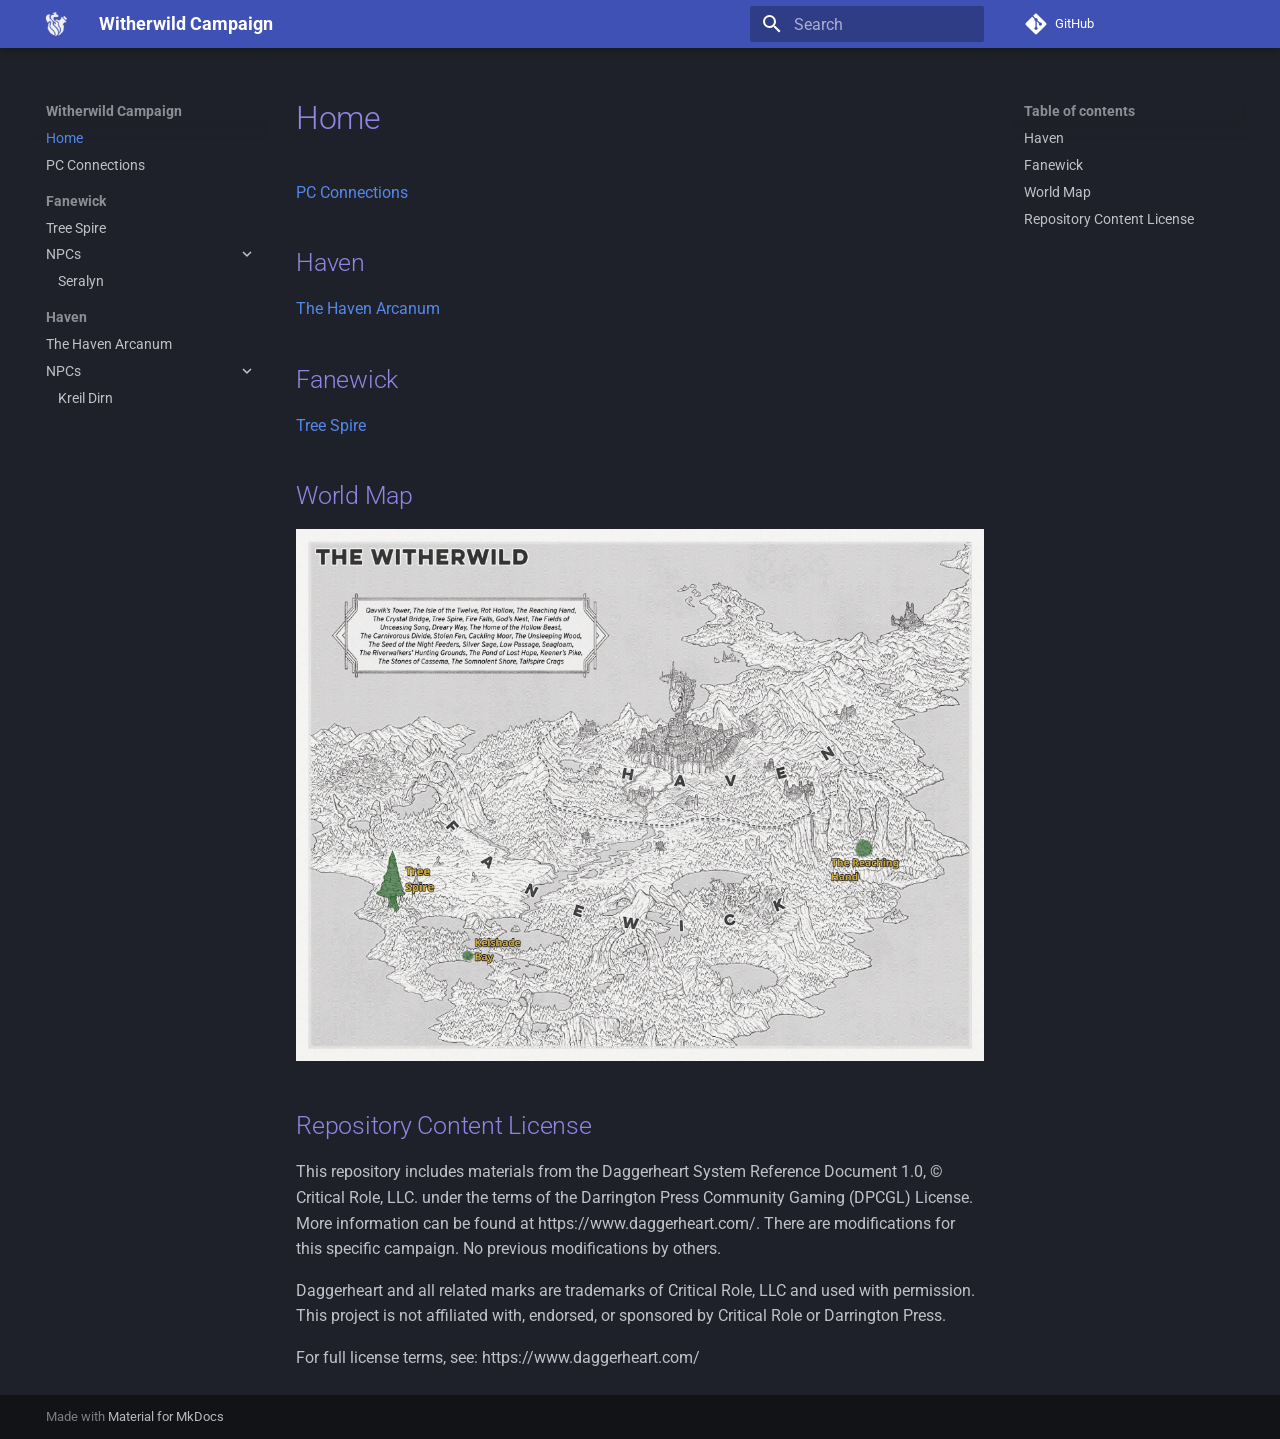
<file: index.html>
<!doctype html>
<html lang="en" class="no-js">
  <head>
    
      <meta charset="utf-8">
      <meta name="viewport" content="width=device-width,initial-scale=1">
      
      
      
        <link rel="canonical" href="https://derbal213.github.io/daggerheart-campaign/">
      
      
      
        <link rel="next" href="PC%20Connections/">
      
      
        
      
      
      <link rel="icon" href="favicon.png">
      <meta name="generator" content="mkdocs-1.6.1, mkdocs-material-9.7.0">
    
    
      
        <title>Witherwild Campaign</title>
      
    
    
      <link rel="stylesheet" href="assets/stylesheets/main.618322db.min.css">
      
        
        <link rel="stylesheet" href="assets/stylesheets/palette.ab4e12ef.min.css">
      
      


    
    
      
    
    
      
        
        
        <link rel="preconnect" href="https://fonts.gstatic.com" crossorigin>
        <link rel="stylesheet" href="https://fonts.googleapis.com/css?family=Roboto:300,300i,400,400i,700,700i%7CRoboto+Mono:400,400i,700,700i&display=fallback">
        <style>:root{--md-text-font:"Roboto";--md-code-font:"Roboto Mono"}</style>
      
    
    
      <link rel="stylesheet" href="css/print-site.css">
    
      <link rel="stylesheet" href="css/print-site-material.css">
    
      <link rel="stylesheet" href="extra.css">
    
    <script>__md_scope=new URL(".",location),__md_hash=e=>[...e].reduce(((e,_)=>(e<<5)-e+_.charCodeAt(0)),0),__md_get=(e,_=localStorage,t=__md_scope)=>JSON.parse(_.getItem(t.pathname+"."+e)),__md_set=(e,_,t=localStorage,a=__md_scope)=>{try{t.setItem(a.pathname+"."+e,JSON.stringify(_))}catch(e){}}</script>
    
      

    
    
  </head>
  
  
    
    
    
    
    
    <body dir="ltr" data-md-color-scheme="slate" data-md-color-primary="indigo" data-md-color-accent="indigo">
  
    
    <input class="md-toggle" data-md-toggle="drawer" type="checkbox" id="__drawer" autocomplete="off">
    <input class="md-toggle" data-md-toggle="search" type="checkbox" id="__search" autocomplete="off">
    <label class="md-overlay" for="__drawer"></label>
    <div data-md-component="skip">
      
        
        <a href="#home" class="md-skip">
          Skip to content
        </a>
      
    </div>
    <div data-md-component="announce">
      
    </div>
    
    
      

  

<header class="md-header md-header--shadow" data-md-component="header">
  <nav class="md-header__inner md-grid" aria-label="Header">
    <a href="." title="Witherwild Campaign" class="md-header__button md-logo" aria-label="Witherwild Campaign" data-md-component="logo">
      
  <img src="favicon.png" alt="logo">

    </a>
    <label class="md-header__button md-icon" for="__drawer">
      
      <svg xmlns="http://www.w3.org/2000/svg" viewBox="0 0 24 24"><path d="M3 6h18v2H3zm0 5h18v2H3zm0 5h18v2H3z"/></svg>
    </label>
    <div class="md-header__title" data-md-component="header-title">
      <div class="md-header__ellipsis">
        <div class="md-header__topic">
          <span class="md-ellipsis">
            Witherwild Campaign
          </span>
        </div>
        <div class="md-header__topic" data-md-component="header-topic">
          <span class="md-ellipsis">
            
              Home
            
          </span>
        </div>
      </div>
    </div>
    
      
    
    
    
    
      
      
        <label class="md-header__button md-icon" for="__search">
          
          <svg xmlns="http://www.w3.org/2000/svg" viewBox="0 0 24 24"><path d="M9.5 3A6.5 6.5 0 0 1 16 9.5c0 1.61-.59 3.09-1.56 4.23l.27.27h.79l5 5-1.5 1.5-5-5v-.79l-.27-.27A6.52 6.52 0 0 1 9.5 16 6.5 6.5 0 0 1 3 9.5 6.5 6.5 0 0 1 9.5 3m0 2C7 5 5 7 5 9.5S7 14 9.5 14 14 12 14 9.5 12 5 9.5 5"/></svg>
        </label>
        <div class="md-search" data-md-component="search" role="dialog">
  <label class="md-search__overlay" for="__search"></label>
  <div class="md-search__inner" role="search">
    <form class="md-search__form" name="search">
      <input type="text" class="md-search__input" name="query" aria-label="Search" placeholder="Search" autocapitalize="off" autocorrect="off" autocomplete="off" spellcheck="false" data-md-component="search-query" required>
      <label class="md-search__icon md-icon" for="__search">
        
        <svg xmlns="http://www.w3.org/2000/svg" viewBox="0 0 24 24"><path d="M9.5 3A6.5 6.5 0 0 1 16 9.5c0 1.61-.59 3.09-1.56 4.23l.27.27h.79l5 5-1.5 1.5-5-5v-.79l-.27-.27A6.52 6.52 0 0 1 9.5 16 6.5 6.5 0 0 1 3 9.5 6.5 6.5 0 0 1 9.5 3m0 2C7 5 5 7 5 9.5S7 14 9.5 14 14 12 14 9.5 12 5 9.5 5"/></svg>
        
        <svg xmlns="http://www.w3.org/2000/svg" viewBox="0 0 24 24"><path d="M20 11v2H8l5.5 5.5-1.42 1.42L4.16 12l7.92-7.92L13.5 5.5 8 11z"/></svg>
      </label>
      <nav class="md-search__options" aria-label="Search">
        
        <button type="reset" class="md-search__icon md-icon" title="Clear" aria-label="Clear" tabindex="-1">
          
          <svg xmlns="http://www.w3.org/2000/svg" viewBox="0 0 24 24"><path d="M19 6.41 17.59 5 12 10.59 6.41 5 5 6.41 10.59 12 5 17.59 6.41 19 12 13.41 17.59 19 19 17.59 13.41 12z"/></svg>
        </button>
      </nav>
      
    </form>
    <div class="md-search__output">
      <div class="md-search__scrollwrap" tabindex="0" data-md-scrollfix>
        <div class="md-search-result" data-md-component="search-result">
          <div class="md-search-result__meta">
            Initializing search
          </div>
          <ol class="md-search-result__list" role="presentation"></ol>
        </div>
      </div>
    </div>
  </div>
</div>
      
    
    
      <div class="md-header__source">
        <a href="https://github.com/derbal213/daggerheart-campaign" title="Go to repository" class="md-source" data-md-component="source">
  <div class="md-source__icon md-icon">
    
    <svg xmlns="http://www.w3.org/2000/svg" viewBox="0 0 448 512"><!--! Font Awesome Free 7.1.0 by @fontawesome - https://fontawesome.com License - https://fontawesome.com/license/free (Icons: CC BY 4.0, Fonts: SIL OFL 1.1, Code: MIT License) Copyright 2025 Fonticons, Inc.--><path d="M439.6 236.1 244 40.5c-5.4-5.5-12.8-8.5-20.4-8.5s-15 3-20.4 8.4L162.5 81l51.5 51.5c27.1-9.1 52.7 16.8 43.4 43.7l49.7 49.7c34.2-11.8 61.2 31 35.5 56.7-26.5 26.5-70.2-2.9-56-37.3L240.3 199v121.9c25.3 12.5 22.3 41.8 9.1 55-6.4 6.4-15.2 10.1-24.3 10.1s-17.8-3.6-24.3-10.1c-17.6-17.6-11.1-46.9 11.2-56v-123c-20.8-8.5-24.6-30.7-18.6-45L142.6 101 8.5 235.1C3 240.6 0 247.9 0 255.5s3 15 8.5 20.4l195.6 195.7c5.4 5.4 12.7 8.4 20.4 8.4s15-3 20.4-8.4l194.7-194.7c5.4-5.4 8.4-12.8 8.4-20.4s-3-15-8.4-20.4"/></svg>
  </div>
  <div class="md-source__repository">
    GitHub
  </div>
</a>
      </div>
    
  </nav>
  
</header>
    
    <div class="md-container" data-md-component="container">
      
      
        
          
        
      
      <main class="md-main" data-md-component="main">
        <div class="md-main__inner md-grid">
          
            
              
              <div class="md-sidebar md-sidebar--primary" data-md-component="sidebar" data-md-type="navigation" >
                <div class="md-sidebar__scrollwrap">
                  <div class="md-sidebar__inner">
                    



<nav class="md-nav md-nav--primary" aria-label="Navigation" data-md-level="0">
  <label class="md-nav__title" for="__drawer">
    <a href="." title="Witherwild Campaign" class="md-nav__button md-logo" aria-label="Witherwild Campaign" data-md-component="logo">
      
  <img src="favicon.png" alt="logo">

    </a>
    Witherwild Campaign
  </label>
  
    <div class="md-nav__source">
      <a href="https://github.com/derbal213/daggerheart-campaign" title="Go to repository" class="md-source" data-md-component="source">
  <div class="md-source__icon md-icon">
    
    <svg xmlns="http://www.w3.org/2000/svg" viewBox="0 0 448 512"><!--! Font Awesome Free 7.1.0 by @fontawesome - https://fontawesome.com License - https://fontawesome.com/license/free (Icons: CC BY 4.0, Fonts: SIL OFL 1.1, Code: MIT License) Copyright 2025 Fonticons, Inc.--><path d="M439.6 236.1 244 40.5c-5.4-5.5-12.8-8.5-20.4-8.5s-15 3-20.4 8.4L162.5 81l51.5 51.5c27.1-9.1 52.7 16.8 43.4 43.7l49.7 49.7c34.2-11.8 61.2 31 35.5 56.7-26.5 26.5-70.2-2.9-56-37.3L240.3 199v121.9c25.3 12.5 22.3 41.8 9.1 55-6.4 6.4-15.2 10.1-24.3 10.1s-17.8-3.6-24.3-10.1c-17.6-17.6-11.1-46.9 11.2-56v-123c-20.8-8.5-24.6-30.7-18.6-45L142.6 101 8.5 235.1C3 240.6 0 247.9 0 255.5s3 15 8.5 20.4l195.6 195.7c5.4 5.4 12.7 8.4 20.4 8.4s15-3 20.4-8.4l194.7-194.7c5.4-5.4 8.4-12.8 8.4-20.4s-3-15-8.4-20.4"/></svg>
  </div>
  <div class="md-source__repository">
    GitHub
  </div>
</a>
    </div>
  
  <ul class="md-nav__list" data-md-scrollfix>
    
      
      
  
  
    
  
  
  
    <li class="md-nav__item md-nav__item--active">
      
      <input class="md-nav__toggle md-toggle" type="checkbox" id="__toc">
      
      
        
      
      
        <label class="md-nav__link md-nav__link--active" for="__toc">
          
  
  
  <span class="md-ellipsis">
    
  
    Home
  

    
  </span>
  
  

          <span class="md-nav__icon md-icon"></span>
        </label>
      
      <a href="." class="md-nav__link md-nav__link--active">
        
  
  
  <span class="md-ellipsis">
    
  
    Home
  

    
  </span>
  
  

      </a>
      
        

<nav class="md-nav md-nav--secondary" aria-label="Table of contents">
  
  
  
    
  
  
    <label class="md-nav__title" for="__toc">
      <span class="md-nav__icon md-icon"></span>
      Table of contents
    </label>
    <ul class="md-nav__list" data-md-component="toc" data-md-scrollfix>
      
        <li class="md-nav__item">
  <a href="#haven" class="md-nav__link">
    <span class="md-ellipsis">
      
        Haven
      
    </span>
  </a>
  
</li>
      
        <li class="md-nav__item">
  <a href="#fanewick" class="md-nav__link">
    <span class="md-ellipsis">
      
        Fanewick
      
    </span>
  </a>
  
</li>
      
        <li class="md-nav__item">
  <a href="#world-map" class="md-nav__link">
    <span class="md-ellipsis">
      
        World Map
      
    </span>
  </a>
  
</li>
      
        <li class="md-nav__item">
  <a href="#repository-content-license" class="md-nav__link">
    <span class="md-ellipsis">
      
        Repository Content License
      
    </span>
  </a>
  
</li>
      
    </ul>
  
</nav>
      
    </li>
  

    
      
      
  
  
  
  
    <li class="md-nav__item">
      <a href="PC%20Connections/" class="md-nav__link">
        
  
  
  <span class="md-ellipsis">
    
  
    PC Connections
  

    
  </span>
  
  

      </a>
    </li>
  

    
      
      
  
  
  
  
    
    
    
    
      
        
        
      
    
    
    <li class="md-nav__item md-nav__item--section md-nav__item--nested">
      
        
        
          
        
        <input class="md-nav__toggle md-toggle md-toggle--indeterminate" type="checkbox" id="__nav_3" >
        
          
          <label class="md-nav__link" for="__nav_3" id="__nav_3_label" tabindex="">
            
  
  
  <span class="md-ellipsis">
    
  
    Fanewick
  

    
  </span>
  
  

            <span class="md-nav__icon md-icon"></span>
          </label>
        
        <nav class="md-nav" data-md-level="1" aria-labelledby="__nav_3_label" aria-expanded="false">
          <label class="md-nav__title" for="__nav_3">
            <span class="md-nav__icon md-icon"></span>
            
  
    Fanewick
  

          </label>
          <ul class="md-nav__list" data-md-scrollfix>
            
              
                
  
  
  
  
    <li class="md-nav__item">
      <a href="Fanewick/Tree%20Spire/" class="md-nav__link">
        
  
  
  <span class="md-ellipsis">
    
  
    Tree Spire
  

    
  </span>
  
  

      </a>
    </li>
  

              
            
              
                
  
  
  
  
    
    
    
    
      
    
    
    <li class="md-nav__item md-nav__item--nested">
      
        
        
          
        
        <input class="md-nav__toggle md-toggle md-toggle--indeterminate" type="checkbox" id="__nav_3_2" >
        
          
          <label class="md-nav__link" for="__nav_3_2" id="__nav_3_2_label" tabindex="0">
            
  
  
  <span class="md-ellipsis">
    
  
    NPCs
  

    
  </span>
  
  

            <span class="md-nav__icon md-icon"></span>
          </label>
        
        <nav class="md-nav" data-md-level="2" aria-labelledby="__nav_3_2_label" aria-expanded="false">
          <label class="md-nav__title" for="__nav_3_2">
            <span class="md-nav__icon md-icon"></span>
            
  
    NPCs
  

          </label>
          <ul class="md-nav__list" data-md-scrollfix>
            
              
                
  
  
  
  
    <li class="md-nav__item">
      <a href="Fanewick/NPCs/Seralyn/" class="md-nav__link">
        
  
  
  <span class="md-ellipsis">
    
  
    Seralyn
  

    
  </span>
  
  

      </a>
    </li>
  

              
            
          </ul>
        </nav>
      
    </li>
  

              
            
          </ul>
        </nav>
      
    </li>
  

    
      
      
  
  
  
  
    
    
    
    
      
        
        
      
    
    
    <li class="md-nav__item md-nav__item--section md-nav__item--nested">
      
        
        
          
        
        <input class="md-nav__toggle md-toggle md-toggle--indeterminate" type="checkbox" id="__nav_4" >
        
          
          <label class="md-nav__link" for="__nav_4" id="__nav_4_label" tabindex="">
            
  
  
  <span class="md-ellipsis">
    
  
    Haven
  

    
  </span>
  
  

            <span class="md-nav__icon md-icon"></span>
          </label>
        
        <nav class="md-nav" data-md-level="1" aria-labelledby="__nav_4_label" aria-expanded="false">
          <label class="md-nav__title" for="__nav_4">
            <span class="md-nav__icon md-icon"></span>
            
  
    Haven
  

          </label>
          <ul class="md-nav__list" data-md-scrollfix>
            
              
                
  
  
  
  
    <li class="md-nav__item">
      <a href="Haven/The%20Haven%20Arcanum/" class="md-nav__link">
        
  
  
  <span class="md-ellipsis">
    
  
    The Haven Arcanum
  

    
  </span>
  
  

      </a>
    </li>
  

              
            
              
                
  
  
  
  
    
    
    
    
      
    
    
    <li class="md-nav__item md-nav__item--nested">
      
        
        
          
        
        <input class="md-nav__toggle md-toggle md-toggle--indeterminate" type="checkbox" id="__nav_4_2" >
        
          
          <label class="md-nav__link" for="__nav_4_2" id="__nav_4_2_label" tabindex="0">
            
  
  
  <span class="md-ellipsis">
    
  
    NPCs
  

    
  </span>
  
  

            <span class="md-nav__icon md-icon"></span>
          </label>
        
        <nav class="md-nav" data-md-level="2" aria-labelledby="__nav_4_2_label" aria-expanded="false">
          <label class="md-nav__title" for="__nav_4_2">
            <span class="md-nav__icon md-icon"></span>
            
  
    NPCs
  

          </label>
          <ul class="md-nav__list" data-md-scrollfix>
            
              
                
  
  
  
  
    <li class="md-nav__item">
      <a href="Haven/NPCs/Kreil%20Dirn/" class="md-nav__link">
        
  
  
  <span class="md-ellipsis">
    
  
    Kreil Dirn
  

    
  </span>
  
  

      </a>
    </li>
  

              
            
          </ul>
        </nav>
      
    </li>
  

              
            
          </ul>
        </nav>
      
    </li>
  

    
  </ul>
</nav>
                  </div>
                </div>
              </div>
            
            
              
              <div class="md-sidebar md-sidebar--secondary" data-md-component="sidebar" data-md-type="toc" >
                <div class="md-sidebar__scrollwrap">
                  <div class="md-sidebar__inner">
                    

<nav class="md-nav md-nav--secondary" aria-label="Table of contents">
  
  
  
    
  
  
    <label class="md-nav__title" for="__toc">
      <span class="md-nav__icon md-icon"></span>
      Table of contents
    </label>
    <ul class="md-nav__list" data-md-component="toc" data-md-scrollfix>
      
        <li class="md-nav__item">
  <a href="#haven" class="md-nav__link">
    <span class="md-ellipsis">
      
        Haven
      
    </span>
  </a>
  
</li>
      
        <li class="md-nav__item">
  <a href="#fanewick" class="md-nav__link">
    <span class="md-ellipsis">
      
        Fanewick
      
    </span>
  </a>
  
</li>
      
        <li class="md-nav__item">
  <a href="#world-map" class="md-nav__link">
    <span class="md-ellipsis">
      
        World Map
      
    </span>
  </a>
  
</li>
      
        <li class="md-nav__item">
  <a href="#repository-content-license" class="md-nav__link">
    <span class="md-ellipsis">
      
        Repository Content License
      
    </span>
  </a>
  
</li>
      
    </ul>
  
</nav>
                  </div>
                </div>
              </div>
            
          
          
            <div class="md-content" data-md-component="content">
              
              <article class="md-content__inner md-typeset">
                
                  


  
  


<h1 id="home">Home</h1>
<p><a href="PC%20Connections/">PC Connections</a></p>
<h2 id="haven">Haven</h2>
<p><a href="Haven/The%20Haven%20Arcanum/">The Haven Arcanum</a></p>
<h2 id="fanewick">Fanewick</h2>
<p><a href="Fanewick/Tree%20Spire/">Tree Spire</a></p>
<h2 id="world-map">World Map</h2>
<p><img alt="TheWitherwild_Edit" src="images/TheWitherwild_Edit.webp" /></p>
<h2 id="repository-content-license">Repository Content License</h2>
<p>This repository includes materials from the Daggerheart System Reference Document 1.0, © Critical Role, LLC. under the terms of the Darrington Press Community Gaming (DPCGL) License. More information can be found at https://www.daggerheart.com/. There are modifications for this specific campaign. No previous modifications by others.</p>
<p>Daggerheart and all related marks are trademarks of Critical Role, LLC and used with permission. This project is not affiliated with, endorsed, or sponsored by Critical Role or Darrington Press.</p>
<p>For full license terms, see: https://www.daggerheart.com/</p>












                
              </article>
            </div>
          
          
<script>var target=document.getElementById(location.hash.slice(1));target&&target.name&&(target.checked=target.name.startsWith("__tabbed_"))</script>
        </div>
        
          <button type="button" class="md-top md-icon" data-md-component="top" hidden>
  
  <svg xmlns="http://www.w3.org/2000/svg" viewBox="0 0 24 24"><path d="M13 20h-2V8l-5.5 5.5-1.42-1.42L12 4.16l7.92 7.92-1.42 1.42L13 8z"/></svg>
  Back to top
</button>
        
      </main>
      
        <footer class="md-footer">
  
  <div class="md-footer-meta md-typeset">
    <div class="md-footer-meta__inner md-grid">
      <div class="md-copyright">
  
  
    Made with
    <a href="https://squidfunk.github.io/mkdocs-material/" target="_blank" rel="noopener">
      Material for MkDocs
    </a>
  
</div>
      
    </div>
  </div>
</footer>
      
    </div>
    <div class="md-dialog" data-md-component="dialog">
      <div class="md-dialog__inner md-typeset"></div>
    </div>
    
    
    
      
      
      <script id="__config" type="application/json">{"annotate": null, "base": ".", "features": ["navigation.sections", "navigation.expand", "navigation.top"], "search": "assets/javascripts/workers/search.7a47a382.min.js", "tags": null, "translations": {"clipboard.copied": "Copied to clipboard", "clipboard.copy": "Copy to clipboard", "search.result.more.one": "1 more on this page", "search.result.more.other": "# more on this page", "search.result.none": "No matching documents", "search.result.one": "1 matching document", "search.result.other": "# matching documents", "search.result.placeholder": "Type to start searching", "search.result.term.missing": "Missing", "select.version": "Select version"}, "version": null}</script>
    
    
      <script src="assets/javascripts/bundle.e71a0d61.min.js"></script>
      
        <script src="js/print-site.js"></script>
      
    
  </body>
</html>
</file>
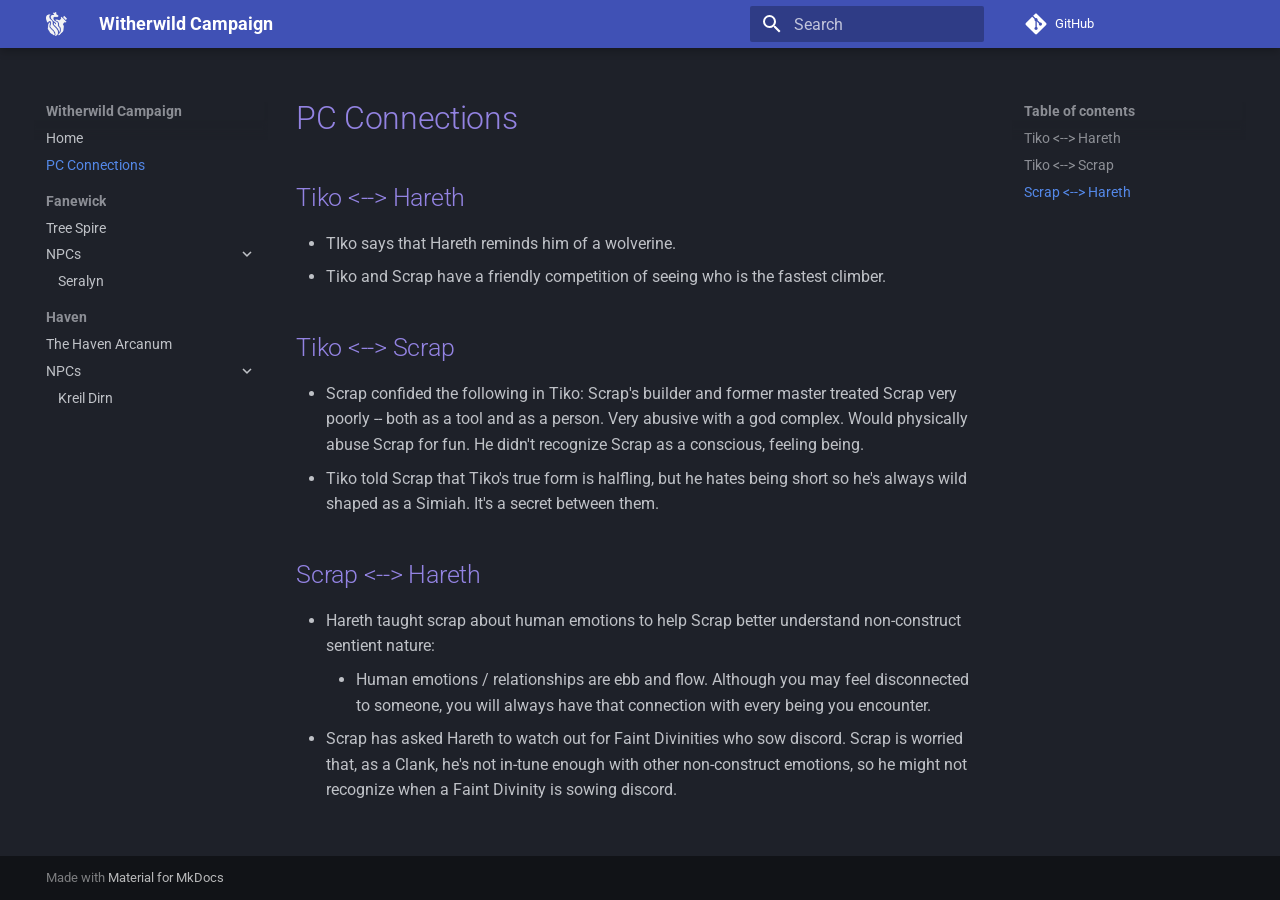
<file: PC Connections/index.html>
<!doctype html>
<html lang="en" class="no-js">
  <head>
    
      <meta charset="utf-8">
      <meta name="viewport" content="width=device-width,initial-scale=1">
      
      
      
        <link rel="canonical" href="https://derbal213.github.io/daggerheart-campaign/PC%20Connections/">
      
      
        <link rel="prev" href="..">
      
      
        <link rel="next" href="../Fanewick/Tree%20Spire/">
      
      
        
      
      
      <link rel="icon" href="../favicon.png">
      <meta name="generator" content="mkdocs-1.6.1, mkdocs-material-9.7.0">
    
    
      
        <title>PC Connections - Witherwild Campaign</title>
      
    
    
      <link rel="stylesheet" href="../assets/stylesheets/main.618322db.min.css">
      
        
        <link rel="stylesheet" href="../assets/stylesheets/palette.ab4e12ef.min.css">
      
      


    
    
      
    
    
      
        
        
        <link rel="preconnect" href="https://fonts.gstatic.com" crossorigin>
        <link rel="stylesheet" href="https://fonts.googleapis.com/css?family=Roboto:300,300i,400,400i,700,700i%7CRoboto+Mono:400,400i,700,700i&display=fallback">
        <style>:root{--md-text-font:"Roboto";--md-code-font:"Roboto Mono"}</style>
      
    
    
      <link rel="stylesheet" href="../css/print-site.css">
    
      <link rel="stylesheet" href="../css/print-site-material.css">
    
      <link rel="stylesheet" href="../extra.css">
    
    <script>__md_scope=new URL("..",location),__md_hash=e=>[...e].reduce(((e,_)=>(e<<5)-e+_.charCodeAt(0)),0),__md_get=(e,_=localStorage,t=__md_scope)=>JSON.parse(_.getItem(t.pathname+"."+e)),__md_set=(e,_,t=localStorage,a=__md_scope)=>{try{t.setItem(a.pathname+"."+e,JSON.stringify(_))}catch(e){}}</script>
    
      

    
    
  </head>
  
  
    
    
    
    
    
    <body dir="ltr" data-md-color-scheme="slate" data-md-color-primary="indigo" data-md-color-accent="indigo">
  
    
    <input class="md-toggle" data-md-toggle="drawer" type="checkbox" id="__drawer" autocomplete="off">
    <input class="md-toggle" data-md-toggle="search" type="checkbox" id="__search" autocomplete="off">
    <label class="md-overlay" for="__drawer"></label>
    <div data-md-component="skip">
      
        
        <a href="#tiko-hareth" class="md-skip">
          Skip to content
        </a>
      
    </div>
    <div data-md-component="announce">
      
    </div>
    
    
      

  

<header class="md-header md-header--shadow" data-md-component="header">
  <nav class="md-header__inner md-grid" aria-label="Header">
    <a href=".." title="Witherwild Campaign" class="md-header__button md-logo" aria-label="Witherwild Campaign" data-md-component="logo">
      
  <img src="../favicon.png" alt="logo">

    </a>
    <label class="md-header__button md-icon" for="__drawer">
      
      <svg xmlns="http://www.w3.org/2000/svg" viewBox="0 0 24 24"><path d="M3 6h18v2H3zm0 5h18v2H3zm0 5h18v2H3z"/></svg>
    </label>
    <div class="md-header__title" data-md-component="header-title">
      <div class="md-header__ellipsis">
        <div class="md-header__topic">
          <span class="md-ellipsis">
            Witherwild Campaign
          </span>
        </div>
        <div class="md-header__topic" data-md-component="header-topic">
          <span class="md-ellipsis">
            
              PC Connections
            
          </span>
        </div>
      </div>
    </div>
    
      
    
    
    
    
      
      
        <label class="md-header__button md-icon" for="__search">
          
          <svg xmlns="http://www.w3.org/2000/svg" viewBox="0 0 24 24"><path d="M9.5 3A6.5 6.5 0 0 1 16 9.5c0 1.61-.59 3.09-1.56 4.23l.27.27h.79l5 5-1.5 1.5-5-5v-.79l-.27-.27A6.52 6.52 0 0 1 9.5 16 6.5 6.5 0 0 1 3 9.5 6.5 6.5 0 0 1 9.5 3m0 2C7 5 5 7 5 9.5S7 14 9.5 14 14 12 14 9.5 12 5 9.5 5"/></svg>
        </label>
        <div class="md-search" data-md-component="search" role="dialog">
  <label class="md-search__overlay" for="__search"></label>
  <div class="md-search__inner" role="search">
    <form class="md-search__form" name="search">
      <input type="text" class="md-search__input" name="query" aria-label="Search" placeholder="Search" autocapitalize="off" autocorrect="off" autocomplete="off" spellcheck="false" data-md-component="search-query" required>
      <label class="md-search__icon md-icon" for="__search">
        
        <svg xmlns="http://www.w3.org/2000/svg" viewBox="0 0 24 24"><path d="M9.5 3A6.5 6.5 0 0 1 16 9.5c0 1.61-.59 3.09-1.56 4.23l.27.27h.79l5 5-1.5 1.5-5-5v-.79l-.27-.27A6.52 6.52 0 0 1 9.5 16 6.5 6.5 0 0 1 3 9.5 6.5 6.5 0 0 1 9.5 3m0 2C7 5 5 7 5 9.5S7 14 9.5 14 14 12 14 9.5 12 5 9.5 5"/></svg>
        
        <svg xmlns="http://www.w3.org/2000/svg" viewBox="0 0 24 24"><path d="M20 11v2H8l5.5 5.5-1.42 1.42L4.16 12l7.92-7.92L13.5 5.5 8 11z"/></svg>
      </label>
      <nav class="md-search__options" aria-label="Search">
        
        <button type="reset" class="md-search__icon md-icon" title="Clear" aria-label="Clear" tabindex="-1">
          
          <svg xmlns="http://www.w3.org/2000/svg" viewBox="0 0 24 24"><path d="M19 6.41 17.59 5 12 10.59 6.41 5 5 6.41 10.59 12 5 17.59 6.41 19 12 13.41 17.59 19 19 17.59 13.41 12z"/></svg>
        </button>
      </nav>
      
    </form>
    <div class="md-search__output">
      <div class="md-search__scrollwrap" tabindex="0" data-md-scrollfix>
        <div class="md-search-result" data-md-component="search-result">
          <div class="md-search-result__meta">
            Initializing search
          </div>
          <ol class="md-search-result__list" role="presentation"></ol>
        </div>
      </div>
    </div>
  </div>
</div>
      
    
    
      <div class="md-header__source">
        <a href="https://github.com/derbal213/daggerheart-campaign" title="Go to repository" class="md-source" data-md-component="source">
  <div class="md-source__icon md-icon">
    
    <svg xmlns="http://www.w3.org/2000/svg" viewBox="0 0 448 512"><!--! Font Awesome Free 7.1.0 by @fontawesome - https://fontawesome.com License - https://fontawesome.com/license/free (Icons: CC BY 4.0, Fonts: SIL OFL 1.1, Code: MIT License) Copyright 2025 Fonticons, Inc.--><path d="M439.6 236.1 244 40.5c-5.4-5.5-12.8-8.5-20.4-8.5s-15 3-20.4 8.4L162.5 81l51.5 51.5c27.1-9.1 52.7 16.8 43.4 43.7l49.7 49.7c34.2-11.8 61.2 31 35.5 56.7-26.5 26.5-70.2-2.9-56-37.3L240.3 199v121.9c25.3 12.5 22.3 41.8 9.1 55-6.4 6.4-15.2 10.1-24.3 10.1s-17.8-3.6-24.3-10.1c-17.6-17.6-11.1-46.9 11.2-56v-123c-20.8-8.5-24.6-30.7-18.6-45L142.6 101 8.5 235.1C3 240.6 0 247.9 0 255.5s3 15 8.5 20.4l195.6 195.7c5.4 5.4 12.7 8.4 20.4 8.4s15-3 20.4-8.4l194.7-194.7c5.4-5.4 8.4-12.8 8.4-20.4s-3-15-8.4-20.4"/></svg>
  </div>
  <div class="md-source__repository">
    GitHub
  </div>
</a>
      </div>
    
  </nav>
  
</header>
    
    <div class="md-container" data-md-component="container">
      
      
        
          
        
      
      <main class="md-main" data-md-component="main">
        <div class="md-main__inner md-grid">
          
            
              
              <div class="md-sidebar md-sidebar--primary" data-md-component="sidebar" data-md-type="navigation" >
                <div class="md-sidebar__scrollwrap">
                  <div class="md-sidebar__inner">
                    



<nav class="md-nav md-nav--primary" aria-label="Navigation" data-md-level="0">
  <label class="md-nav__title" for="__drawer">
    <a href=".." title="Witherwild Campaign" class="md-nav__button md-logo" aria-label="Witherwild Campaign" data-md-component="logo">
      
  <img src="../favicon.png" alt="logo">

    </a>
    Witherwild Campaign
  </label>
  
    <div class="md-nav__source">
      <a href="https://github.com/derbal213/daggerheart-campaign" title="Go to repository" class="md-source" data-md-component="source">
  <div class="md-source__icon md-icon">
    
    <svg xmlns="http://www.w3.org/2000/svg" viewBox="0 0 448 512"><!--! Font Awesome Free 7.1.0 by @fontawesome - https://fontawesome.com License - https://fontawesome.com/license/free (Icons: CC BY 4.0, Fonts: SIL OFL 1.1, Code: MIT License) Copyright 2025 Fonticons, Inc.--><path d="M439.6 236.1 244 40.5c-5.4-5.5-12.8-8.5-20.4-8.5s-15 3-20.4 8.4L162.5 81l51.5 51.5c27.1-9.1 52.7 16.8 43.4 43.7l49.7 49.7c34.2-11.8 61.2 31 35.5 56.7-26.5 26.5-70.2-2.9-56-37.3L240.3 199v121.9c25.3 12.5 22.3 41.8 9.1 55-6.4 6.4-15.2 10.1-24.3 10.1s-17.8-3.6-24.3-10.1c-17.6-17.6-11.1-46.9 11.2-56v-123c-20.8-8.5-24.6-30.7-18.6-45L142.6 101 8.5 235.1C3 240.6 0 247.9 0 255.5s3 15 8.5 20.4l195.6 195.7c5.4 5.4 12.7 8.4 20.4 8.4s15-3 20.4-8.4l194.7-194.7c5.4-5.4 8.4-12.8 8.4-20.4s-3-15-8.4-20.4"/></svg>
  </div>
  <div class="md-source__repository">
    GitHub
  </div>
</a>
    </div>
  
  <ul class="md-nav__list" data-md-scrollfix>
    
      
      
  
  
  
  
    <li class="md-nav__item">
      <a href=".." class="md-nav__link">
        
  
  
  <span class="md-ellipsis">
    
  
    Home
  

    
  </span>
  
  

      </a>
    </li>
  

    
      
      
  
  
    
  
  
  
    <li class="md-nav__item md-nav__item--active">
      
      <input class="md-nav__toggle md-toggle" type="checkbox" id="__toc">
      
      
      
        <label class="md-nav__link md-nav__link--active" for="__toc">
          
  
  
  <span class="md-ellipsis">
    
  
    PC Connections
  

    
  </span>
  
  

          <span class="md-nav__icon md-icon"></span>
        </label>
      
      <a href="./" class="md-nav__link md-nav__link--active">
        
  
  
  <span class="md-ellipsis">
    
  
    PC Connections
  

    
  </span>
  
  

      </a>
      
        

<nav class="md-nav md-nav--secondary" aria-label="Table of contents">
  
  
  
  
    <label class="md-nav__title" for="__toc">
      <span class="md-nav__icon md-icon"></span>
      Table of contents
    </label>
    <ul class="md-nav__list" data-md-component="toc" data-md-scrollfix>
      
        <li class="md-nav__item">
  <a href="#tiko-hareth" class="md-nav__link">
    <span class="md-ellipsis">
      
        Tiko &lt;--&gt; Hareth
      
    </span>
  </a>
  
</li>
      
        <li class="md-nav__item">
  <a href="#tiko-scrap" class="md-nav__link">
    <span class="md-ellipsis">
      
        Tiko &lt;--&gt; Scrap
      
    </span>
  </a>
  
</li>
      
        <li class="md-nav__item">
  <a href="#scrap-hareth" class="md-nav__link">
    <span class="md-ellipsis">
      
        Scrap &lt;--&gt; Hareth
      
    </span>
  </a>
  
</li>
      
    </ul>
  
</nav>
      
    </li>
  

    
      
      
  
  
  
  
    
    
    
    
      
        
        
      
    
    
    <li class="md-nav__item md-nav__item--section md-nav__item--nested">
      
        
        
          
        
        <input class="md-nav__toggle md-toggle md-toggle--indeterminate" type="checkbox" id="__nav_3" >
        
          
          <label class="md-nav__link" for="__nav_3" id="__nav_3_label" tabindex="">
            
  
  
  <span class="md-ellipsis">
    
  
    Fanewick
  

    
  </span>
  
  

            <span class="md-nav__icon md-icon"></span>
          </label>
        
        <nav class="md-nav" data-md-level="1" aria-labelledby="__nav_3_label" aria-expanded="false">
          <label class="md-nav__title" for="__nav_3">
            <span class="md-nav__icon md-icon"></span>
            
  
    Fanewick
  

          </label>
          <ul class="md-nav__list" data-md-scrollfix>
            
              
                
  
  
  
  
    <li class="md-nav__item">
      <a href="../Fanewick/Tree%20Spire/" class="md-nav__link">
        
  
  
  <span class="md-ellipsis">
    
  
    Tree Spire
  

    
  </span>
  
  

      </a>
    </li>
  

              
            
              
                
  
  
  
  
    
    
    
    
      
    
    
    <li class="md-nav__item md-nav__item--nested">
      
        
        
          
        
        <input class="md-nav__toggle md-toggle md-toggle--indeterminate" type="checkbox" id="__nav_3_2" >
        
          
          <label class="md-nav__link" for="__nav_3_2" id="__nav_3_2_label" tabindex="0">
            
  
  
  <span class="md-ellipsis">
    
  
    NPCs
  

    
  </span>
  
  

            <span class="md-nav__icon md-icon"></span>
          </label>
        
        <nav class="md-nav" data-md-level="2" aria-labelledby="__nav_3_2_label" aria-expanded="false">
          <label class="md-nav__title" for="__nav_3_2">
            <span class="md-nav__icon md-icon"></span>
            
  
    NPCs
  

          </label>
          <ul class="md-nav__list" data-md-scrollfix>
            
              
                
  
  
  
  
    <li class="md-nav__item">
      <a href="../Fanewick/NPCs/Seralyn/" class="md-nav__link">
        
  
  
  <span class="md-ellipsis">
    
  
    Seralyn
  

    
  </span>
  
  

      </a>
    </li>
  

              
            
          </ul>
        </nav>
      
    </li>
  

              
            
          </ul>
        </nav>
      
    </li>
  

    
      
      
  
  
  
  
    
    
    
    
      
        
        
      
    
    
    <li class="md-nav__item md-nav__item--section md-nav__item--nested">
      
        
        
          
        
        <input class="md-nav__toggle md-toggle md-toggle--indeterminate" type="checkbox" id="__nav_4" >
        
          
          <label class="md-nav__link" for="__nav_4" id="__nav_4_label" tabindex="">
            
  
  
  <span class="md-ellipsis">
    
  
    Haven
  

    
  </span>
  
  

            <span class="md-nav__icon md-icon"></span>
          </label>
        
        <nav class="md-nav" data-md-level="1" aria-labelledby="__nav_4_label" aria-expanded="false">
          <label class="md-nav__title" for="__nav_4">
            <span class="md-nav__icon md-icon"></span>
            
  
    Haven
  

          </label>
          <ul class="md-nav__list" data-md-scrollfix>
            
              
                
  
  
  
  
    <li class="md-nav__item">
      <a href="../Haven/The%20Haven%20Arcanum/" class="md-nav__link">
        
  
  
  <span class="md-ellipsis">
    
  
    The Haven Arcanum
  

    
  </span>
  
  

      </a>
    </li>
  

              
            
              
                
  
  
  
  
    
    
    
    
      
    
    
    <li class="md-nav__item md-nav__item--nested">
      
        
        
          
        
        <input class="md-nav__toggle md-toggle md-toggle--indeterminate" type="checkbox" id="__nav_4_2" >
        
          
          <label class="md-nav__link" for="__nav_4_2" id="__nav_4_2_label" tabindex="0">
            
  
  
  <span class="md-ellipsis">
    
  
    NPCs
  

    
  </span>
  
  

            <span class="md-nav__icon md-icon"></span>
          </label>
        
        <nav class="md-nav" data-md-level="2" aria-labelledby="__nav_4_2_label" aria-expanded="false">
          <label class="md-nav__title" for="__nav_4_2">
            <span class="md-nav__icon md-icon"></span>
            
  
    NPCs
  

          </label>
          <ul class="md-nav__list" data-md-scrollfix>
            
              
                
  
  
  
  
    <li class="md-nav__item">
      <a href="../Haven/NPCs/Kreil%20Dirn/" class="md-nav__link">
        
  
  
  <span class="md-ellipsis">
    
  
    Kreil Dirn
  

    
  </span>
  
  

      </a>
    </li>
  

              
            
          </ul>
        </nav>
      
    </li>
  

              
            
          </ul>
        </nav>
      
    </li>
  

    
  </ul>
</nav>
                  </div>
                </div>
              </div>
            
            
              
              <div class="md-sidebar md-sidebar--secondary" data-md-component="sidebar" data-md-type="toc" >
                <div class="md-sidebar__scrollwrap">
                  <div class="md-sidebar__inner">
                    

<nav class="md-nav md-nav--secondary" aria-label="Table of contents">
  
  
  
  
    <label class="md-nav__title" for="__toc">
      <span class="md-nav__icon md-icon"></span>
      Table of contents
    </label>
    <ul class="md-nav__list" data-md-component="toc" data-md-scrollfix>
      
        <li class="md-nav__item">
  <a href="#tiko-hareth" class="md-nav__link">
    <span class="md-ellipsis">
      
        Tiko &lt;--&gt; Hareth
      
    </span>
  </a>
  
</li>
      
        <li class="md-nav__item">
  <a href="#tiko-scrap" class="md-nav__link">
    <span class="md-ellipsis">
      
        Tiko &lt;--&gt; Scrap
      
    </span>
  </a>
  
</li>
      
        <li class="md-nav__item">
  <a href="#scrap-hareth" class="md-nav__link">
    <span class="md-ellipsis">
      
        Scrap &lt;--&gt; Hareth
      
    </span>
  </a>
  
</li>
      
    </ul>
  
</nav>
                  </div>
                </div>
              </div>
            
          
          
            <div class="md-content" data-md-component="content">
              
              <article class="md-content__inner md-typeset">
                
                  


  
  


  <h1>PC Connections</h1>

<h2 id="tiko-hareth">Tiko &lt;--&gt; Hareth</h2>
<ul>
<li>TIko says that Hareth reminds him of a wolverine.</li>
<li>Tiko and Scrap have a friendly competition of seeing who is the fastest climber.</li>
</ul>
<h2 id="tiko-scrap">Tiko &lt;--&gt; Scrap</h2>
<ul>
<li>Scrap confided the following in Tiko: Scrap's builder and former master treated Scrap very poorly -- both as a tool and as a person. Very abusive with a god complex. Would physically abuse Scrap for fun. He didn't recognize Scrap as a conscious, feeling being.</li>
<li>Tiko told Scrap that Tiko's true form is halfling, but he hates being short so he's always wild shaped as a Simiah. It's a secret between them.</li>
</ul>
<h2 id="scrap-hareth">Scrap &lt;--&gt; Hareth</h2>
<ul>
<li>Hareth taught scrap about human emotions to help Scrap better understand non-construct sentient nature:<ul>
<li>Human emotions / relationships are ebb and flow. Although you may feel disconnected to someone, you will always have that connection with every being you encounter.</li>
</ul>
</li>
<li>Scrap has asked Hareth to watch out for Faint Divinities who sow discord. Scrap is worried that, as a Clank, he's not in-tune enough with other non-construct emotions, so he might not recognize when a Faint Divinity is sowing discord. </li>
</ul>












                
              </article>
            </div>
          
          
<script>var target=document.getElementById(location.hash.slice(1));target&&target.name&&(target.checked=target.name.startsWith("__tabbed_"))</script>
        </div>
        
          <button type="button" class="md-top md-icon" data-md-component="top" hidden>
  
  <svg xmlns="http://www.w3.org/2000/svg" viewBox="0 0 24 24"><path d="M13 20h-2V8l-5.5 5.5-1.42-1.42L12 4.16l7.92 7.92-1.42 1.42L13 8z"/></svg>
  Back to top
</button>
        
      </main>
      
        <footer class="md-footer">
  
  <div class="md-footer-meta md-typeset">
    <div class="md-footer-meta__inner md-grid">
      <div class="md-copyright">
  
  
    Made with
    <a href="https://squidfunk.github.io/mkdocs-material/" target="_blank" rel="noopener">
      Material for MkDocs
    </a>
  
</div>
      
    </div>
  </div>
</footer>
      
    </div>
    <div class="md-dialog" data-md-component="dialog">
      <div class="md-dialog__inner md-typeset"></div>
    </div>
    
    
    
      
      
      <script id="__config" type="application/json">{"annotate": null, "base": "..", "features": ["navigation.sections", "navigation.expand", "navigation.top"], "search": "../assets/javascripts/workers/search.7a47a382.min.js", "tags": null, "translations": {"clipboard.copied": "Copied to clipboard", "clipboard.copy": "Copy to clipboard", "search.result.more.one": "1 more on this page", "search.result.more.other": "# more on this page", "search.result.none": "No matching documents", "search.result.one": "1 matching document", "search.result.other": "# matching documents", "search.result.placeholder": "Type to start searching", "search.result.term.missing": "Missing", "select.version": "Select version"}, "version": null}</script>
    
    
      <script src="../assets/javascripts/bundle.e71a0d61.min.js"></script>
      
        <script src="../js/print-site.js"></script>
      
    
  </body>
</html>
</file>
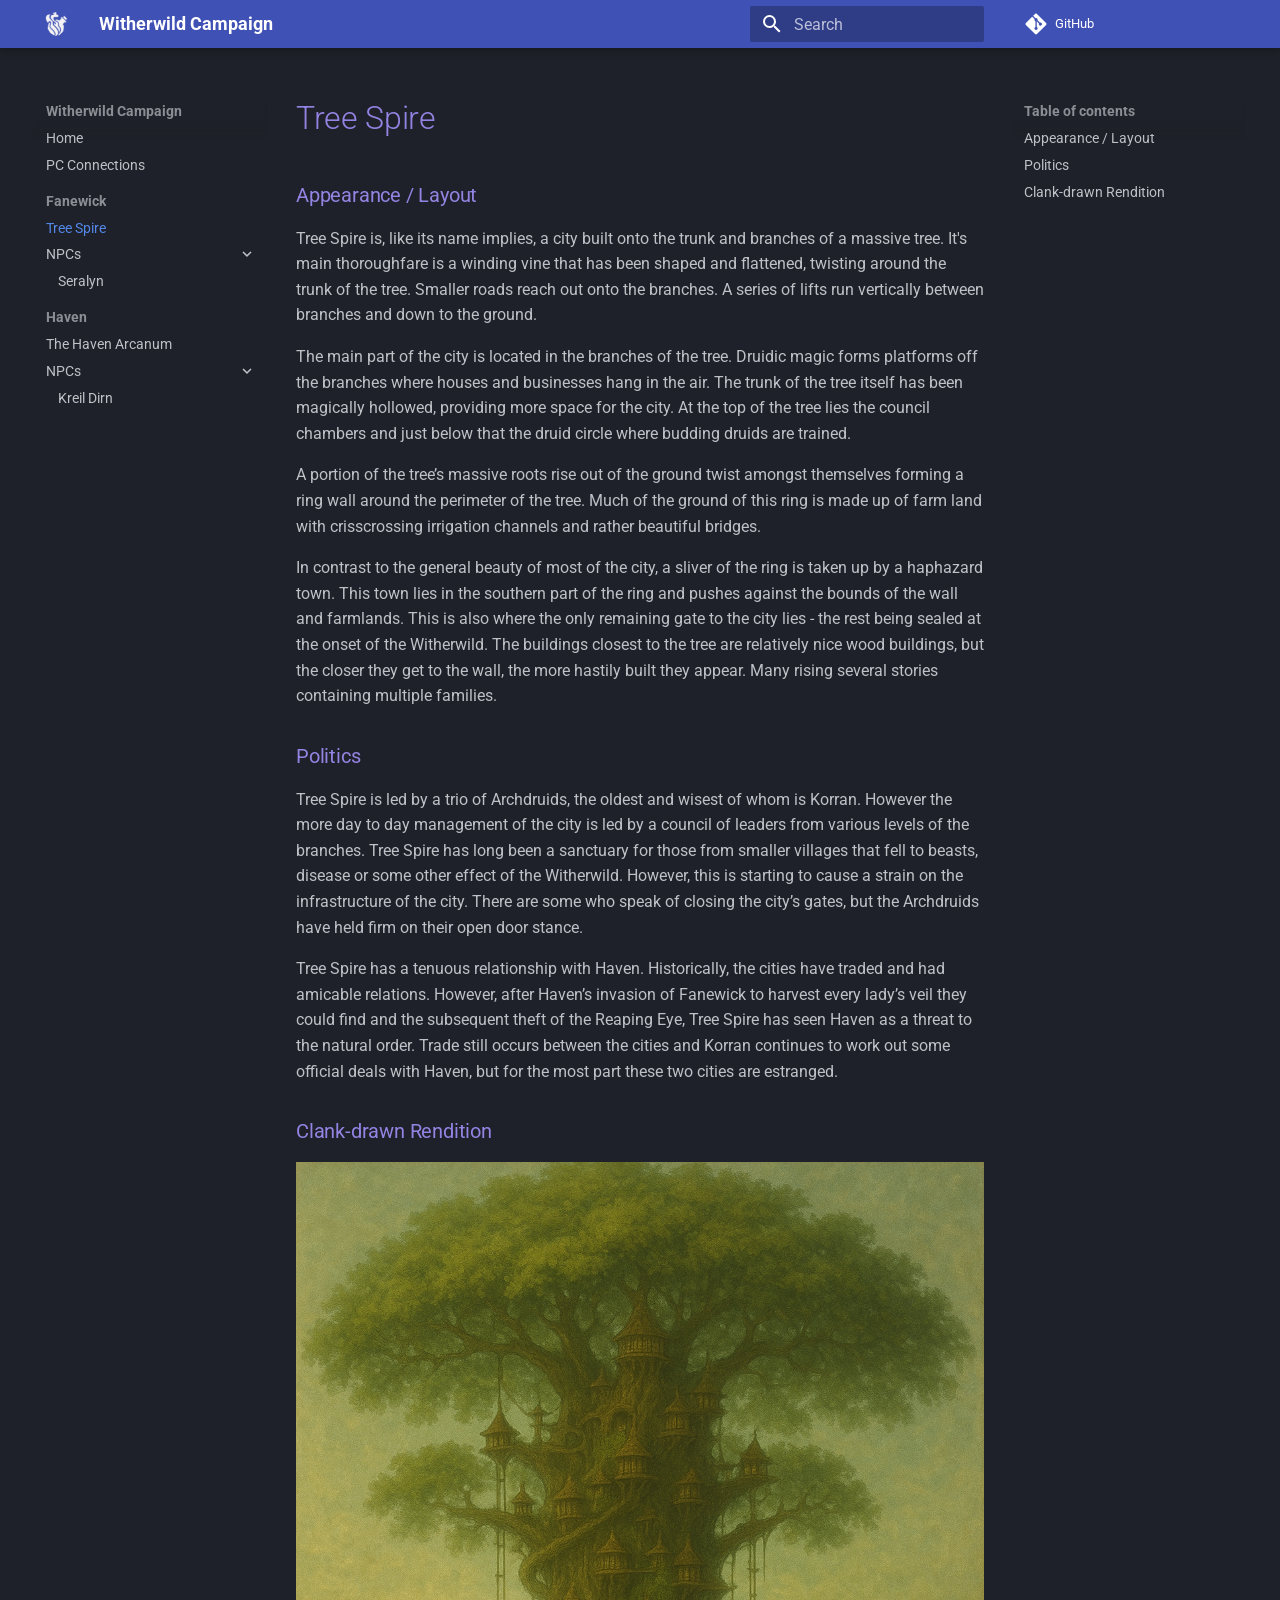
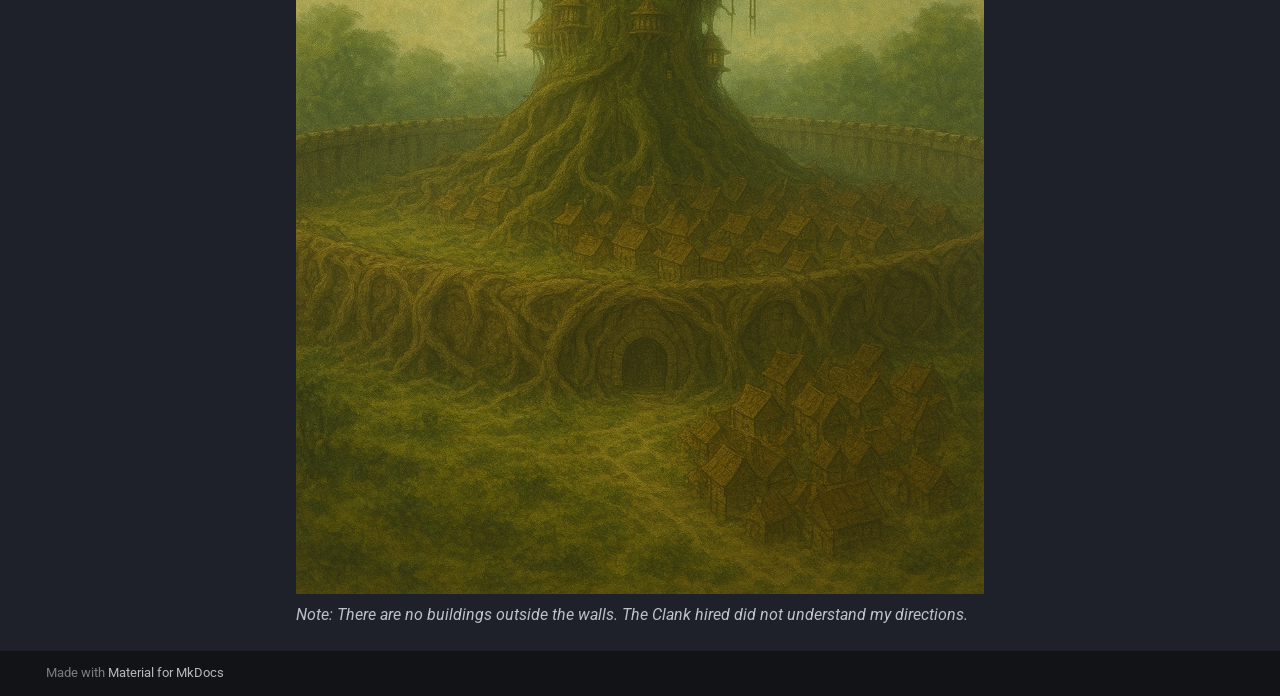
<file: Fanewick/Tree Spire/index.html>
<!doctype html>
<html lang="en" class="no-js">
  <head>
    
      <meta charset="utf-8">
      <meta name="viewport" content="width=device-width,initial-scale=1">
      
      
      
        <link rel="canonical" href="https://derbal213.github.io/daggerheart-campaign/Fanewick/Tree%20Spire/">
      
      
        <link rel="prev" href="../../PC%20Connections/">
      
      
        <link rel="next" href="../NPCs/Seralyn/">
      
      
        
      
      
      <link rel="icon" href="../../favicon.png">
      <meta name="generator" content="mkdocs-1.6.1, mkdocs-material-9.7.0">
    
    
      
        <title>Tree Spire - Witherwild Campaign</title>
      
    
    
      <link rel="stylesheet" href="../../assets/stylesheets/main.618322db.min.css">
      
        
        <link rel="stylesheet" href="../../assets/stylesheets/palette.ab4e12ef.min.css">
      
      


    
    
      
    
    
      
        
        
        <link rel="preconnect" href="https://fonts.gstatic.com" crossorigin>
        <link rel="stylesheet" href="https://fonts.googleapis.com/css?family=Roboto:300,300i,400,400i,700,700i%7CRoboto+Mono:400,400i,700,700i&display=fallback">
        <style>:root{--md-text-font:"Roboto";--md-code-font:"Roboto Mono"}</style>
      
    
    
      <link rel="stylesheet" href="../../css/print-site.css">
    
      <link rel="stylesheet" href="../../css/print-site-material.css">
    
      <link rel="stylesheet" href="../../extra.css">
    
    <script>__md_scope=new URL("../..",location),__md_hash=e=>[...e].reduce(((e,_)=>(e<<5)-e+_.charCodeAt(0)),0),__md_get=(e,_=localStorage,t=__md_scope)=>JSON.parse(_.getItem(t.pathname+"."+e)),__md_set=(e,_,t=localStorage,a=__md_scope)=>{try{t.setItem(a.pathname+"."+e,JSON.stringify(_))}catch(e){}}</script>
    
      

    
    
  </head>
  
  
    
    
    
    
    
    <body dir="ltr" data-md-color-scheme="slate" data-md-color-primary="indigo" data-md-color-accent="indigo">
  
    
    <input class="md-toggle" data-md-toggle="drawer" type="checkbox" id="__drawer" autocomplete="off">
    <input class="md-toggle" data-md-toggle="search" type="checkbox" id="__search" autocomplete="off">
    <label class="md-overlay" for="__drawer"></label>
    <div data-md-component="skip">
      
        
        <a href="#appearance-layout" class="md-skip">
          Skip to content
        </a>
      
    </div>
    <div data-md-component="announce">
      
    </div>
    
    
      

  

<header class="md-header md-header--shadow" data-md-component="header">
  <nav class="md-header__inner md-grid" aria-label="Header">
    <a href="../.." title="Witherwild Campaign" class="md-header__button md-logo" aria-label="Witherwild Campaign" data-md-component="logo">
      
  <img src="../../favicon.png" alt="logo">

    </a>
    <label class="md-header__button md-icon" for="__drawer">
      
      <svg xmlns="http://www.w3.org/2000/svg" viewBox="0 0 24 24"><path d="M3 6h18v2H3zm0 5h18v2H3zm0 5h18v2H3z"/></svg>
    </label>
    <div class="md-header__title" data-md-component="header-title">
      <div class="md-header__ellipsis">
        <div class="md-header__topic">
          <span class="md-ellipsis">
            Witherwild Campaign
          </span>
        </div>
        <div class="md-header__topic" data-md-component="header-topic">
          <span class="md-ellipsis">
            
              Tree Spire
            
          </span>
        </div>
      </div>
    </div>
    
      
    
    
    
    
      
      
        <label class="md-header__button md-icon" for="__search">
          
          <svg xmlns="http://www.w3.org/2000/svg" viewBox="0 0 24 24"><path d="M9.5 3A6.5 6.5 0 0 1 16 9.5c0 1.61-.59 3.09-1.56 4.23l.27.27h.79l5 5-1.5 1.5-5-5v-.79l-.27-.27A6.52 6.52 0 0 1 9.5 16 6.5 6.5 0 0 1 3 9.5 6.5 6.5 0 0 1 9.5 3m0 2C7 5 5 7 5 9.5S7 14 9.5 14 14 12 14 9.5 12 5 9.5 5"/></svg>
        </label>
        <div class="md-search" data-md-component="search" role="dialog">
  <label class="md-search__overlay" for="__search"></label>
  <div class="md-search__inner" role="search">
    <form class="md-search__form" name="search">
      <input type="text" class="md-search__input" name="query" aria-label="Search" placeholder="Search" autocapitalize="off" autocorrect="off" autocomplete="off" spellcheck="false" data-md-component="search-query" required>
      <label class="md-search__icon md-icon" for="__search">
        
        <svg xmlns="http://www.w3.org/2000/svg" viewBox="0 0 24 24"><path d="M9.5 3A6.5 6.5 0 0 1 16 9.5c0 1.61-.59 3.09-1.56 4.23l.27.27h.79l5 5-1.5 1.5-5-5v-.79l-.27-.27A6.52 6.52 0 0 1 9.5 16 6.5 6.5 0 0 1 3 9.5 6.5 6.5 0 0 1 9.5 3m0 2C7 5 5 7 5 9.5S7 14 9.5 14 14 12 14 9.5 12 5 9.5 5"/></svg>
        
        <svg xmlns="http://www.w3.org/2000/svg" viewBox="0 0 24 24"><path d="M20 11v2H8l5.5 5.5-1.42 1.42L4.16 12l7.92-7.92L13.5 5.5 8 11z"/></svg>
      </label>
      <nav class="md-search__options" aria-label="Search">
        
        <button type="reset" class="md-search__icon md-icon" title="Clear" aria-label="Clear" tabindex="-1">
          
          <svg xmlns="http://www.w3.org/2000/svg" viewBox="0 0 24 24"><path d="M19 6.41 17.59 5 12 10.59 6.41 5 5 6.41 10.59 12 5 17.59 6.41 19 12 13.41 17.59 19 19 17.59 13.41 12z"/></svg>
        </button>
      </nav>
      
    </form>
    <div class="md-search__output">
      <div class="md-search__scrollwrap" tabindex="0" data-md-scrollfix>
        <div class="md-search-result" data-md-component="search-result">
          <div class="md-search-result__meta">
            Initializing search
          </div>
          <ol class="md-search-result__list" role="presentation"></ol>
        </div>
      </div>
    </div>
  </div>
</div>
      
    
    
      <div class="md-header__source">
        <a href="https://github.com/derbal213/daggerheart-campaign" title="Go to repository" class="md-source" data-md-component="source">
  <div class="md-source__icon md-icon">
    
    <svg xmlns="http://www.w3.org/2000/svg" viewBox="0 0 448 512"><!--! Font Awesome Free 7.1.0 by @fontawesome - https://fontawesome.com License - https://fontawesome.com/license/free (Icons: CC BY 4.0, Fonts: SIL OFL 1.1, Code: MIT License) Copyright 2025 Fonticons, Inc.--><path d="M439.6 236.1 244 40.5c-5.4-5.5-12.8-8.5-20.4-8.5s-15 3-20.4 8.4L162.5 81l51.5 51.5c27.1-9.1 52.7 16.8 43.4 43.7l49.7 49.7c34.2-11.8 61.2 31 35.5 56.7-26.5 26.5-70.2-2.9-56-37.3L240.3 199v121.9c25.3 12.5 22.3 41.8 9.1 55-6.4 6.4-15.2 10.1-24.3 10.1s-17.8-3.6-24.3-10.1c-17.6-17.6-11.1-46.9 11.2-56v-123c-20.8-8.5-24.6-30.7-18.6-45L142.6 101 8.5 235.1C3 240.6 0 247.9 0 255.5s3 15 8.5 20.4l195.6 195.7c5.4 5.4 12.7 8.4 20.4 8.4s15-3 20.4-8.4l194.7-194.7c5.4-5.4 8.4-12.8 8.4-20.4s-3-15-8.4-20.4"/></svg>
  </div>
  <div class="md-source__repository">
    GitHub
  </div>
</a>
      </div>
    
  </nav>
  
</header>
    
    <div class="md-container" data-md-component="container">
      
      
        
          
        
      
      <main class="md-main" data-md-component="main">
        <div class="md-main__inner md-grid">
          
            
              
              <div class="md-sidebar md-sidebar--primary" data-md-component="sidebar" data-md-type="navigation" >
                <div class="md-sidebar__scrollwrap">
                  <div class="md-sidebar__inner">
                    



<nav class="md-nav md-nav--primary" aria-label="Navigation" data-md-level="0">
  <label class="md-nav__title" for="__drawer">
    <a href="../.." title="Witherwild Campaign" class="md-nav__button md-logo" aria-label="Witherwild Campaign" data-md-component="logo">
      
  <img src="../../favicon.png" alt="logo">

    </a>
    Witherwild Campaign
  </label>
  
    <div class="md-nav__source">
      <a href="https://github.com/derbal213/daggerheart-campaign" title="Go to repository" class="md-source" data-md-component="source">
  <div class="md-source__icon md-icon">
    
    <svg xmlns="http://www.w3.org/2000/svg" viewBox="0 0 448 512"><!--! Font Awesome Free 7.1.0 by @fontawesome - https://fontawesome.com License - https://fontawesome.com/license/free (Icons: CC BY 4.0, Fonts: SIL OFL 1.1, Code: MIT License) Copyright 2025 Fonticons, Inc.--><path d="M439.6 236.1 244 40.5c-5.4-5.5-12.8-8.5-20.4-8.5s-15 3-20.4 8.4L162.5 81l51.5 51.5c27.1-9.1 52.7 16.8 43.4 43.7l49.7 49.7c34.2-11.8 61.2 31 35.5 56.7-26.5 26.5-70.2-2.9-56-37.3L240.3 199v121.9c25.3 12.5 22.3 41.8 9.1 55-6.4 6.4-15.2 10.1-24.3 10.1s-17.8-3.6-24.3-10.1c-17.6-17.6-11.1-46.9 11.2-56v-123c-20.8-8.5-24.6-30.7-18.6-45L142.6 101 8.5 235.1C3 240.6 0 247.9 0 255.5s3 15 8.5 20.4l195.6 195.7c5.4 5.4 12.7 8.4 20.4 8.4s15-3 20.4-8.4l194.7-194.7c5.4-5.4 8.4-12.8 8.4-20.4s-3-15-8.4-20.4"/></svg>
  </div>
  <div class="md-source__repository">
    GitHub
  </div>
</a>
    </div>
  
  <ul class="md-nav__list" data-md-scrollfix>
    
      
      
  
  
  
  
    <li class="md-nav__item">
      <a href="../.." class="md-nav__link">
        
  
  
  <span class="md-ellipsis">
    
  
    Home
  

    
  </span>
  
  

      </a>
    </li>
  

    
      
      
  
  
  
  
    <li class="md-nav__item">
      <a href="../../PC%20Connections/" class="md-nav__link">
        
  
  
  <span class="md-ellipsis">
    
  
    PC Connections
  

    
  </span>
  
  

      </a>
    </li>
  

    
      
      
  
  
    
  
  
  
    
    
    
    
      
        
        
      
    
    
    <li class="md-nav__item md-nav__item--active md-nav__item--section md-nav__item--nested">
      
        
        
        <input class="md-nav__toggle md-toggle " type="checkbox" id="__nav_3" checked>
        
          
          <label class="md-nav__link" for="__nav_3" id="__nav_3_label" tabindex="">
            
  
  
  <span class="md-ellipsis">
    
  
    Fanewick
  

    
  </span>
  
  

            <span class="md-nav__icon md-icon"></span>
          </label>
        
        <nav class="md-nav" data-md-level="1" aria-labelledby="__nav_3_label" aria-expanded="true">
          <label class="md-nav__title" for="__nav_3">
            <span class="md-nav__icon md-icon"></span>
            
  
    Fanewick
  

          </label>
          <ul class="md-nav__list" data-md-scrollfix>
            
              
                
  
  
    
  
  
  
    <li class="md-nav__item md-nav__item--active">
      
      <input class="md-nav__toggle md-toggle" type="checkbox" id="__toc">
      
      
      
        <label class="md-nav__link md-nav__link--active" for="__toc">
          
  
  
  <span class="md-ellipsis">
    
  
    Tree Spire
  

    
  </span>
  
  

          <span class="md-nav__icon md-icon"></span>
        </label>
      
      <a href="./" class="md-nav__link md-nav__link--active">
        
  
  
  <span class="md-ellipsis">
    
  
    Tree Spire
  

    
  </span>
  
  

      </a>
      
        

<nav class="md-nav md-nav--secondary" aria-label="Table of contents">
  
  
  
  
    <label class="md-nav__title" for="__toc">
      <span class="md-nav__icon md-icon"></span>
      Table of contents
    </label>
    <ul class="md-nav__list" data-md-component="toc" data-md-scrollfix>
      
        <li class="md-nav__item">
  <a href="#appearance-layout" class="md-nav__link">
    <span class="md-ellipsis">
      
        Appearance / Layout
      
    </span>
  </a>
  
</li>
      
        <li class="md-nav__item">
  <a href="#politics" class="md-nav__link">
    <span class="md-ellipsis">
      
        Politics
      
    </span>
  </a>
  
</li>
      
        <li class="md-nav__item">
  <a href="#clank-drawn-rendition" class="md-nav__link">
    <span class="md-ellipsis">
      
        Clank-drawn Rendition
      
    </span>
  </a>
  
</li>
      
    </ul>
  
</nav>
      
    </li>
  

              
            
              
                
  
  
  
  
    
    
    
    
      
    
    
    <li class="md-nav__item md-nav__item--nested">
      
        
        
          
        
        <input class="md-nav__toggle md-toggle md-toggle--indeterminate" type="checkbox" id="__nav_3_2" >
        
          
          <label class="md-nav__link" for="__nav_3_2" id="__nav_3_2_label" tabindex="0">
            
  
  
  <span class="md-ellipsis">
    
  
    NPCs
  

    
  </span>
  
  

            <span class="md-nav__icon md-icon"></span>
          </label>
        
        <nav class="md-nav" data-md-level="2" aria-labelledby="__nav_3_2_label" aria-expanded="false">
          <label class="md-nav__title" for="__nav_3_2">
            <span class="md-nav__icon md-icon"></span>
            
  
    NPCs
  

          </label>
          <ul class="md-nav__list" data-md-scrollfix>
            
              
                
  
  
  
  
    <li class="md-nav__item">
      <a href="../NPCs/Seralyn/" class="md-nav__link">
        
  
  
  <span class="md-ellipsis">
    
  
    Seralyn
  

    
  </span>
  
  

      </a>
    </li>
  

              
            
          </ul>
        </nav>
      
    </li>
  

              
            
          </ul>
        </nav>
      
    </li>
  

    
      
      
  
  
  
  
    
    
    
    
      
        
        
      
    
    
    <li class="md-nav__item md-nav__item--section md-nav__item--nested">
      
        
        
          
        
        <input class="md-nav__toggle md-toggle md-toggle--indeterminate" type="checkbox" id="__nav_4" >
        
          
          <label class="md-nav__link" for="__nav_4" id="__nav_4_label" tabindex="">
            
  
  
  <span class="md-ellipsis">
    
  
    Haven
  

    
  </span>
  
  

            <span class="md-nav__icon md-icon"></span>
          </label>
        
        <nav class="md-nav" data-md-level="1" aria-labelledby="__nav_4_label" aria-expanded="false">
          <label class="md-nav__title" for="__nav_4">
            <span class="md-nav__icon md-icon"></span>
            
  
    Haven
  

          </label>
          <ul class="md-nav__list" data-md-scrollfix>
            
              
                
  
  
  
  
    <li class="md-nav__item">
      <a href="../../Haven/The%20Haven%20Arcanum/" class="md-nav__link">
        
  
  
  <span class="md-ellipsis">
    
  
    The Haven Arcanum
  

    
  </span>
  
  

      </a>
    </li>
  

              
            
              
                
  
  
  
  
    
    
    
    
      
    
    
    <li class="md-nav__item md-nav__item--nested">
      
        
        
          
        
        <input class="md-nav__toggle md-toggle md-toggle--indeterminate" type="checkbox" id="__nav_4_2" >
        
          
          <label class="md-nav__link" for="__nav_4_2" id="__nav_4_2_label" tabindex="0">
            
  
  
  <span class="md-ellipsis">
    
  
    NPCs
  

    
  </span>
  
  

            <span class="md-nav__icon md-icon"></span>
          </label>
        
        <nav class="md-nav" data-md-level="2" aria-labelledby="__nav_4_2_label" aria-expanded="false">
          <label class="md-nav__title" for="__nav_4_2">
            <span class="md-nav__icon md-icon"></span>
            
  
    NPCs
  

          </label>
          <ul class="md-nav__list" data-md-scrollfix>
            
              
                
  
  
  
  
    <li class="md-nav__item">
      <a href="../../Haven/NPCs/Kreil%20Dirn/" class="md-nav__link">
        
  
  
  <span class="md-ellipsis">
    
  
    Kreil Dirn
  

    
  </span>
  
  

      </a>
    </li>
  

              
            
          </ul>
        </nav>
      
    </li>
  

              
            
          </ul>
        </nav>
      
    </li>
  

    
  </ul>
</nav>
                  </div>
                </div>
              </div>
            
            
              
              <div class="md-sidebar md-sidebar--secondary" data-md-component="sidebar" data-md-type="toc" >
                <div class="md-sidebar__scrollwrap">
                  <div class="md-sidebar__inner">
                    

<nav class="md-nav md-nav--secondary" aria-label="Table of contents">
  
  
  
  
    <label class="md-nav__title" for="__toc">
      <span class="md-nav__icon md-icon"></span>
      Table of contents
    </label>
    <ul class="md-nav__list" data-md-component="toc" data-md-scrollfix>
      
        <li class="md-nav__item">
  <a href="#appearance-layout" class="md-nav__link">
    <span class="md-ellipsis">
      
        Appearance / Layout
      
    </span>
  </a>
  
</li>
      
        <li class="md-nav__item">
  <a href="#politics" class="md-nav__link">
    <span class="md-ellipsis">
      
        Politics
      
    </span>
  </a>
  
</li>
      
        <li class="md-nav__item">
  <a href="#clank-drawn-rendition" class="md-nav__link">
    <span class="md-ellipsis">
      
        Clank-drawn Rendition
      
    </span>
  </a>
  
</li>
      
    </ul>
  
</nav>
                  </div>
                </div>
              </div>
            
          
          
            <div class="md-content" data-md-component="content">
              
              <article class="md-content__inner md-typeset">
                
                  


  
  


  <h1>Tree Spire</h1>

<h3 id="appearance-layout">Appearance / Layout</h3>
<p>Tree Spire is, like its name implies, a city built onto the trunk and branches of a massive tree. It's main thoroughfare is a winding vine that has been shaped and flattened, twisting around the trunk of the tree. Smaller roads reach out onto the branches. A series of lifts run vertically between branches and down to the ground.</p>
<p>The main part of the city is located in the branches of the tree. Druidic magic forms platforms off the branches where houses and businesses hang in the air. The trunk of the tree itself has been magically hollowed, providing more space for the city. At the top of the tree lies the council chambers and just below that the druid circle where budding druids are trained.</p>
<p>A portion of the tree’s massive roots rise out of the ground twist amongst themselves forming a ring wall around the perimeter of the tree. Much of the ground of this ring is made up of farm land with crisscrossing irrigation channels and rather beautiful bridges.</p>
<p>In contrast to the general beauty of most of the city, a sliver of the ring is taken up by a haphazard town. This town lies in the southern part of the ring and pushes against the bounds of the wall and farmlands. This is also where the only remaining gate to the city lies - the rest being sealed at the onset of the Witherwild. The buildings closest to the tree are relatively nice wood buildings, but the closer they get to the wall, the more hastily built they appear. Many rising several stories containing multiple families.</p>
<h3 id="politics">Politics</h3>
<p>Tree Spire is led by a trio of Archdruids, the oldest and wisest of whom is Korran. However the more day to day management of the city is led by a council of leaders from various levels of the branches. Tree Spire has long been a sanctuary for those from smaller villages that fell to beasts, disease or some other effect of the Witherwild.
However, this is starting to cause a strain on the infrastructure of the city. There are some who speak of closing the city’s gates, but the Archdruids have held firm on their open door stance.</p>
<p>Tree Spire has a tenuous relationship with Haven. Historically, the cities have traded and had amicable relations. However, after Haven’s invasion of Fanewick to harvest every lady’s veil they could find and the subsequent theft of the Reaping Eye, Tree Spire has seen Haven as a threat to the natural order. Trade still occurs between the cities and Korran continues to work out some official deals with Haven, but for the most part these two cities are estranged.</p>
<h3 id="clank-drawn-rendition">Clank-drawn Rendition</h3>
<p><img alt="Tree Spire" src="../../images/Tree%20Spire.png" />
<em>Note: There are no buildings outside the walls. The Clank hired did not understand my directions.</em></p>












                
              </article>
            </div>
          
          
<script>var target=document.getElementById(location.hash.slice(1));target&&target.name&&(target.checked=target.name.startsWith("__tabbed_"))</script>
        </div>
        
          <button type="button" class="md-top md-icon" data-md-component="top" hidden>
  
  <svg xmlns="http://www.w3.org/2000/svg" viewBox="0 0 24 24"><path d="M13 20h-2V8l-5.5 5.5-1.42-1.42L12 4.16l7.92 7.92-1.42 1.42L13 8z"/></svg>
  Back to top
</button>
        
      </main>
      
        <footer class="md-footer">
  
  <div class="md-footer-meta md-typeset">
    <div class="md-footer-meta__inner md-grid">
      <div class="md-copyright">
  
  
    Made with
    <a href="https://squidfunk.github.io/mkdocs-material/" target="_blank" rel="noopener">
      Material for MkDocs
    </a>
  
</div>
      
    </div>
  </div>
</footer>
      
    </div>
    <div class="md-dialog" data-md-component="dialog">
      <div class="md-dialog__inner md-typeset"></div>
    </div>
    
    
    
      
      
      <script id="__config" type="application/json">{"annotate": null, "base": "../..", "features": ["navigation.sections", "navigation.expand", "navigation.top"], "search": "../../assets/javascripts/workers/search.7a47a382.min.js", "tags": null, "translations": {"clipboard.copied": "Copied to clipboard", "clipboard.copy": "Copy to clipboard", "search.result.more.one": "1 more on this page", "search.result.more.other": "# more on this page", "search.result.none": "No matching documents", "search.result.one": "1 matching document", "search.result.other": "# matching documents", "search.result.placeholder": "Type to start searching", "search.result.term.missing": "Missing", "select.version": "Select version"}, "version": null}</script>
    
    
      <script src="../../assets/javascripts/bundle.e71a0d61.min.js"></script>
      
        <script src="../../js/print-site.js"></script>
      
    
  </body>
</html>
</file>
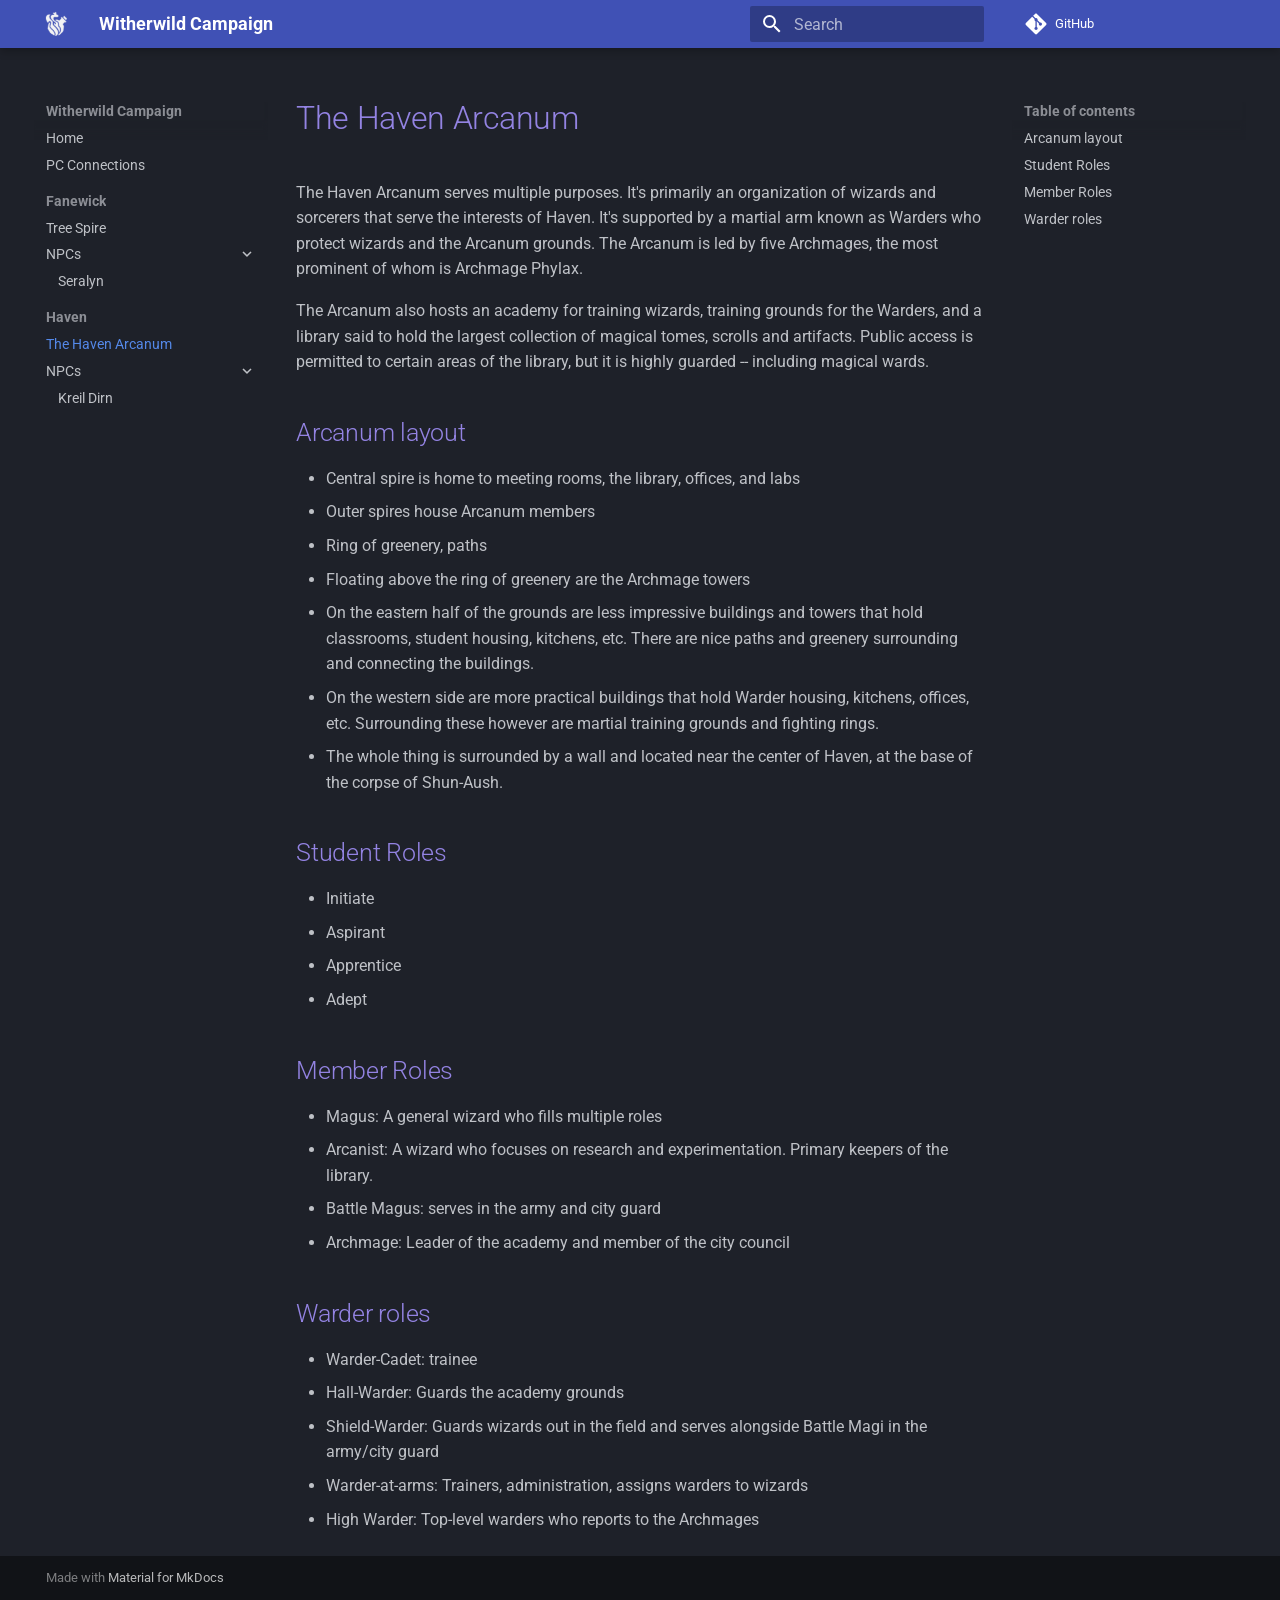
<file: Haven/The Haven Arcanum/index.html>
<!doctype html>
<html lang="en" class="no-js">
  <head>
    
      <meta charset="utf-8">
      <meta name="viewport" content="width=device-width,initial-scale=1">
      
      
      
        <link rel="canonical" href="https://derbal213.github.io/daggerheart-campaign/Haven/The%20Haven%20Arcanum/">
      
      
        <link rel="prev" href="../../Fanewick/NPCs/Seralyn/">
      
      
        <link rel="next" href="../NPCs/Kreil%20Dirn/">
      
      
        
      
      
      <link rel="icon" href="../../favicon.png">
      <meta name="generator" content="mkdocs-1.6.1, mkdocs-material-9.7.0">
    
    
      
        <title>The Haven Arcanum - Witherwild Campaign</title>
      
    
    
      <link rel="stylesheet" href="../../assets/stylesheets/main.618322db.min.css">
      
        
        <link rel="stylesheet" href="../../assets/stylesheets/palette.ab4e12ef.min.css">
      
      


    
    
      
    
    
      
        
        
        <link rel="preconnect" href="https://fonts.gstatic.com" crossorigin>
        <link rel="stylesheet" href="https://fonts.googleapis.com/css?family=Roboto:300,300i,400,400i,700,700i%7CRoboto+Mono:400,400i,700,700i&display=fallback">
        <style>:root{--md-text-font:"Roboto";--md-code-font:"Roboto Mono"}</style>
      
    
    
      <link rel="stylesheet" href="../../css/print-site.css">
    
      <link rel="stylesheet" href="../../css/print-site-material.css">
    
      <link rel="stylesheet" href="../../extra.css">
    
    <script>__md_scope=new URL("../..",location),__md_hash=e=>[...e].reduce(((e,_)=>(e<<5)-e+_.charCodeAt(0)),0),__md_get=(e,_=localStorage,t=__md_scope)=>JSON.parse(_.getItem(t.pathname+"."+e)),__md_set=(e,_,t=localStorage,a=__md_scope)=>{try{t.setItem(a.pathname+"."+e,JSON.stringify(_))}catch(e){}}</script>
    
      

    
    
  </head>
  
  
    
    
    
    
    
    <body dir="ltr" data-md-color-scheme="slate" data-md-color-primary="indigo" data-md-color-accent="indigo">
  
    
    <input class="md-toggle" data-md-toggle="drawer" type="checkbox" id="__drawer" autocomplete="off">
    <input class="md-toggle" data-md-toggle="search" type="checkbox" id="__search" autocomplete="off">
    <label class="md-overlay" for="__drawer"></label>
    <div data-md-component="skip">
      
        
        <a href="#the-haven-arcanum" class="md-skip">
          Skip to content
        </a>
      
    </div>
    <div data-md-component="announce">
      
    </div>
    
    
      

  

<header class="md-header md-header--shadow" data-md-component="header">
  <nav class="md-header__inner md-grid" aria-label="Header">
    <a href="../.." title="Witherwild Campaign" class="md-header__button md-logo" aria-label="Witherwild Campaign" data-md-component="logo">
      
  <img src="../../favicon.png" alt="logo">

    </a>
    <label class="md-header__button md-icon" for="__drawer">
      
      <svg xmlns="http://www.w3.org/2000/svg" viewBox="0 0 24 24"><path d="M3 6h18v2H3zm0 5h18v2H3zm0 5h18v2H3z"/></svg>
    </label>
    <div class="md-header__title" data-md-component="header-title">
      <div class="md-header__ellipsis">
        <div class="md-header__topic">
          <span class="md-ellipsis">
            Witherwild Campaign
          </span>
        </div>
        <div class="md-header__topic" data-md-component="header-topic">
          <span class="md-ellipsis">
            
              The Haven Arcanum
            
          </span>
        </div>
      </div>
    </div>
    
      
    
    
    
    
      
      
        <label class="md-header__button md-icon" for="__search">
          
          <svg xmlns="http://www.w3.org/2000/svg" viewBox="0 0 24 24"><path d="M9.5 3A6.5 6.5 0 0 1 16 9.5c0 1.61-.59 3.09-1.56 4.23l.27.27h.79l5 5-1.5 1.5-5-5v-.79l-.27-.27A6.52 6.52 0 0 1 9.5 16 6.5 6.5 0 0 1 3 9.5 6.5 6.5 0 0 1 9.5 3m0 2C7 5 5 7 5 9.5S7 14 9.5 14 14 12 14 9.5 12 5 9.5 5"/></svg>
        </label>
        <div class="md-search" data-md-component="search" role="dialog">
  <label class="md-search__overlay" for="__search"></label>
  <div class="md-search__inner" role="search">
    <form class="md-search__form" name="search">
      <input type="text" class="md-search__input" name="query" aria-label="Search" placeholder="Search" autocapitalize="off" autocorrect="off" autocomplete="off" spellcheck="false" data-md-component="search-query" required>
      <label class="md-search__icon md-icon" for="__search">
        
        <svg xmlns="http://www.w3.org/2000/svg" viewBox="0 0 24 24"><path d="M9.5 3A6.5 6.5 0 0 1 16 9.5c0 1.61-.59 3.09-1.56 4.23l.27.27h.79l5 5-1.5 1.5-5-5v-.79l-.27-.27A6.52 6.52 0 0 1 9.5 16 6.5 6.5 0 0 1 3 9.5 6.5 6.5 0 0 1 9.5 3m0 2C7 5 5 7 5 9.5S7 14 9.5 14 14 12 14 9.5 12 5 9.5 5"/></svg>
        
        <svg xmlns="http://www.w3.org/2000/svg" viewBox="0 0 24 24"><path d="M20 11v2H8l5.5 5.5-1.42 1.42L4.16 12l7.92-7.92L13.5 5.5 8 11z"/></svg>
      </label>
      <nav class="md-search__options" aria-label="Search">
        
        <button type="reset" class="md-search__icon md-icon" title="Clear" aria-label="Clear" tabindex="-1">
          
          <svg xmlns="http://www.w3.org/2000/svg" viewBox="0 0 24 24"><path d="M19 6.41 17.59 5 12 10.59 6.41 5 5 6.41 10.59 12 5 17.59 6.41 19 12 13.41 17.59 19 19 17.59 13.41 12z"/></svg>
        </button>
      </nav>
      
    </form>
    <div class="md-search__output">
      <div class="md-search__scrollwrap" tabindex="0" data-md-scrollfix>
        <div class="md-search-result" data-md-component="search-result">
          <div class="md-search-result__meta">
            Initializing search
          </div>
          <ol class="md-search-result__list" role="presentation"></ol>
        </div>
      </div>
    </div>
  </div>
</div>
      
    
    
      <div class="md-header__source">
        <a href="https://github.com/derbal213/daggerheart-campaign" title="Go to repository" class="md-source" data-md-component="source">
  <div class="md-source__icon md-icon">
    
    <svg xmlns="http://www.w3.org/2000/svg" viewBox="0 0 448 512"><!--! Font Awesome Free 7.1.0 by @fontawesome - https://fontawesome.com License - https://fontawesome.com/license/free (Icons: CC BY 4.0, Fonts: SIL OFL 1.1, Code: MIT License) Copyright 2025 Fonticons, Inc.--><path d="M439.6 236.1 244 40.5c-5.4-5.5-12.8-8.5-20.4-8.5s-15 3-20.4 8.4L162.5 81l51.5 51.5c27.1-9.1 52.7 16.8 43.4 43.7l49.7 49.7c34.2-11.8 61.2 31 35.5 56.7-26.5 26.5-70.2-2.9-56-37.3L240.3 199v121.9c25.3 12.5 22.3 41.8 9.1 55-6.4 6.4-15.2 10.1-24.3 10.1s-17.8-3.6-24.3-10.1c-17.6-17.6-11.1-46.9 11.2-56v-123c-20.8-8.5-24.6-30.7-18.6-45L142.6 101 8.5 235.1C3 240.6 0 247.9 0 255.5s3 15 8.5 20.4l195.6 195.7c5.4 5.4 12.7 8.4 20.4 8.4s15-3 20.4-8.4l194.7-194.7c5.4-5.4 8.4-12.8 8.4-20.4s-3-15-8.4-20.4"/></svg>
  </div>
  <div class="md-source__repository">
    GitHub
  </div>
</a>
      </div>
    
  </nav>
  
</header>
    
    <div class="md-container" data-md-component="container">
      
      
        
          
        
      
      <main class="md-main" data-md-component="main">
        <div class="md-main__inner md-grid">
          
            
              
              <div class="md-sidebar md-sidebar--primary" data-md-component="sidebar" data-md-type="navigation" >
                <div class="md-sidebar__scrollwrap">
                  <div class="md-sidebar__inner">
                    



<nav class="md-nav md-nav--primary" aria-label="Navigation" data-md-level="0">
  <label class="md-nav__title" for="__drawer">
    <a href="../.." title="Witherwild Campaign" class="md-nav__button md-logo" aria-label="Witherwild Campaign" data-md-component="logo">
      
  <img src="../../favicon.png" alt="logo">

    </a>
    Witherwild Campaign
  </label>
  
    <div class="md-nav__source">
      <a href="https://github.com/derbal213/daggerheart-campaign" title="Go to repository" class="md-source" data-md-component="source">
  <div class="md-source__icon md-icon">
    
    <svg xmlns="http://www.w3.org/2000/svg" viewBox="0 0 448 512"><!--! Font Awesome Free 7.1.0 by @fontawesome - https://fontawesome.com License - https://fontawesome.com/license/free (Icons: CC BY 4.0, Fonts: SIL OFL 1.1, Code: MIT License) Copyright 2025 Fonticons, Inc.--><path d="M439.6 236.1 244 40.5c-5.4-5.5-12.8-8.5-20.4-8.5s-15 3-20.4 8.4L162.5 81l51.5 51.5c27.1-9.1 52.7 16.8 43.4 43.7l49.7 49.7c34.2-11.8 61.2 31 35.5 56.7-26.5 26.5-70.2-2.9-56-37.3L240.3 199v121.9c25.3 12.5 22.3 41.8 9.1 55-6.4 6.4-15.2 10.1-24.3 10.1s-17.8-3.6-24.3-10.1c-17.6-17.6-11.1-46.9 11.2-56v-123c-20.8-8.5-24.6-30.7-18.6-45L142.6 101 8.5 235.1C3 240.6 0 247.9 0 255.5s3 15 8.5 20.4l195.6 195.7c5.4 5.4 12.7 8.4 20.4 8.4s15-3 20.4-8.4l194.7-194.7c5.4-5.4 8.4-12.8 8.4-20.4s-3-15-8.4-20.4"/></svg>
  </div>
  <div class="md-source__repository">
    GitHub
  </div>
</a>
    </div>
  
  <ul class="md-nav__list" data-md-scrollfix>
    
      
      
  
  
  
  
    <li class="md-nav__item">
      <a href="../.." class="md-nav__link">
        
  
  
  <span class="md-ellipsis">
    
  
    Home
  

    
  </span>
  
  

      </a>
    </li>
  

    
      
      
  
  
  
  
    <li class="md-nav__item">
      <a href="../../PC%20Connections/" class="md-nav__link">
        
  
  
  <span class="md-ellipsis">
    
  
    PC Connections
  

    
  </span>
  
  

      </a>
    </li>
  

    
      
      
  
  
  
  
    
    
    
    
      
        
        
      
    
    
    <li class="md-nav__item md-nav__item--section md-nav__item--nested">
      
        
        
          
        
        <input class="md-nav__toggle md-toggle md-toggle--indeterminate" type="checkbox" id="__nav_3" >
        
          
          <label class="md-nav__link" for="__nav_3" id="__nav_3_label" tabindex="">
            
  
  
  <span class="md-ellipsis">
    
  
    Fanewick
  

    
  </span>
  
  

            <span class="md-nav__icon md-icon"></span>
          </label>
        
        <nav class="md-nav" data-md-level="1" aria-labelledby="__nav_3_label" aria-expanded="false">
          <label class="md-nav__title" for="__nav_3">
            <span class="md-nav__icon md-icon"></span>
            
  
    Fanewick
  

          </label>
          <ul class="md-nav__list" data-md-scrollfix>
            
              
                
  
  
  
  
    <li class="md-nav__item">
      <a href="../../Fanewick/Tree%20Spire/" class="md-nav__link">
        
  
  
  <span class="md-ellipsis">
    
  
    Tree Spire
  

    
  </span>
  
  

      </a>
    </li>
  

              
            
              
                
  
  
  
  
    
    
    
    
      
    
    
    <li class="md-nav__item md-nav__item--nested">
      
        
        
          
        
        <input class="md-nav__toggle md-toggle md-toggle--indeterminate" type="checkbox" id="__nav_3_2" >
        
          
          <label class="md-nav__link" for="__nav_3_2" id="__nav_3_2_label" tabindex="0">
            
  
  
  <span class="md-ellipsis">
    
  
    NPCs
  

    
  </span>
  
  

            <span class="md-nav__icon md-icon"></span>
          </label>
        
        <nav class="md-nav" data-md-level="2" aria-labelledby="__nav_3_2_label" aria-expanded="false">
          <label class="md-nav__title" for="__nav_3_2">
            <span class="md-nav__icon md-icon"></span>
            
  
    NPCs
  

          </label>
          <ul class="md-nav__list" data-md-scrollfix>
            
              
                
  
  
  
  
    <li class="md-nav__item">
      <a href="../../Fanewick/NPCs/Seralyn/" class="md-nav__link">
        
  
  
  <span class="md-ellipsis">
    
  
    Seralyn
  

    
  </span>
  
  

      </a>
    </li>
  

              
            
          </ul>
        </nav>
      
    </li>
  

              
            
          </ul>
        </nav>
      
    </li>
  

    
      
      
  
  
    
  
  
  
    
    
    
    
      
        
        
      
    
    
    <li class="md-nav__item md-nav__item--active md-nav__item--section md-nav__item--nested">
      
        
        
        <input class="md-nav__toggle md-toggle " type="checkbox" id="__nav_4" checked>
        
          
          <label class="md-nav__link" for="__nav_4" id="__nav_4_label" tabindex="">
            
  
  
  <span class="md-ellipsis">
    
  
    Haven
  

    
  </span>
  
  

            <span class="md-nav__icon md-icon"></span>
          </label>
        
        <nav class="md-nav" data-md-level="1" aria-labelledby="__nav_4_label" aria-expanded="true">
          <label class="md-nav__title" for="__nav_4">
            <span class="md-nav__icon md-icon"></span>
            
  
    Haven
  

          </label>
          <ul class="md-nav__list" data-md-scrollfix>
            
              
                
  
  
    
  
  
  
    <li class="md-nav__item md-nav__item--active">
      
      <input class="md-nav__toggle md-toggle" type="checkbox" id="__toc">
      
      
        
      
      
        <label class="md-nav__link md-nav__link--active" for="__toc">
          
  
  
  <span class="md-ellipsis">
    
  
    The Haven Arcanum
  

    
  </span>
  
  

          <span class="md-nav__icon md-icon"></span>
        </label>
      
      <a href="./" class="md-nav__link md-nav__link--active">
        
  
  
  <span class="md-ellipsis">
    
  
    The Haven Arcanum
  

    
  </span>
  
  

      </a>
      
        

<nav class="md-nav md-nav--secondary" aria-label="Table of contents">
  
  
  
    
  
  
    <label class="md-nav__title" for="__toc">
      <span class="md-nav__icon md-icon"></span>
      Table of contents
    </label>
    <ul class="md-nav__list" data-md-component="toc" data-md-scrollfix>
      
        <li class="md-nav__item">
  <a href="#arcanum-layout" class="md-nav__link">
    <span class="md-ellipsis">
      
        Arcanum layout
      
    </span>
  </a>
  
</li>
      
        <li class="md-nav__item">
  <a href="#student-roles" class="md-nav__link">
    <span class="md-ellipsis">
      
        Student Roles
      
    </span>
  </a>
  
</li>
      
        <li class="md-nav__item">
  <a href="#member-roles" class="md-nav__link">
    <span class="md-ellipsis">
      
        Member Roles
      
    </span>
  </a>
  
</li>
      
        <li class="md-nav__item">
  <a href="#warder-roles" class="md-nav__link">
    <span class="md-ellipsis">
      
        Warder roles
      
    </span>
  </a>
  
</li>
      
    </ul>
  
</nav>
      
    </li>
  

              
            
              
                
  
  
  
  
    
    
    
    
      
    
    
    <li class="md-nav__item md-nav__item--nested">
      
        
        
          
        
        <input class="md-nav__toggle md-toggle md-toggle--indeterminate" type="checkbox" id="__nav_4_2" >
        
          
          <label class="md-nav__link" for="__nav_4_2" id="__nav_4_2_label" tabindex="0">
            
  
  
  <span class="md-ellipsis">
    
  
    NPCs
  

    
  </span>
  
  

            <span class="md-nav__icon md-icon"></span>
          </label>
        
        <nav class="md-nav" data-md-level="2" aria-labelledby="__nav_4_2_label" aria-expanded="false">
          <label class="md-nav__title" for="__nav_4_2">
            <span class="md-nav__icon md-icon"></span>
            
  
    NPCs
  

          </label>
          <ul class="md-nav__list" data-md-scrollfix>
            
              
                
  
  
  
  
    <li class="md-nav__item">
      <a href="../NPCs/Kreil%20Dirn/" class="md-nav__link">
        
  
  
  <span class="md-ellipsis">
    
  
    Kreil Dirn
  

    
  </span>
  
  

      </a>
    </li>
  

              
            
          </ul>
        </nav>
      
    </li>
  

              
            
          </ul>
        </nav>
      
    </li>
  

    
  </ul>
</nav>
                  </div>
                </div>
              </div>
            
            
              
              <div class="md-sidebar md-sidebar--secondary" data-md-component="sidebar" data-md-type="toc" >
                <div class="md-sidebar__scrollwrap">
                  <div class="md-sidebar__inner">
                    

<nav class="md-nav md-nav--secondary" aria-label="Table of contents">
  
  
  
    
  
  
    <label class="md-nav__title" for="__toc">
      <span class="md-nav__icon md-icon"></span>
      Table of contents
    </label>
    <ul class="md-nav__list" data-md-component="toc" data-md-scrollfix>
      
        <li class="md-nav__item">
  <a href="#arcanum-layout" class="md-nav__link">
    <span class="md-ellipsis">
      
        Arcanum layout
      
    </span>
  </a>
  
</li>
      
        <li class="md-nav__item">
  <a href="#student-roles" class="md-nav__link">
    <span class="md-ellipsis">
      
        Student Roles
      
    </span>
  </a>
  
</li>
      
        <li class="md-nav__item">
  <a href="#member-roles" class="md-nav__link">
    <span class="md-ellipsis">
      
        Member Roles
      
    </span>
  </a>
  
</li>
      
        <li class="md-nav__item">
  <a href="#warder-roles" class="md-nav__link">
    <span class="md-ellipsis">
      
        Warder roles
      
    </span>
  </a>
  
</li>
      
    </ul>
  
</nav>
                  </div>
                </div>
              </div>
            
          
          
            <div class="md-content" data-md-component="content">
              
              <article class="md-content__inner md-typeset">
                
                  


  
  


<h1 id="the-haven-arcanum">The Haven Arcanum</h1>
<p>The Haven Arcanum serves multiple purposes. It's primarily an organization of wizards and sorcerers that serve the interests of Haven. It's supported by a martial arm known as Warders who protect wizards and the Arcanum grounds. The Arcanum is led by five Archmages, the most prominent of whom is Archmage Phylax.</p>
<p>The Arcanum also hosts an academy for training wizards, training grounds for the Warders, and a library said to hold the largest collection of magical tomes, scrolls and artifacts. Public access is permitted to certain areas of the library, but it is highly guarded -- including magical wards.</p>
<h2 id="arcanum-layout">Arcanum layout</h2>
<ul>
<li>Central spire is home to meeting rooms, the library, offices, and labs</li>
<li>Outer spires house Arcanum members</li>
<li>Ring of greenery, paths</li>
<li>Floating above the ring of greenery are the Archmage towers</li>
<li>On the eastern half of the grounds are less impressive buildings and towers that hold classrooms, student housing, kitchens, etc. There are nice paths and greenery surrounding and connecting the buildings.</li>
<li>On the western side are more practical buildings that hold Warder housing, kitchens, offices, etc. Surrounding these however are martial training grounds and fighting rings.</li>
<li>The whole thing is surrounded by a wall and located near the center of Haven, at the base of the corpse of Shun-Aush.</li>
</ul>
<h2 id="student-roles">Student Roles</h2>
<ul>
<li>Initiate</li>
<li>Aspirant</li>
<li>Apprentice</li>
<li>Adept</li>
</ul>
<h2 id="member-roles">Member Roles</h2>
<ul>
<li>Magus: A general wizard who fills multiple roles</li>
<li>Arcanist: A wizard who focuses on research and experimentation. Primary keepers of the library.</li>
<li>Battle Magus: serves in the army and city guard</li>
<li>Archmage: Leader of the academy and member of the city council</li>
</ul>
<h2 id="warder-roles">Warder roles</h2>
<ul>
<li>Warder-Cadet: trainee</li>
<li>Hall-Warder: Guards the academy grounds</li>
<li>Shield-Warder: Guards wizards out in the field and serves alongside Battle Magi in the army/city guard</li>
<li>Warder-at-arms: Trainers, administration, assigns warders to wizards</li>
<li>High Warder: Top-level warders who reports to the Archmages</li>
</ul>












                
              </article>
            </div>
          
          
<script>var target=document.getElementById(location.hash.slice(1));target&&target.name&&(target.checked=target.name.startsWith("__tabbed_"))</script>
        </div>
        
          <button type="button" class="md-top md-icon" data-md-component="top" hidden>
  
  <svg xmlns="http://www.w3.org/2000/svg" viewBox="0 0 24 24"><path d="M13 20h-2V8l-5.5 5.5-1.42-1.42L12 4.16l7.92 7.92-1.42 1.42L13 8z"/></svg>
  Back to top
</button>
        
      </main>
      
        <footer class="md-footer">
  
  <div class="md-footer-meta md-typeset">
    <div class="md-footer-meta__inner md-grid">
      <div class="md-copyright">
  
  
    Made with
    <a href="https://squidfunk.github.io/mkdocs-material/" target="_blank" rel="noopener">
      Material for MkDocs
    </a>
  
</div>
      
    </div>
  </div>
</footer>
      
    </div>
    <div class="md-dialog" data-md-component="dialog">
      <div class="md-dialog__inner md-typeset"></div>
    </div>
    
    
    
      
      
      <script id="__config" type="application/json">{"annotate": null, "base": "../..", "features": ["navigation.sections", "navigation.expand", "navigation.top"], "search": "../../assets/javascripts/workers/search.7a47a382.min.js", "tags": null, "translations": {"clipboard.copied": "Copied to clipboard", "clipboard.copy": "Copy to clipboard", "search.result.more.one": "1 more on this page", "search.result.more.other": "# more on this page", "search.result.none": "No matching documents", "search.result.one": "1 matching document", "search.result.other": "# matching documents", "search.result.placeholder": "Type to start searching", "search.result.term.missing": "Missing", "select.version": "Select version"}, "version": null}</script>
    
    
      <script src="../../assets/javascripts/bundle.e71a0d61.min.js"></script>
      
        <script src="../../js/print-site.js"></script>
      
    
  </body>
</html>
</file>
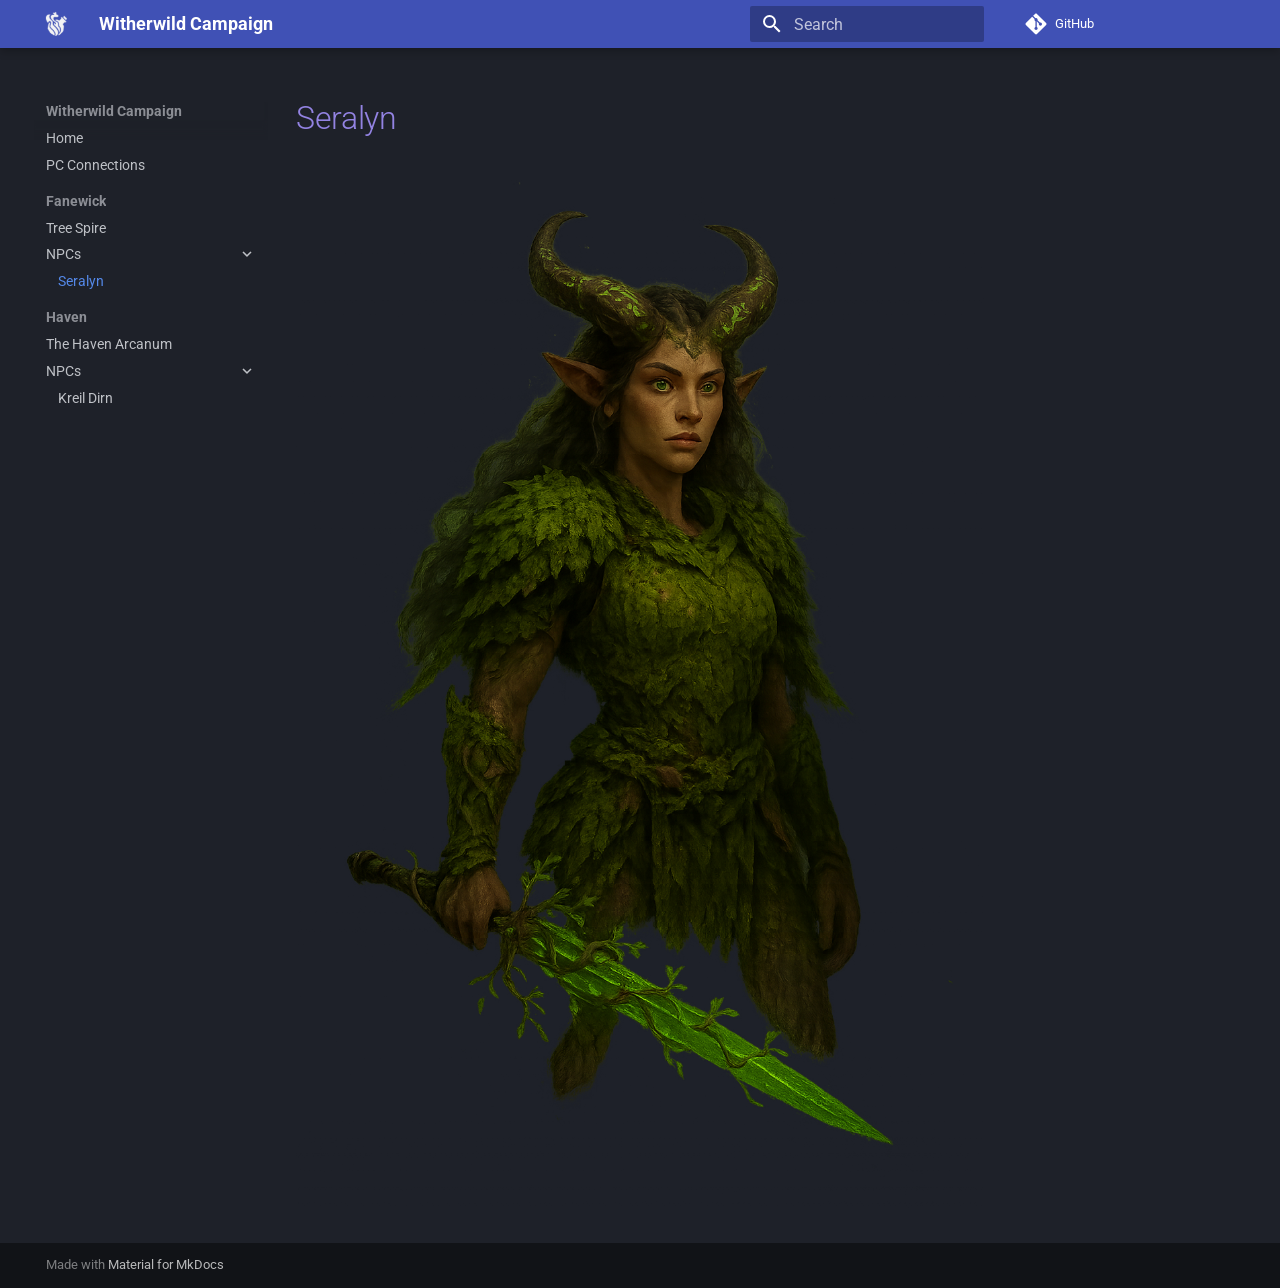
<file: Fanewick/NPCs/Seralyn/index.html>
<!doctype html>
<html lang="en" class="no-js">
  <head>
    
      <meta charset="utf-8">
      <meta name="viewport" content="width=device-width,initial-scale=1">
      
      
      
        <link rel="canonical" href="https://derbal213.github.io/daggerheart-campaign/Fanewick/NPCs/Seralyn/">
      
      
        <link rel="prev" href="../../Tree%20Spire/">
      
      
        <link rel="next" href="../../../Haven/The%20Haven%20Arcanum/">
      
      
        
      
      
      <link rel="icon" href="../../../favicon.png">
      <meta name="generator" content="mkdocs-1.6.1, mkdocs-material-9.7.0">
    
    
      
        <title>Seralyn - Witherwild Campaign</title>
      
    
    
      <link rel="stylesheet" href="../../../assets/stylesheets/main.618322db.min.css">
      
        
        <link rel="stylesheet" href="../../../assets/stylesheets/palette.ab4e12ef.min.css">
      
      


    
    
      
    
    
      
        
        
        <link rel="preconnect" href="https://fonts.gstatic.com" crossorigin>
        <link rel="stylesheet" href="https://fonts.googleapis.com/css?family=Roboto:300,300i,400,400i,700,700i%7CRoboto+Mono:400,400i,700,700i&display=fallback">
        <style>:root{--md-text-font:"Roboto";--md-code-font:"Roboto Mono"}</style>
      
    
    
      <link rel="stylesheet" href="../../../css/print-site.css">
    
      <link rel="stylesheet" href="../../../css/print-site-material.css">
    
      <link rel="stylesheet" href="../../../extra.css">
    
    <script>__md_scope=new URL("../../..",location),__md_hash=e=>[...e].reduce(((e,_)=>(e<<5)-e+_.charCodeAt(0)),0),__md_get=(e,_=localStorage,t=__md_scope)=>JSON.parse(_.getItem(t.pathname+"."+e)),__md_set=(e,_,t=localStorage,a=__md_scope)=>{try{t.setItem(a.pathname+"."+e,JSON.stringify(_))}catch(e){}}</script>
    
      

    
    
  </head>
  
  
    
    
    
    
    
    <body dir="ltr" data-md-color-scheme="slate" data-md-color-primary="indigo" data-md-color-accent="indigo">
  
    
    <input class="md-toggle" data-md-toggle="drawer" type="checkbox" id="__drawer" autocomplete="off">
    <input class="md-toggle" data-md-toggle="search" type="checkbox" id="__search" autocomplete="off">
    <label class="md-overlay" for="__drawer"></label>
    <div data-md-component="skip">
      
    </div>
    <div data-md-component="announce">
      
    </div>
    
    
      

  

<header class="md-header md-header--shadow" data-md-component="header">
  <nav class="md-header__inner md-grid" aria-label="Header">
    <a href="../../.." title="Witherwild Campaign" class="md-header__button md-logo" aria-label="Witherwild Campaign" data-md-component="logo">
      
  <img src="../../../favicon.png" alt="logo">

    </a>
    <label class="md-header__button md-icon" for="__drawer">
      
      <svg xmlns="http://www.w3.org/2000/svg" viewBox="0 0 24 24"><path d="M3 6h18v2H3zm0 5h18v2H3zm0 5h18v2H3z"/></svg>
    </label>
    <div class="md-header__title" data-md-component="header-title">
      <div class="md-header__ellipsis">
        <div class="md-header__topic">
          <span class="md-ellipsis">
            Witherwild Campaign
          </span>
        </div>
        <div class="md-header__topic" data-md-component="header-topic">
          <span class="md-ellipsis">
            
              Seralyn
            
          </span>
        </div>
      </div>
    </div>
    
      
    
    
    
    
      
      
        <label class="md-header__button md-icon" for="__search">
          
          <svg xmlns="http://www.w3.org/2000/svg" viewBox="0 0 24 24"><path d="M9.5 3A6.5 6.5 0 0 1 16 9.5c0 1.61-.59 3.09-1.56 4.23l.27.27h.79l5 5-1.5 1.5-5-5v-.79l-.27-.27A6.52 6.52 0 0 1 9.5 16 6.5 6.5 0 0 1 3 9.5 6.5 6.5 0 0 1 9.5 3m0 2C7 5 5 7 5 9.5S7 14 9.5 14 14 12 14 9.5 12 5 9.5 5"/></svg>
        </label>
        <div class="md-search" data-md-component="search" role="dialog">
  <label class="md-search__overlay" for="__search"></label>
  <div class="md-search__inner" role="search">
    <form class="md-search__form" name="search">
      <input type="text" class="md-search__input" name="query" aria-label="Search" placeholder="Search" autocapitalize="off" autocorrect="off" autocomplete="off" spellcheck="false" data-md-component="search-query" required>
      <label class="md-search__icon md-icon" for="__search">
        
        <svg xmlns="http://www.w3.org/2000/svg" viewBox="0 0 24 24"><path d="M9.5 3A6.5 6.5 0 0 1 16 9.5c0 1.61-.59 3.09-1.56 4.23l.27.27h.79l5 5-1.5 1.5-5-5v-.79l-.27-.27A6.52 6.52 0 0 1 9.5 16 6.5 6.5 0 0 1 3 9.5 6.5 6.5 0 0 1 9.5 3m0 2C7 5 5 7 5 9.5S7 14 9.5 14 14 12 14 9.5 12 5 9.5 5"/></svg>
        
        <svg xmlns="http://www.w3.org/2000/svg" viewBox="0 0 24 24"><path d="M20 11v2H8l5.5 5.5-1.42 1.42L4.16 12l7.92-7.92L13.5 5.5 8 11z"/></svg>
      </label>
      <nav class="md-search__options" aria-label="Search">
        
        <button type="reset" class="md-search__icon md-icon" title="Clear" aria-label="Clear" tabindex="-1">
          
          <svg xmlns="http://www.w3.org/2000/svg" viewBox="0 0 24 24"><path d="M19 6.41 17.59 5 12 10.59 6.41 5 5 6.41 10.59 12 5 17.59 6.41 19 12 13.41 17.59 19 19 17.59 13.41 12z"/></svg>
        </button>
      </nav>
      
    </form>
    <div class="md-search__output">
      <div class="md-search__scrollwrap" tabindex="0" data-md-scrollfix>
        <div class="md-search-result" data-md-component="search-result">
          <div class="md-search-result__meta">
            Initializing search
          </div>
          <ol class="md-search-result__list" role="presentation"></ol>
        </div>
      </div>
    </div>
  </div>
</div>
      
    
    
      <div class="md-header__source">
        <a href="https://github.com/derbal213/daggerheart-campaign" title="Go to repository" class="md-source" data-md-component="source">
  <div class="md-source__icon md-icon">
    
    <svg xmlns="http://www.w3.org/2000/svg" viewBox="0 0 448 512"><!--! Font Awesome Free 7.1.0 by @fontawesome - https://fontawesome.com License - https://fontawesome.com/license/free (Icons: CC BY 4.0, Fonts: SIL OFL 1.1, Code: MIT License) Copyright 2025 Fonticons, Inc.--><path d="M439.6 236.1 244 40.5c-5.4-5.5-12.8-8.5-20.4-8.5s-15 3-20.4 8.4L162.5 81l51.5 51.5c27.1-9.1 52.7 16.8 43.4 43.7l49.7 49.7c34.2-11.8 61.2 31 35.5 56.7-26.5 26.5-70.2-2.9-56-37.3L240.3 199v121.9c25.3 12.5 22.3 41.8 9.1 55-6.4 6.4-15.2 10.1-24.3 10.1s-17.8-3.6-24.3-10.1c-17.6-17.6-11.1-46.9 11.2-56v-123c-20.8-8.5-24.6-30.7-18.6-45L142.6 101 8.5 235.1C3 240.6 0 247.9 0 255.5s3 15 8.5 20.4l195.6 195.7c5.4 5.4 12.7 8.4 20.4 8.4s15-3 20.4-8.4l194.7-194.7c5.4-5.4 8.4-12.8 8.4-20.4s-3-15-8.4-20.4"/></svg>
  </div>
  <div class="md-source__repository">
    GitHub
  </div>
</a>
      </div>
    
  </nav>
  
</header>
    
    <div class="md-container" data-md-component="container">
      
      
        
          
        
      
      <main class="md-main" data-md-component="main">
        <div class="md-main__inner md-grid">
          
            
              
              <div class="md-sidebar md-sidebar--primary" data-md-component="sidebar" data-md-type="navigation" >
                <div class="md-sidebar__scrollwrap">
                  <div class="md-sidebar__inner">
                    



<nav class="md-nav md-nav--primary" aria-label="Navigation" data-md-level="0">
  <label class="md-nav__title" for="__drawer">
    <a href="../../.." title="Witherwild Campaign" class="md-nav__button md-logo" aria-label="Witherwild Campaign" data-md-component="logo">
      
  <img src="../../../favicon.png" alt="logo">

    </a>
    Witherwild Campaign
  </label>
  
    <div class="md-nav__source">
      <a href="https://github.com/derbal213/daggerheart-campaign" title="Go to repository" class="md-source" data-md-component="source">
  <div class="md-source__icon md-icon">
    
    <svg xmlns="http://www.w3.org/2000/svg" viewBox="0 0 448 512"><!--! Font Awesome Free 7.1.0 by @fontawesome - https://fontawesome.com License - https://fontawesome.com/license/free (Icons: CC BY 4.0, Fonts: SIL OFL 1.1, Code: MIT License) Copyright 2025 Fonticons, Inc.--><path d="M439.6 236.1 244 40.5c-5.4-5.5-12.8-8.5-20.4-8.5s-15 3-20.4 8.4L162.5 81l51.5 51.5c27.1-9.1 52.7 16.8 43.4 43.7l49.7 49.7c34.2-11.8 61.2 31 35.5 56.7-26.5 26.5-70.2-2.9-56-37.3L240.3 199v121.9c25.3 12.5 22.3 41.8 9.1 55-6.4 6.4-15.2 10.1-24.3 10.1s-17.8-3.6-24.3-10.1c-17.6-17.6-11.1-46.9 11.2-56v-123c-20.8-8.5-24.6-30.7-18.6-45L142.6 101 8.5 235.1C3 240.6 0 247.9 0 255.5s3 15 8.5 20.4l195.6 195.7c5.4 5.4 12.7 8.4 20.4 8.4s15-3 20.4-8.4l194.7-194.7c5.4-5.4 8.4-12.8 8.4-20.4s-3-15-8.4-20.4"/></svg>
  </div>
  <div class="md-source__repository">
    GitHub
  </div>
</a>
    </div>
  
  <ul class="md-nav__list" data-md-scrollfix>
    
      
      
  
  
  
  
    <li class="md-nav__item">
      <a href="../../.." class="md-nav__link">
        
  
  
  <span class="md-ellipsis">
    
  
    Home
  

    
  </span>
  
  

      </a>
    </li>
  

    
      
      
  
  
  
  
    <li class="md-nav__item">
      <a href="../../../PC%20Connections/" class="md-nav__link">
        
  
  
  <span class="md-ellipsis">
    
  
    PC Connections
  

    
  </span>
  
  

      </a>
    </li>
  

    
      
      
  
  
    
  
  
  
    
    
    
    
      
        
        
      
    
    
    <li class="md-nav__item md-nav__item--active md-nav__item--section md-nav__item--nested">
      
        
        
        <input class="md-nav__toggle md-toggle " type="checkbox" id="__nav_3" checked>
        
          
          <label class="md-nav__link" for="__nav_3" id="__nav_3_label" tabindex="">
            
  
  
  <span class="md-ellipsis">
    
  
    Fanewick
  

    
  </span>
  
  

            <span class="md-nav__icon md-icon"></span>
          </label>
        
        <nav class="md-nav" data-md-level="1" aria-labelledby="__nav_3_label" aria-expanded="true">
          <label class="md-nav__title" for="__nav_3">
            <span class="md-nav__icon md-icon"></span>
            
  
    Fanewick
  

          </label>
          <ul class="md-nav__list" data-md-scrollfix>
            
              
                
  
  
  
  
    <li class="md-nav__item">
      <a href="../../Tree%20Spire/" class="md-nav__link">
        
  
  
  <span class="md-ellipsis">
    
  
    Tree Spire
  

    
  </span>
  
  

      </a>
    </li>
  

              
            
              
                
  
  
    
  
  
  
    
    
    
    
      
    
    
    <li class="md-nav__item md-nav__item--active md-nav__item--nested">
      
        
        
        <input class="md-nav__toggle md-toggle " type="checkbox" id="__nav_3_2" checked>
        
          
          <label class="md-nav__link" for="__nav_3_2" id="__nav_3_2_label" tabindex="0">
            
  
  
  <span class="md-ellipsis">
    
  
    NPCs
  

    
  </span>
  
  

            <span class="md-nav__icon md-icon"></span>
          </label>
        
        <nav class="md-nav" data-md-level="2" aria-labelledby="__nav_3_2_label" aria-expanded="true">
          <label class="md-nav__title" for="__nav_3_2">
            <span class="md-nav__icon md-icon"></span>
            
  
    NPCs
  

          </label>
          <ul class="md-nav__list" data-md-scrollfix>
            
              
                
  
  
    
  
  
  
    <li class="md-nav__item md-nav__item--active">
      
      <input class="md-nav__toggle md-toggle" type="checkbox" id="__toc">
      
      
      
      <a href="./" class="md-nav__link md-nav__link--active">
        
  
  
  <span class="md-ellipsis">
    
  
    Seralyn
  

    
  </span>
  
  

      </a>
      
    </li>
  

              
            
          </ul>
        </nav>
      
    </li>
  

              
            
          </ul>
        </nav>
      
    </li>
  

    
      
      
  
  
  
  
    
    
    
    
      
        
        
      
    
    
    <li class="md-nav__item md-nav__item--section md-nav__item--nested">
      
        
        
          
        
        <input class="md-nav__toggle md-toggle md-toggle--indeterminate" type="checkbox" id="__nav_4" >
        
          
          <label class="md-nav__link" for="__nav_4" id="__nav_4_label" tabindex="">
            
  
  
  <span class="md-ellipsis">
    
  
    Haven
  

    
  </span>
  
  

            <span class="md-nav__icon md-icon"></span>
          </label>
        
        <nav class="md-nav" data-md-level="1" aria-labelledby="__nav_4_label" aria-expanded="false">
          <label class="md-nav__title" for="__nav_4">
            <span class="md-nav__icon md-icon"></span>
            
  
    Haven
  

          </label>
          <ul class="md-nav__list" data-md-scrollfix>
            
              
                
  
  
  
  
    <li class="md-nav__item">
      <a href="../../../Haven/The%20Haven%20Arcanum/" class="md-nav__link">
        
  
  
  <span class="md-ellipsis">
    
  
    The Haven Arcanum
  

    
  </span>
  
  

      </a>
    </li>
  

              
            
              
                
  
  
  
  
    
    
    
    
      
    
    
    <li class="md-nav__item md-nav__item--nested">
      
        
        
          
        
        <input class="md-nav__toggle md-toggle md-toggle--indeterminate" type="checkbox" id="__nav_4_2" >
        
          
          <label class="md-nav__link" for="__nav_4_2" id="__nav_4_2_label" tabindex="0">
            
  
  
  <span class="md-ellipsis">
    
  
    NPCs
  

    
  </span>
  
  

            <span class="md-nav__icon md-icon"></span>
          </label>
        
        <nav class="md-nav" data-md-level="2" aria-labelledby="__nav_4_2_label" aria-expanded="false">
          <label class="md-nav__title" for="__nav_4_2">
            <span class="md-nav__icon md-icon"></span>
            
  
    NPCs
  

          </label>
          <ul class="md-nav__list" data-md-scrollfix>
            
              
                
  
  
  
  
    <li class="md-nav__item">
      <a href="../../../Haven/NPCs/Kreil%20Dirn/" class="md-nav__link">
        
  
  
  <span class="md-ellipsis">
    
  
    Kreil Dirn
  

    
  </span>
  
  

      </a>
    </li>
  

              
            
          </ul>
        </nav>
      
    </li>
  

              
            
          </ul>
        </nav>
      
    </li>
  

    
  </ul>
</nav>
                  </div>
                </div>
              </div>
            
            
              
              <div class="md-sidebar md-sidebar--secondary" data-md-component="sidebar" data-md-type="toc" >
                <div class="md-sidebar__scrollwrap">
                  <div class="md-sidebar__inner">
                    

<nav class="md-nav md-nav--secondary" aria-label="Table of contents">
  
  
  
  
</nav>
                  </div>
                </div>
              </div>
            
          
          
            <div class="md-content" data-md-component="content">
              
              <article class="md-content__inner md-typeset">
                
                  


  
  


  <h1>Seralyn</h1>

<p><img alt="Seralyn" src="../../../images/NPCs/Seralyn.png" /></p>












                
              </article>
            </div>
          
          
<script>var target=document.getElementById(location.hash.slice(1));target&&target.name&&(target.checked=target.name.startsWith("__tabbed_"))</script>
        </div>
        
          <button type="button" class="md-top md-icon" data-md-component="top" hidden>
  
  <svg xmlns="http://www.w3.org/2000/svg" viewBox="0 0 24 24"><path d="M13 20h-2V8l-5.5 5.5-1.42-1.42L12 4.16l7.92 7.92-1.42 1.42L13 8z"/></svg>
  Back to top
</button>
        
      </main>
      
        <footer class="md-footer">
  
  <div class="md-footer-meta md-typeset">
    <div class="md-footer-meta__inner md-grid">
      <div class="md-copyright">
  
  
    Made with
    <a href="https://squidfunk.github.io/mkdocs-material/" target="_blank" rel="noopener">
      Material for MkDocs
    </a>
  
</div>
      
    </div>
  </div>
</footer>
      
    </div>
    <div class="md-dialog" data-md-component="dialog">
      <div class="md-dialog__inner md-typeset"></div>
    </div>
    
    
    
      
      
      <script id="__config" type="application/json">{"annotate": null, "base": "../../..", "features": ["navigation.sections", "navigation.expand", "navigation.top"], "search": "../../../assets/javascripts/workers/search.7a47a382.min.js", "tags": null, "translations": {"clipboard.copied": "Copied to clipboard", "clipboard.copy": "Copy to clipboard", "search.result.more.one": "1 more on this page", "search.result.more.other": "# more on this page", "search.result.none": "No matching documents", "search.result.one": "1 matching document", "search.result.other": "# matching documents", "search.result.placeholder": "Type to start searching", "search.result.term.missing": "Missing", "select.version": "Select version"}, "version": null}</script>
    
    
      <script src="../../../assets/javascripts/bundle.e71a0d61.min.js"></script>
      
        <script src="../../../js/print-site.js"></script>
      
    
  </body>
</html>
</file>
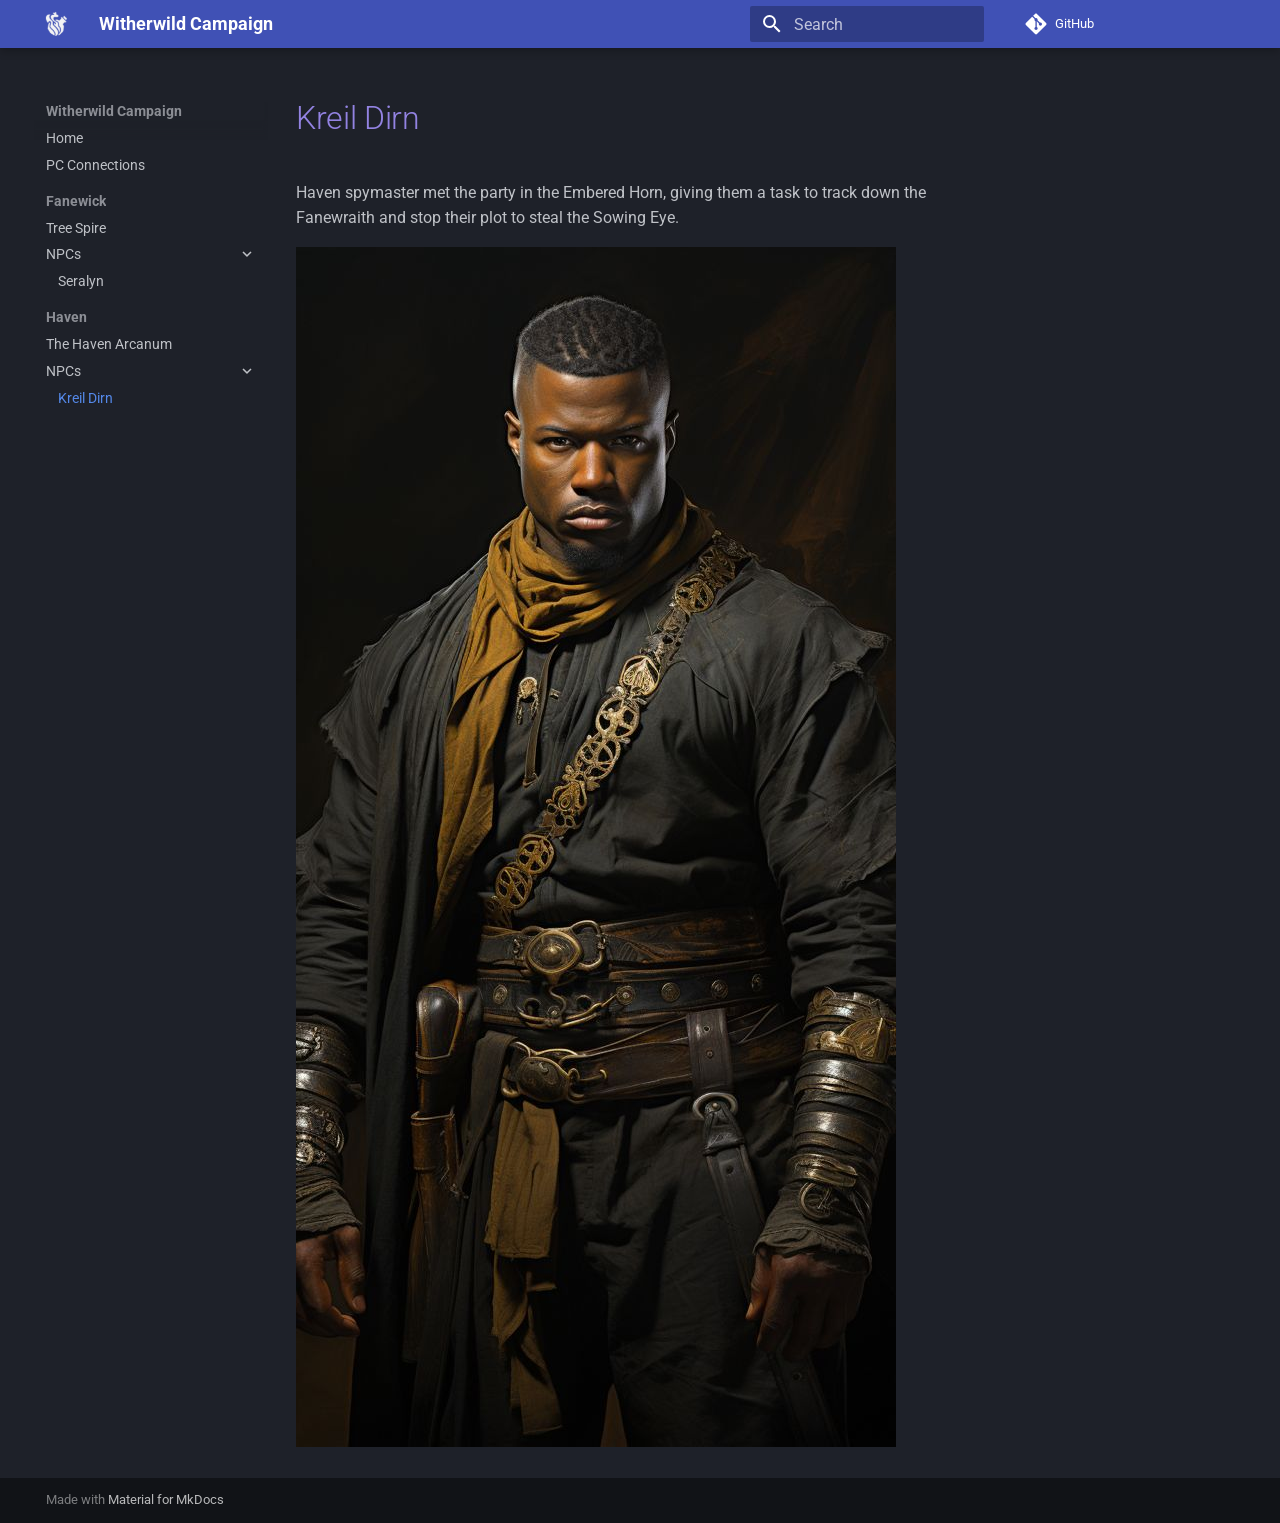
<file: Haven/NPCs/Kreil Dirn/index.html>
<!doctype html>
<html lang="en" class="no-js">
  <head>
    
      <meta charset="utf-8">
      <meta name="viewport" content="width=device-width,initial-scale=1">
      
      
      
        <link rel="canonical" href="https://derbal213.github.io/daggerheart-campaign/Haven/NPCs/Kreil%20Dirn/">
      
      
        <link rel="prev" href="../../The%20Haven%20Arcanum/">
      
      
      
        
      
      
      <link rel="icon" href="../../../favicon.png">
      <meta name="generator" content="mkdocs-1.6.1, mkdocs-material-9.7.0">
    
    
      
        <title>Kreil Dirn - Witherwild Campaign</title>
      
    
    
      <link rel="stylesheet" href="../../../assets/stylesheets/main.618322db.min.css">
      
        
        <link rel="stylesheet" href="../../../assets/stylesheets/palette.ab4e12ef.min.css">
      
      


    
    
      
    
    
      
        
        
        <link rel="preconnect" href="https://fonts.gstatic.com" crossorigin>
        <link rel="stylesheet" href="https://fonts.googleapis.com/css?family=Roboto:300,300i,400,400i,700,700i%7CRoboto+Mono:400,400i,700,700i&display=fallback">
        <style>:root{--md-text-font:"Roboto";--md-code-font:"Roboto Mono"}</style>
      
    
    
      <link rel="stylesheet" href="../../../css/print-site.css">
    
      <link rel="stylesheet" href="../../../css/print-site-material.css">
    
      <link rel="stylesheet" href="../../../extra.css">
    
    <script>__md_scope=new URL("../../..",location),__md_hash=e=>[...e].reduce(((e,_)=>(e<<5)-e+_.charCodeAt(0)),0),__md_get=(e,_=localStorage,t=__md_scope)=>JSON.parse(_.getItem(t.pathname+"."+e)),__md_set=(e,_,t=localStorage,a=__md_scope)=>{try{t.setItem(a.pathname+"."+e,JSON.stringify(_))}catch(e){}}</script>
    
      

    
    
  </head>
  
  
    
    
    
    
    
    <body dir="ltr" data-md-color-scheme="slate" data-md-color-primary="indigo" data-md-color-accent="indigo">
  
    
    <input class="md-toggle" data-md-toggle="drawer" type="checkbox" id="__drawer" autocomplete="off">
    <input class="md-toggle" data-md-toggle="search" type="checkbox" id="__search" autocomplete="off">
    <label class="md-overlay" for="__drawer"></label>
    <div data-md-component="skip">
      
    </div>
    <div data-md-component="announce">
      
    </div>
    
    
      

  

<header class="md-header md-header--shadow" data-md-component="header">
  <nav class="md-header__inner md-grid" aria-label="Header">
    <a href="../../.." title="Witherwild Campaign" class="md-header__button md-logo" aria-label="Witherwild Campaign" data-md-component="logo">
      
  <img src="../../../favicon.png" alt="logo">

    </a>
    <label class="md-header__button md-icon" for="__drawer">
      
      <svg xmlns="http://www.w3.org/2000/svg" viewBox="0 0 24 24"><path d="M3 6h18v2H3zm0 5h18v2H3zm0 5h18v2H3z"/></svg>
    </label>
    <div class="md-header__title" data-md-component="header-title">
      <div class="md-header__ellipsis">
        <div class="md-header__topic">
          <span class="md-ellipsis">
            Witherwild Campaign
          </span>
        </div>
        <div class="md-header__topic" data-md-component="header-topic">
          <span class="md-ellipsis">
            
              Kreil Dirn
            
          </span>
        </div>
      </div>
    </div>
    
      
    
    
    
    
      
      
        <label class="md-header__button md-icon" for="__search">
          
          <svg xmlns="http://www.w3.org/2000/svg" viewBox="0 0 24 24"><path d="M9.5 3A6.5 6.5 0 0 1 16 9.5c0 1.61-.59 3.09-1.56 4.23l.27.27h.79l5 5-1.5 1.5-5-5v-.79l-.27-.27A6.52 6.52 0 0 1 9.5 16 6.5 6.5 0 0 1 3 9.5 6.5 6.5 0 0 1 9.5 3m0 2C7 5 5 7 5 9.5S7 14 9.5 14 14 12 14 9.5 12 5 9.5 5"/></svg>
        </label>
        <div class="md-search" data-md-component="search" role="dialog">
  <label class="md-search__overlay" for="__search"></label>
  <div class="md-search__inner" role="search">
    <form class="md-search__form" name="search">
      <input type="text" class="md-search__input" name="query" aria-label="Search" placeholder="Search" autocapitalize="off" autocorrect="off" autocomplete="off" spellcheck="false" data-md-component="search-query" required>
      <label class="md-search__icon md-icon" for="__search">
        
        <svg xmlns="http://www.w3.org/2000/svg" viewBox="0 0 24 24"><path d="M9.5 3A6.5 6.5 0 0 1 16 9.5c0 1.61-.59 3.09-1.56 4.23l.27.27h.79l5 5-1.5 1.5-5-5v-.79l-.27-.27A6.52 6.52 0 0 1 9.5 16 6.5 6.5 0 0 1 3 9.5 6.5 6.5 0 0 1 9.5 3m0 2C7 5 5 7 5 9.5S7 14 9.5 14 14 12 14 9.5 12 5 9.5 5"/></svg>
        
        <svg xmlns="http://www.w3.org/2000/svg" viewBox="0 0 24 24"><path d="M20 11v2H8l5.5 5.5-1.42 1.42L4.16 12l7.92-7.92L13.5 5.5 8 11z"/></svg>
      </label>
      <nav class="md-search__options" aria-label="Search">
        
        <button type="reset" class="md-search__icon md-icon" title="Clear" aria-label="Clear" tabindex="-1">
          
          <svg xmlns="http://www.w3.org/2000/svg" viewBox="0 0 24 24"><path d="M19 6.41 17.59 5 12 10.59 6.41 5 5 6.41 10.59 12 5 17.59 6.41 19 12 13.41 17.59 19 19 17.59 13.41 12z"/></svg>
        </button>
      </nav>
      
    </form>
    <div class="md-search__output">
      <div class="md-search__scrollwrap" tabindex="0" data-md-scrollfix>
        <div class="md-search-result" data-md-component="search-result">
          <div class="md-search-result__meta">
            Initializing search
          </div>
          <ol class="md-search-result__list" role="presentation"></ol>
        </div>
      </div>
    </div>
  </div>
</div>
      
    
    
      <div class="md-header__source">
        <a href="https://github.com/derbal213/daggerheart-campaign" title="Go to repository" class="md-source" data-md-component="source">
  <div class="md-source__icon md-icon">
    
    <svg xmlns="http://www.w3.org/2000/svg" viewBox="0 0 448 512"><!--! Font Awesome Free 7.1.0 by @fontawesome - https://fontawesome.com License - https://fontawesome.com/license/free (Icons: CC BY 4.0, Fonts: SIL OFL 1.1, Code: MIT License) Copyright 2025 Fonticons, Inc.--><path d="M439.6 236.1 244 40.5c-5.4-5.5-12.8-8.5-20.4-8.5s-15 3-20.4 8.4L162.5 81l51.5 51.5c27.1-9.1 52.7 16.8 43.4 43.7l49.7 49.7c34.2-11.8 61.2 31 35.5 56.7-26.5 26.5-70.2-2.9-56-37.3L240.3 199v121.9c25.3 12.5 22.3 41.8 9.1 55-6.4 6.4-15.2 10.1-24.3 10.1s-17.8-3.6-24.3-10.1c-17.6-17.6-11.1-46.9 11.2-56v-123c-20.8-8.5-24.6-30.7-18.6-45L142.6 101 8.5 235.1C3 240.6 0 247.9 0 255.5s3 15 8.5 20.4l195.6 195.7c5.4 5.4 12.7 8.4 20.4 8.4s15-3 20.4-8.4l194.7-194.7c5.4-5.4 8.4-12.8 8.4-20.4s-3-15-8.4-20.4"/></svg>
  </div>
  <div class="md-source__repository">
    GitHub
  </div>
</a>
      </div>
    
  </nav>
  
</header>
    
    <div class="md-container" data-md-component="container">
      
      
        
          
        
      
      <main class="md-main" data-md-component="main">
        <div class="md-main__inner md-grid">
          
            
              
              <div class="md-sidebar md-sidebar--primary" data-md-component="sidebar" data-md-type="navigation" >
                <div class="md-sidebar__scrollwrap">
                  <div class="md-sidebar__inner">
                    



<nav class="md-nav md-nav--primary" aria-label="Navigation" data-md-level="0">
  <label class="md-nav__title" for="__drawer">
    <a href="../../.." title="Witherwild Campaign" class="md-nav__button md-logo" aria-label="Witherwild Campaign" data-md-component="logo">
      
  <img src="../../../favicon.png" alt="logo">

    </a>
    Witherwild Campaign
  </label>
  
    <div class="md-nav__source">
      <a href="https://github.com/derbal213/daggerheart-campaign" title="Go to repository" class="md-source" data-md-component="source">
  <div class="md-source__icon md-icon">
    
    <svg xmlns="http://www.w3.org/2000/svg" viewBox="0 0 448 512"><!--! Font Awesome Free 7.1.0 by @fontawesome - https://fontawesome.com License - https://fontawesome.com/license/free (Icons: CC BY 4.0, Fonts: SIL OFL 1.1, Code: MIT License) Copyright 2025 Fonticons, Inc.--><path d="M439.6 236.1 244 40.5c-5.4-5.5-12.8-8.5-20.4-8.5s-15 3-20.4 8.4L162.5 81l51.5 51.5c27.1-9.1 52.7 16.8 43.4 43.7l49.7 49.7c34.2-11.8 61.2 31 35.5 56.7-26.5 26.5-70.2-2.9-56-37.3L240.3 199v121.9c25.3 12.5 22.3 41.8 9.1 55-6.4 6.4-15.2 10.1-24.3 10.1s-17.8-3.6-24.3-10.1c-17.6-17.6-11.1-46.9 11.2-56v-123c-20.8-8.5-24.6-30.7-18.6-45L142.6 101 8.5 235.1C3 240.6 0 247.9 0 255.5s3 15 8.5 20.4l195.6 195.7c5.4 5.4 12.7 8.4 20.4 8.4s15-3 20.4-8.4l194.7-194.7c5.4-5.4 8.4-12.8 8.4-20.4s-3-15-8.4-20.4"/></svg>
  </div>
  <div class="md-source__repository">
    GitHub
  </div>
</a>
    </div>
  
  <ul class="md-nav__list" data-md-scrollfix>
    
      
      
  
  
  
  
    <li class="md-nav__item">
      <a href="../../.." class="md-nav__link">
        
  
  
  <span class="md-ellipsis">
    
  
    Home
  

    
  </span>
  
  

      </a>
    </li>
  

    
      
      
  
  
  
  
    <li class="md-nav__item">
      <a href="../../../PC%20Connections/" class="md-nav__link">
        
  
  
  <span class="md-ellipsis">
    
  
    PC Connections
  

    
  </span>
  
  

      </a>
    </li>
  

    
      
      
  
  
  
  
    
    
    
    
      
        
        
      
    
    
    <li class="md-nav__item md-nav__item--section md-nav__item--nested">
      
        
        
          
        
        <input class="md-nav__toggle md-toggle md-toggle--indeterminate" type="checkbox" id="__nav_3" >
        
          
          <label class="md-nav__link" for="__nav_3" id="__nav_3_label" tabindex="">
            
  
  
  <span class="md-ellipsis">
    
  
    Fanewick
  

    
  </span>
  
  

            <span class="md-nav__icon md-icon"></span>
          </label>
        
        <nav class="md-nav" data-md-level="1" aria-labelledby="__nav_3_label" aria-expanded="false">
          <label class="md-nav__title" for="__nav_3">
            <span class="md-nav__icon md-icon"></span>
            
  
    Fanewick
  

          </label>
          <ul class="md-nav__list" data-md-scrollfix>
            
              
                
  
  
  
  
    <li class="md-nav__item">
      <a href="../../../Fanewick/Tree%20Spire/" class="md-nav__link">
        
  
  
  <span class="md-ellipsis">
    
  
    Tree Spire
  

    
  </span>
  
  

      </a>
    </li>
  

              
            
              
                
  
  
  
  
    
    
    
    
      
    
    
    <li class="md-nav__item md-nav__item--nested">
      
        
        
          
        
        <input class="md-nav__toggle md-toggle md-toggle--indeterminate" type="checkbox" id="__nav_3_2" >
        
          
          <label class="md-nav__link" for="__nav_3_2" id="__nav_3_2_label" tabindex="0">
            
  
  
  <span class="md-ellipsis">
    
  
    NPCs
  

    
  </span>
  
  

            <span class="md-nav__icon md-icon"></span>
          </label>
        
        <nav class="md-nav" data-md-level="2" aria-labelledby="__nav_3_2_label" aria-expanded="false">
          <label class="md-nav__title" for="__nav_3_2">
            <span class="md-nav__icon md-icon"></span>
            
  
    NPCs
  

          </label>
          <ul class="md-nav__list" data-md-scrollfix>
            
              
                
  
  
  
  
    <li class="md-nav__item">
      <a href="../../../Fanewick/NPCs/Seralyn/" class="md-nav__link">
        
  
  
  <span class="md-ellipsis">
    
  
    Seralyn
  

    
  </span>
  
  

      </a>
    </li>
  

              
            
          </ul>
        </nav>
      
    </li>
  

              
            
          </ul>
        </nav>
      
    </li>
  

    
      
      
  
  
    
  
  
  
    
    
    
    
      
        
        
      
    
    
    <li class="md-nav__item md-nav__item--active md-nav__item--section md-nav__item--nested">
      
        
        
        <input class="md-nav__toggle md-toggle " type="checkbox" id="__nav_4" checked>
        
          
          <label class="md-nav__link" for="__nav_4" id="__nav_4_label" tabindex="">
            
  
  
  <span class="md-ellipsis">
    
  
    Haven
  

    
  </span>
  
  

            <span class="md-nav__icon md-icon"></span>
          </label>
        
        <nav class="md-nav" data-md-level="1" aria-labelledby="__nav_4_label" aria-expanded="true">
          <label class="md-nav__title" for="__nav_4">
            <span class="md-nav__icon md-icon"></span>
            
  
    Haven
  

          </label>
          <ul class="md-nav__list" data-md-scrollfix>
            
              
                
  
  
  
  
    <li class="md-nav__item">
      <a href="../../The%20Haven%20Arcanum/" class="md-nav__link">
        
  
  
  <span class="md-ellipsis">
    
  
    The Haven Arcanum
  

    
  </span>
  
  

      </a>
    </li>
  

              
            
              
                
  
  
    
  
  
  
    
    
    
    
      
    
    
    <li class="md-nav__item md-nav__item--active md-nav__item--nested">
      
        
        
        <input class="md-nav__toggle md-toggle " type="checkbox" id="__nav_4_2" checked>
        
          
          <label class="md-nav__link" for="__nav_4_2" id="__nav_4_2_label" tabindex="0">
            
  
  
  <span class="md-ellipsis">
    
  
    NPCs
  

    
  </span>
  
  

            <span class="md-nav__icon md-icon"></span>
          </label>
        
        <nav class="md-nav" data-md-level="2" aria-labelledby="__nav_4_2_label" aria-expanded="true">
          <label class="md-nav__title" for="__nav_4_2">
            <span class="md-nav__icon md-icon"></span>
            
  
    NPCs
  

          </label>
          <ul class="md-nav__list" data-md-scrollfix>
            
              
                
  
  
    
  
  
  
    <li class="md-nav__item md-nav__item--active">
      
      <input class="md-nav__toggle md-toggle" type="checkbox" id="__toc">
      
      
      
      <a href="./" class="md-nav__link md-nav__link--active">
        
  
  
  <span class="md-ellipsis">
    
  
    Kreil Dirn
  

    
  </span>
  
  

      </a>
      
    </li>
  

              
            
          </ul>
        </nav>
      
    </li>
  

              
            
          </ul>
        </nav>
      
    </li>
  

    
  </ul>
</nav>
                  </div>
                </div>
              </div>
            
            
              
              <div class="md-sidebar md-sidebar--secondary" data-md-component="sidebar" data-md-type="toc" >
                <div class="md-sidebar__scrollwrap">
                  <div class="md-sidebar__inner">
                    

<nav class="md-nav md-nav--secondary" aria-label="Table of contents">
  
  
  
  
</nav>
                  </div>
                </div>
              </div>
            
          
          
            <div class="md-content" data-md-component="content">
              
              <article class="md-content__inner md-typeset">
                
                  


  
  


  <h1>Kreil Dirn</h1>

<p>Haven spymaster met the party in the Embered Horn, giving them a task to track down the Fanewraith and stop their plot to steal the Sowing Eye.</p>
<p><img alt="kreil-dirn" src="../../../images/NPCs/kreil-dirn.jpg" /></p>












                
              </article>
            </div>
          
          
<script>var target=document.getElementById(location.hash.slice(1));target&&target.name&&(target.checked=target.name.startsWith("__tabbed_"))</script>
        </div>
        
          <button type="button" class="md-top md-icon" data-md-component="top" hidden>
  
  <svg xmlns="http://www.w3.org/2000/svg" viewBox="0 0 24 24"><path d="M13 20h-2V8l-5.5 5.5-1.42-1.42L12 4.16l7.92 7.92-1.42 1.42L13 8z"/></svg>
  Back to top
</button>
        
      </main>
      
        <footer class="md-footer">
  
  <div class="md-footer-meta md-typeset">
    <div class="md-footer-meta__inner md-grid">
      <div class="md-copyright">
  
  
    Made with
    <a href="https://squidfunk.github.io/mkdocs-material/" target="_blank" rel="noopener">
      Material for MkDocs
    </a>
  
</div>
      
    </div>
  </div>
</footer>
      
    </div>
    <div class="md-dialog" data-md-component="dialog">
      <div class="md-dialog__inner md-typeset"></div>
    </div>
    
    
    
      
      
      <script id="__config" type="application/json">{"annotate": null, "base": "../../..", "features": ["navigation.sections", "navigation.expand", "navigation.top"], "search": "../../../assets/javascripts/workers/search.7a47a382.min.js", "tags": null, "translations": {"clipboard.copied": "Copied to clipboard", "clipboard.copy": "Copy to clipboard", "search.result.more.one": "1 more on this page", "search.result.more.other": "# more on this page", "search.result.none": "No matching documents", "search.result.one": "1 matching document", "search.result.other": "# matching documents", "search.result.placeholder": "Type to start searching", "search.result.term.missing": "Missing", "select.version": "Select version"}, "version": null}</script>
    
    
      <script src="../../../assets/javascripts/bundle.e71a0d61.min.js"></script>
      
        <script src="../../../js/print-site.js"></script>
      
    
  </body>
</html>
</file>
<file: css/print-site.css>
/* 
The print-site banner
*/
#print-site-banner {
    border:2px; 
    border-style:solid; 
    border-color:#000000; 
    padding: 0em 1em 0em 1em; 
    margin-bottom: 2em;
}
#print-site-banner h3 {
    margin-top: 1rem;
}

/* Enumerate figures */
.print-site-enumerate-figures figcaption:before {
    counter-increment: figurecounter;
    content: "Figure " counter(figurecounter) ": ";
}


/* Print URLS: 
Change a 'link' to 'link (target)' */
div.print-site-add-full-url section.print-page a[href^="http"]::after{
    content: " (" attr(href) ") ";
}


/* Do some nice animations when clicking on a ToC link */
#print-site-page h1:target, 
#print-site-page h2:target, 
#print-site-page h3:target, 
#print-site-page h4:target, 
#print-site-page h5:target, 
#print-site-page h6:target {
    animation: highlight 1.5s ease;
}
#print-site-page .print-page:target h1 {
    animation: highlight 1.5s ease;
}
@keyframes highlight {
    from { color: orange; }
    to { color: none; }
}


/* 
Print site table of contents styling
 */
/* Don't display the table of contents in HTML version */
#print-page-toc { display: none }


.print-page-toc-nav {
    padding-bottom: 2em;
}

#print-page-toc ul {
    list-style-position: inside;
    list-style-type: none;
}

#print-site-page ul {
    margin-left: 0em;
}

/* Be able to not print certain elements */
#print-site-page .print-site-plugin-ignore { display: none;}

@media print {    

    /* included bookmarks on h1 and h2
    Doesn't work, but included In case Chrome gets support 
    for these experimental CSS features that define PDF bookmarks */
    /* #print-site-page h1 {
        bookmark-level: 1;
        bookmark-label: content(); 
        -ah-bookmark-level: 1;
        -ro-pdf-bookmark-level: 1;
    }
    #print-site-page h2 {
        bookmark-level: 2;
        bookmark-label: content(); 
        -ah-bookmark-level: 2;
        -ro-pdf-bookmark-level: 2;
    } */

    /* Be able to not print certain elements */
    .print-site-plugin-ignore { display: none; }

    /* Remove print site banner */
    #print-site-banner { display: none; }

    /* display the table of contents in print version */
    #print-page-toc { display: block }

    /* PDF page breaks on each MkDocs page, except the first one */
    #print-site-page section.print-page {
        page-break-before: always;
    }
    #print-site-page > section.print-page:first-of-type {
        page-break-before: avoid;
    }

    /* PDF page breaks - separate title page for each section */
    #print-site-page section.print-page.md-section > h1 {
        align-content: center;
        text-align: center;
        vertical-align: middle;
        padding: 5rem 0rem;
        font-size: 2.5em;
    }

    #print-site-page p, 
    #print-site-page pre, 
    #print-site-page blockquote, 
    #print-site-page .tabbed-set {
        page-break-inside: avoid;
    }

    /* Avoid a page break immediately after a heading */
    /* Credits https://stackoverflow.com/a/9238898/5525118 */
    #print-site-page h1 {
        page-break-inside: avoid;
    }
    #print-site-page h1::after {
        content: "";
        /* display: block; */
        height: 100px;
        margin-bottom: -100px;
    }

    #print-site-page footer { display : none; }
    
    #print-site-cover-page {
        display: block;
        width:100%; 
        text-align: center;
    }
    #print-site-cover-page h1 {
        font-size: 300%;
    }
}
</file>
<file: css/print-site-material.css>
/* print styles for mkdocs material theme 
https://github.com/squidfunk/mkdocs-material */


/* Table of Contents styling */
#print-site-page ul.toc-section-line-border { 
    border-left: 5px solid var(--md-default-fg-color--lightest);
}


/* Box shadows don't do well in PDFs */
#print-site-page table {
    border: 1px solid hsla(200, 18%, 26%, 1); /* #EFEFEF */
    box-shadow: none !important;
}

@media print {
    #print-site-page td {
        word-wrap: break-word;
    }

}

@page {

    size: A4 portrait;
    margin: 4em 1.5em 4em 1.5em;
    padding: 0em 0em 0em 0em;
    counter-increment: page;

    @bottom-center {
        content: string(chapter);
    }
    @bottom-right {
        content: 'Page ' counter(page);
    }

}
</file>
<file: extra.css>
strong em,
em strong {
  color: #e38c3e !important;
}

h1, h2, h3, h4 { color: var(--md-code-hl-constant-color) !important; }
</file>
<file: assets/stylesheets/main.618322db.min.css>
@charset "UTF-8";html{-webkit-text-size-adjust:none;-moz-text-size-adjust:none;text-size-adjust:none;box-sizing:border-box}*,:after,:before{box-sizing:inherit}@media (prefers-reduced-motion){*,:after,:before{transition:none!important}}body{margin:0}a,button,input,label{-webkit-tap-highlight-color:transparent}a{color:inherit;text-decoration:none}hr{border:0;box-sizing:initial;display:block;height:.05rem;overflow:visible;padding:0}small{font-size:80%}sub,sup{line-height:1em}img{border-style:none}table{border-collapse:initial;border-spacing:0}td,th{font-weight:400;vertical-align:top}button{background:#0000;border:0;font-family:inherit;font-size:inherit;margin:0;padding:0}input{border:0;outline:none}:root{--md-primary-fg-color:#4051b5;--md-primary-fg-color--light:#5d6cc0;--md-primary-fg-color--dark:#303fa1;--md-primary-bg-color:#fff;--md-primary-bg-color--light:#ffffffb3;--md-accent-fg-color:#526cfe;--md-accent-fg-color--transparent:#526cfe1a;--md-accent-bg-color:#fff;--md-accent-bg-color--light:#ffffffb3}[data-md-color-scheme=default]{color-scheme:light}[data-md-color-scheme=default] img[src$="#gh-dark-mode-only"],[data-md-color-scheme=default] img[src$="#only-dark"]{display:none}:root,[data-md-color-scheme=default]{--md-hue:225deg;--md-default-fg-color:#000000de;--md-default-fg-color--light:#0000008a;--md-default-fg-color--lighter:#00000052;--md-default-fg-color--lightest:#00000012;--md-default-bg-color:#fff;--md-default-bg-color--light:#ffffffb3;--md-default-bg-color--lighter:#ffffff4d;--md-default-bg-color--lightest:#ffffff1f;--md-code-fg-color:#36464e;--md-code-bg-color:#f5f5f5;--md-code-bg-color--light:#f5f5f5b3;--md-code-bg-color--lighter:#f5f5f54d;--md-code-hl-color:#4287ff;--md-code-hl-color--light:#4287ff1a;--md-code-hl-number-color:#d52a2a;--md-code-hl-special-color:#db1457;--md-code-hl-function-color:#a846b9;--md-code-hl-constant-color:#6e59d9;--md-code-hl-keyword-color:#3f6ec6;--md-code-hl-string-color:#1c7d4d;--md-code-hl-name-color:var(--md-code-fg-color);--md-code-hl-operator-color:var(--md-default-fg-color--light);--md-code-hl-punctuation-color:var(--md-default-fg-color--light);--md-code-hl-comment-color:var(--md-default-fg-color--light);--md-code-hl-generic-color:var(--md-default-fg-color--light);--md-code-hl-variable-color:var(--md-default-fg-color--light);--md-typeset-color:var(--md-default-fg-color);--md-typeset-a-color:var(--md-primary-fg-color);--md-typeset-del-color:#f5503d26;--md-typeset-ins-color:#0bd57026;--md-typeset-kbd-color:#fafafa;--md-typeset-kbd-accent-color:#fff;--md-typeset-kbd-border-color:#b8b8b8;--md-typeset-mark-color:#ffff0080;--md-typeset-table-color:#0000001f;--md-typeset-table-color--light:rgba(0,0,0,.035);--md-admonition-fg-color:var(--md-default-fg-color);--md-admonition-bg-color:var(--md-default-bg-color);--md-warning-fg-color:#000000de;--md-warning-bg-color:#ff9;--md-footer-fg-color:#fff;--md-footer-fg-color--light:#ffffffb3;--md-footer-fg-color--lighter:#ffffff73;--md-footer-bg-color:#000000de;--md-footer-bg-color--dark:#00000052;--md-shadow-z1:0 0.2rem 0.5rem #0000000d,0 0 0.05rem #0000001a;--md-shadow-z2:0 0.2rem 0.5rem #0000001a,0 0 0.05rem #00000040;--md-shadow-z3:0 0.2rem 0.5rem #0003,0 0 0.05rem #00000059}.md-icon svg{fill:currentcolor;display:block;height:1.2rem;width:1.2rem}body{-webkit-font-smoothing:antialiased;-moz-osx-font-smoothing:grayscale;--md-text-font-family:var(--md-text-font,_),-apple-system,BlinkMacSystemFont,Helvetica,Arial,sans-serif;--md-code-font-family:var(--md-code-font,_),SFMono-Regular,Consolas,Menlo,monospace}aside,body,input{font-feature-settings:"kern","liga";color:var(--md-typeset-color);font-family:var(--md-text-font-family)}code,kbd,pre{font-feature-settings:"kern";font-family:var(--md-code-font-family)}:root{--md-typeset-table-sort-icon:url('data:image/svg+xml;charset=utf-8,<svg xmlns="http://www.w3.org/2000/svg" viewBox="0 0 24 24"><path d="m18 21-4-4h3V7h-3l4-4 4 4h-3v10h3M2 19v-2h10v2M2 13v-2h7v2M2 7V5h4v2z"/></svg>');--md-typeset-table-sort-icon--asc:url('data:image/svg+xml;charset=utf-8,<svg xmlns="http://www.w3.org/2000/svg" viewBox="0 0 24 24"><path d="M19 17h3l-4 4-4-4h3V3h2M2 17h10v2H2M6 5v2H2V5m0 6h7v2H2z"/></svg>');--md-typeset-table-sort-icon--desc:url('data:image/svg+xml;charset=utf-8,<svg xmlns="http://www.w3.org/2000/svg" viewBox="0 0 24 24"><path d="M19 7h3l-4-4-4 4h3v14h2M2 17h10v2H2M6 5v2H2V5m0 6h7v2H2z"/></svg>')}.md-typeset{-webkit-print-color-adjust:exact;color-adjust:exact;font-size:.8rem;line-height:1.6;overflow-wrap:break-word}@media print{.md-typeset{font-size:.68rem}}.md-typeset blockquote,.md-typeset dl,.md-typeset figure,.md-typeset ol,.md-typeset pre,.md-typeset ul{margin-bottom:1em;margin-top:1em}.md-typeset h1{color:var(--md-default-fg-color--light);font-size:2em;line-height:1.3;margin:0 0 1.25em}.md-typeset h1,.md-typeset h2{font-weight:300;letter-spacing:-.01em}.md-typeset h2{font-size:1.5625em;line-height:1.4;margin:1.6em 0 .64em}.md-typeset h3{font-size:1.25em;font-weight:400;letter-spacing:-.01em;line-height:1.5;margin:1.6em 0 .8em}.md-typeset h2+h3{margin-top:.8em}.md-typeset h4{font-weight:700;letter-spacing:-.01em;margin:1em 0}.md-typeset h5,.md-typeset h6{color:var(--md-default-fg-color--light);font-size:.8em;font-weight:700;letter-spacing:-.01em;margin:1.25em 0}.md-typeset h5{text-transform:uppercase}.md-typeset h5 code{text-transform:none}.md-typeset hr{border-bottom:.05rem solid var(--md-default-fg-color--lightest);display:flow-root;margin:1.5em 0}.md-typeset a{color:var(--md-typeset-a-color);word-break:break-word}.md-typeset a,.md-typeset a:before{transition:color 125ms}.md-typeset a:focus,.md-typeset a:hover{color:var(--md-accent-fg-color)}.md-typeset a:focus code,.md-typeset a:hover code{background-color:var(--md-accent-fg-color--transparent);color:var(--md-accent-fg-color)}.md-typeset a code{color:var(--md-typeset-a-color)}.md-typeset a.focus-visible{outline-color:var(--md-accent-fg-color);outline-offset:.2rem}.md-typeset code,.md-typeset kbd,.md-typeset pre{color:var(--md-code-fg-color);direction:ltr;font-variant-ligatures:none;transition:background-color 125ms}@media print{.md-typeset code,.md-typeset kbd,.md-typeset pre{white-space:pre-wrap}}.md-typeset code{background-color:var(--md-code-bg-color);border-radius:.1rem;-webkit-box-decoration-break:clone;box-decoration-break:clone;font-size:.85em;padding:0 .2941176471em;transition:color 125ms,background-color 125ms;word-break:break-word}.md-typeset code:not(.focus-visible){-webkit-tap-highlight-color:transparent;outline:none}.md-typeset pre{display:flow-root;line-height:1.4;position:relative}.md-typeset pre>code{-webkit-box-decoration-break:slice;box-decoration-break:slice;box-shadow:none;display:block;margin:0;outline-color:var(--md-accent-fg-color);overflow:auto;padding:.7720588235em 1.1764705882em;scrollbar-color:var(--md-default-fg-color--lighter) #0000;scrollbar-width:thin;touch-action:auto;word-break:normal}.md-typeset pre>code:hover{scrollbar-color:var(--md-accent-fg-color) #0000}.md-typeset pre>code::-webkit-scrollbar{height:.2rem;width:.2rem}.md-typeset pre>code::-webkit-scrollbar-thumb{background-color:var(--md-default-fg-color--lighter)}.md-typeset pre>code::-webkit-scrollbar-thumb:hover{background-color:var(--md-accent-fg-color)}.md-typeset kbd{background-color:var(--md-typeset-kbd-color);border-radius:.1rem;box-shadow:0 .1rem 0 .05rem var(--md-typeset-kbd-border-color),0 .1rem 0 var(--md-typeset-kbd-border-color),0 -.1rem .2rem var(--md-typeset-kbd-accent-color) inset;color:var(--md-default-fg-color);display:inline-block;font-size:.75em;padding:0 .6666666667em;vertical-align:text-top;word-break:break-word}.md-typeset mark{background-color:var(--md-typeset-mark-color);-webkit-box-decoration-break:clone;box-decoration-break:clone;color:inherit;word-break:break-word}.md-typeset abbr{cursor:help;text-decoration:none}.md-typeset [data-preview],.md-typeset abbr{border-bottom:.05rem dotted var(--md-default-fg-color--light)}.md-typeset small{opacity:.75}[dir=ltr] .md-typeset sub,[dir=ltr] .md-typeset sup{margin-left:.078125em}[dir=rtl] .md-typeset sub,[dir=rtl] .md-typeset sup{margin-right:.078125em}[dir=ltr] .md-typeset blockquote{padding-left:.6rem}[dir=rtl] .md-typeset blockquote{padding-right:.6rem}[dir=ltr] .md-typeset blockquote{border-left:.2rem solid var(--md-default-fg-color--lighter)}[dir=rtl] .md-typeset blockquote{border-right:.2rem solid var(--md-default-fg-color--lighter)}.md-typeset blockquote{color:var(--md-default-fg-color--light);margin-left:0;margin-right:0}.md-typeset ul{list-style-type:disc}.md-typeset ul[type]{list-style-type:revert-layer}[dir=ltr] .md-typeset ol,[dir=ltr] .md-typeset ul{margin-left:.625em}[dir=rtl] .md-typeset ol,[dir=rtl] .md-typeset ul{margin-right:.625em}.md-typeset ol,.md-typeset ul{padding:0}.md-typeset ol:not([hidden]),.md-typeset ul:not([hidden]){display:flow-root}.md-typeset ol ol,.md-typeset ul ol{list-style-type:lower-alpha}.md-typeset ol ol ol,.md-typeset ul ol ol{list-style-type:lower-roman}.md-typeset ol ol ol ol,.md-typeset ul ol ol ol{list-style-type:upper-alpha}.md-typeset ol ol ol ol ol,.md-typeset ul ol ol ol ol{list-style-type:upper-roman}.md-typeset ol[type],.md-typeset ul[type]{list-style-type:revert-layer}[dir=ltr] .md-typeset ol li,[dir=ltr] .md-typeset ul li{margin-left:1.25em}[dir=rtl] .md-typeset ol li,[dir=rtl] .md-typeset ul li{margin-right:1.25em}.md-typeset ol li,.md-typeset ul li{margin-bottom:.5em}.md-typeset ol li blockquote,.md-typeset ol li p,.md-typeset ul li blockquote,.md-typeset ul li p{margin:.5em 0}.md-typeset ol li:last-child,.md-typeset ul li:last-child{margin-bottom:0}[dir=ltr] .md-typeset ol li ol,[dir=ltr] .md-typeset ol li ul,[dir=ltr] .md-typeset ul li ol,[dir=ltr] .md-typeset ul li ul{margin-left:.625em}[dir=rtl] .md-typeset ol li ol,[dir=rtl] .md-typeset ol li ul,[dir=rtl] .md-typeset ul li ol,[dir=rtl] .md-typeset ul li ul{margin-right:.625em}.md-typeset ol li ol,.md-typeset ol li ul,.md-typeset ul li ol,.md-typeset ul li ul{margin-bottom:.5em;margin-top:.5em}[dir=ltr] .md-typeset dd{margin-left:1.875em}[dir=rtl] .md-typeset dd{margin-right:1.875em}.md-typeset dd{margin-bottom:1.5em;margin-top:1em}.md-typeset img,.md-typeset svg,.md-typeset video{height:auto;max-width:100%}.md-typeset img[align=left]{margin:1em 1em 1em 0}.md-typeset img[align=right]{margin:1em 0 1em 1em}.md-typeset img[align]:only-child{margin-top:0}.md-typeset figure{display:flow-root;margin:1em auto;max-width:100%;text-align:center;width:fit-content}.md-typeset figure img{display:block;margin:0 auto}.md-typeset figcaption{font-style:italic;margin:1em auto;max-width:24rem}.md-typeset iframe{max-width:100%}.md-typeset table:not([class]){background-color:var(--md-default-bg-color);border:.05rem solid var(--md-typeset-table-color);border-radius:.1rem;display:inline-block;font-size:.64rem;max-width:100%;overflow:auto;touch-action:auto}@media print{.md-typeset table:not([class]){display:table}}.md-typeset table:not([class])+*{margin-top:1.5em}.md-typeset table:not([class]) td>:first-child,.md-typeset table:not([class]) th>:first-child{margin-top:0}.md-typeset table:not([class]) td>:last-child,.md-typeset table:not([class]) th>:last-child{margin-bottom:0}.md-typeset table:not([class]) td:not([align]),.md-typeset table:not([class]) th:not([align]){text-align:left}[dir=rtl] .md-typeset table:not([class]) td:not([align]),[dir=rtl] .md-typeset table:not([class]) th:not([align]){text-align:right}.md-typeset table:not([class]) th{font-weight:700;min-width:5rem;padding:.9375em 1.25em;vertical-align:top}.md-typeset table:not([class]) td{border-top:.05rem solid var(--md-typeset-table-color);padding:.9375em 1.25em;vertical-align:top}.md-typeset table:not([class]) tbody tr{transition:background-color 125ms}.md-typeset table:not([class]) tbody tr:hover{background-color:var(--md-typeset-table-color--light);box-shadow:0 .05rem 0 var(--md-default-bg-color) inset}.md-typeset table:not([class]) a{word-break:normal}.md-typeset table th[role=columnheader]{cursor:pointer}[dir=ltr] .md-typeset table th[role=columnheader]:after{margin-left:.5em}[dir=rtl] .md-typeset table th[role=columnheader]:after{margin-right:.5em}.md-typeset table th[role=columnheader]:after{content:"";display:inline-block;height:1.2em;-webkit-mask-image:var(--md-typeset-table-sort-icon);mask-image:var(--md-typeset-table-sort-icon);-webkit-mask-repeat:no-repeat;mask-repeat:no-repeat;-webkit-mask-size:contain;mask-size:contain;transition:background-color 125ms;vertical-align:text-bottom;width:1.2em}.md-typeset table th[role=columnheader]:hover:after{background-color:var(--md-default-fg-color--lighter)}.md-typeset table th[role=columnheader][aria-sort=ascending]:after{background-color:var(--md-default-fg-color--light);-webkit-mask-image:var(--md-typeset-table-sort-icon--asc);mask-image:var(--md-typeset-table-sort-icon--asc)}.md-typeset table th[role=columnheader][aria-sort=descending]:after{background-color:var(--md-default-fg-color--light);-webkit-mask-image:var(--md-typeset-table-sort-icon--desc);mask-image:var(--md-typeset-table-sort-icon--desc)}.md-typeset__scrollwrap{margin:1em -.8rem;overflow-x:auto;touch-action:auto}.md-typeset__table{display:inline-block;margin-bottom:.5em;padding:0 .8rem}@media print{.md-typeset__table{display:block}}html .md-typeset__table table{display:table;margin:0;overflow:hidden;width:100%}@media screen and (max-width:44.984375em){.md-content__inner>pre{margin:1em -.8rem}.md-content__inner>pre code{border-radius:0}}.md-typeset .md-author{border-radius:100%;display:block;flex-shrink:0;height:1.6rem;overflow:hidden;position:relative;transition:color 125ms,transform 125ms;width:1.6rem}.md-typeset .md-author img{display:block}.md-typeset .md-author--more{background:var(--md-default-fg-color--lightest);color:var(--md-default-fg-color--lighter);font-size:.6rem;font-weight:700;line-height:1.6rem;text-align:center}.md-typeset .md-author--long{height:2.4rem;width:2.4rem}.md-typeset a.md-author{transform:scale(1)}.md-typeset a.md-author img{border-radius:100%;filter:grayscale(100%) opacity(75%);transition:filter 125ms}.md-typeset a.md-author:focus,.md-typeset a.md-author:hover{transform:scale(1.1);z-index:1}.md-typeset a.md-author:focus img,.md-typeset a.md-author:hover img{filter:grayscale(0)}.md-banner{background-color:var(--md-footer-bg-color);color:var(--md-footer-fg-color);overflow:auto}@media print{.md-banner{display:none}}.md-banner--warning{background-color:var(--md-warning-bg-color);color:var(--md-warning-fg-color)}.md-banner__inner{font-size:.7rem;margin:.6rem auto;padding:0 .8rem}[dir=ltr] .md-banner__button{float:right}[dir=rtl] .md-banner__button{float:left}.md-banner__button{color:inherit;cursor:pointer;transition:opacity .25s}.no-js .md-banner__button{display:none}.md-banner__button:hover{opacity:.7}html{font-size:125%;height:100%;overflow-x:hidden}@media screen and (min-width:100em){html{font-size:137.5%}}@media screen and (min-width:125em){html{font-size:150%}}body{background-color:var(--md-default-bg-color);display:flex;flex-direction:column;font-size:.5rem;min-height:100%;position:relative;width:100%}@media print{body{display:block}}@media screen and (max-width:59.984375em){body[data-md-scrolllock]{position:fixed}}.md-grid{margin-left:auto;margin-right:auto;max-width:61rem}.md-container{display:flex;flex-direction:column;flex-grow:1}@media print{.md-container{display:block}}.md-main{flex-grow:1}.md-main__inner{display:flex;height:100%;margin-top:1.5rem}.md-ellipsis{overflow:hidden;text-overflow:ellipsis}.md-toggle{display:none}.md-option{height:0;opacity:0;position:absolute;width:0}.md-option:checked+label:not([hidden]){display:block}.md-option.focus-visible+label{outline-color:var(--md-accent-fg-color);outline-style:auto}.md-skip{background-color:var(--md-default-fg-color);border-radius:.1rem;color:var(--md-default-bg-color);font-size:.64rem;margin:.5rem;opacity:0;outline-color:var(--md-accent-fg-color);padding:.3rem .5rem;position:fixed;transform:translateY(.4rem);z-index:-1}.md-skip:focus{opacity:1;transform:translateY(0);transition:transform .25s cubic-bezier(.4,0,.2,1),opacity 175ms 75ms;z-index:10}@page{margin:25mm}:root{--md-clipboard-icon:url('data:image/svg+xml;charset=utf-8,<svg xmlns="http://www.w3.org/2000/svg" viewBox="0 0 24 24"><path d="M19 21H8V7h11m0-2H8a2 2 0 0 0-2 2v14a2 2 0 0 0 2 2h11a2 2 0 0 0 2-2V7a2 2 0 0 0-2-2m-3-4H4a2 2 0 0 0-2 2v14h2V3h12z"/></svg>')}.md-clipboard{border-radius:.1rem;color:var(--md-default-fg-color--lightest);cursor:pointer;height:1.5em;outline-color:var(--md-accent-fg-color);outline-offset:.1rem;transition:color .25s;width:1.5em;z-index:1}@media print{.md-clipboard{display:none}}.md-clipboard:not(.focus-visible){-webkit-tap-highlight-color:transparent;outline:none}:hover>.md-clipboard{color:var(--md-default-fg-color--light)}.md-clipboard:focus,.md-clipboard:hover{color:var(--md-accent-fg-color)}.md-clipboard:after{background-color:currentcolor;content:"";display:block;height:1.125em;margin:0 auto;-webkit-mask-image:var(--md-clipboard-icon);mask-image:var(--md-clipboard-icon);-webkit-mask-position:center;mask-position:center;-webkit-mask-repeat:no-repeat;mask-repeat:no-repeat;-webkit-mask-size:contain;mask-size:contain;width:1.125em}.md-clipboard--inline{cursor:pointer}.md-clipboard--inline code{transition:color .25s,background-color .25s}.md-clipboard--inline:focus code,.md-clipboard--inline:hover code{background-color:var(--md-accent-fg-color--transparent);color:var(--md-accent-fg-color)}:root{--md-code-select-icon:url('data:image/svg+xml;charset=utf-8,<svg xmlns="http://www.w3.org/2000/svg" viewBox="0 0 24 24"><path d="M19 19h-4v2h4c1.1 0 2-.9 2-2v-4h-2m0-12h-4v2h4v4h2V5c0-1.1-.9-2-2-2M5 5h4V3H5c-1.1 0-2 .9-2 2v4h2m0 6H3v4c0 1.1.9 2 2 2h4v-2H5zm2-4h2v2H7zm4 0h2v2h-2zm4 0h2v2h-2zM7 7h2v2H7zm4 0h2v2h-2zm4 0h2v2h-2zm-8 8h2v2H7zm4 0h2v2h-2zm4 0h2v2h-2z"/></svg>');--md-code-copy-icon:url('data:image/svg+xml;charset=utf-8,<svg xmlns="http://www.w3.org/2000/svg" viewBox="0 0 24 24"><path d="M19 21H8V7h11m0-2H8a2 2 0 0 0-2 2v14a2 2 0 0 0 2 2h11a2 2 0 0 0 2-2V7a2 2 0 0 0-2-2m-3-4H4a2 2 0 0 0-2 2v14h2V3h12z"/></svg>')}.md-typeset .md-code__content{display:grid}.md-code__nav{background-color:var(--md-code-bg-color--lighter);border-radius:.1rem;display:flex;gap:.2rem;padding:.2rem;position:absolute;right:.25em;top:.25em;transition:background-color .25s;z-index:1}:hover>.md-code__nav{background-color:var(--md-code-bg-color--light)}.md-code__button{color:var(--md-default-fg-color--lightest);cursor:pointer;display:block;height:1.5em;outline-color:var(--md-accent-fg-color);outline-offset:.1rem;transition:color .25s;width:1.5em}:hover>*>.md-code__button{color:var(--md-default-fg-color--light)}.md-code__button.focus-visible,.md-code__button:hover{color:var(--md-accent-fg-color)}.md-code__button--active{color:var(--md-default-fg-color)!important}.md-code__button:after{background-color:currentcolor;content:"";display:block;height:1.125em;margin:0 auto;-webkit-mask-position:center;mask-position:center;-webkit-mask-repeat:no-repeat;mask-repeat:no-repeat;-webkit-mask-size:contain;mask-size:contain;width:1.125em}.md-code__button[data-md-type=select]:after{-webkit-mask-image:var(--md-code-select-icon);mask-image:var(--md-code-select-icon)}.md-code__button[data-md-type=copy]:after{-webkit-mask-image:var(--md-code-copy-icon);mask-image:var(--md-code-copy-icon)}@keyframes consent{0%{opacity:0;transform:translateY(100%)}to{opacity:1;transform:translateY(0)}}@keyframes overlay{0%{opacity:0}to{opacity:1}}.md-consent__overlay{animation:overlay .25s both;-webkit-backdrop-filter:blur(.1rem);backdrop-filter:blur(.1rem);background-color:#0000008a;height:100%;opacity:1;position:fixed;top:0;width:100%;z-index:5}.md-consent__inner{animation:consent .5s cubic-bezier(.1,.7,.1,1) both;background-color:var(--md-default-bg-color);border:0;border-radius:.1rem;bottom:0;box-shadow:0 0 .2rem #0000001a,0 .2rem .4rem #0003;max-height:100%;overflow:auto;padding:0;position:fixed;width:100%;z-index:5}.md-consent__form{padding:.8rem}.md-consent__settings{display:none;margin:1em 0}input:checked+.md-consent__settings{display:block}.md-consent__controls{margin-bottom:.8rem}.md-typeset .md-consent__controls .md-button{display:inline}@media screen and (max-width:44.984375em){.md-typeset .md-consent__controls .md-button{display:block;margin-top:.4rem;text-align:center;width:100%}}.md-consent label{cursor:pointer}.md-content{flex-grow:1;min-width:0}.md-content__inner{margin:0 .8rem 1.2rem;padding-top:.6rem}@media screen and (min-width:76.25em){[dir=ltr] .md-sidebar--primary:not([hidden])~.md-content>.md-content__inner{margin-left:1.2rem}[dir=ltr] .md-sidebar--secondary:not([hidden])~.md-content>.md-content__inner,[dir=rtl] .md-sidebar--primary:not([hidden])~.md-content>.md-content__inner{margin-right:1.2rem}[dir=rtl] .md-sidebar--secondary:not([hidden])~.md-content>.md-content__inner{margin-left:1.2rem}}.md-content__inner:before{content:"";display:block;height:.4rem}.md-content__inner>:last-child{margin-bottom:0}[dir=ltr] .md-content__button{float:right}[dir=rtl] .md-content__button{float:left}[dir=ltr] .md-content__button{margin-left:.4rem}[dir=rtl] .md-content__button{margin-right:.4rem}.md-content__button{margin:.4rem 0;padding:0}@media print{.md-content__button{display:none}}.md-typeset .md-content__button{color:var(--md-default-fg-color--lighter)}.md-content__button svg{display:inline;vertical-align:top}[dir=rtl] .md-content__button svg{transform:scaleX(-1)}[dir=ltr] .md-dialog{right:.8rem}[dir=rtl] .md-dialog{left:.8rem}.md-dialog{background-color:var(--md-default-fg-color);border-radius:.1rem;bottom:.8rem;box-shadow:var(--md-shadow-z3);min-width:11.1rem;opacity:0;padding:.4rem .6rem;pointer-events:none;position:fixed;transform:translateY(100%);transition:transform 0ms .4s,opacity .4s;z-index:4}@media print{.md-dialog{display:none}}.md-dialog--active{opacity:1;pointer-events:auto;transform:translateY(0);transition:transform .4s cubic-bezier(.075,.85,.175,1),opacity .4s}.md-dialog__inner{color:var(--md-default-bg-color);font-size:.7rem}.md-feedback{margin:2em 0 1em;text-align:center}.md-feedback fieldset{border:none;margin:0;padding:0}.md-feedback__title{font-weight:700;margin:1em auto}.md-feedback__inner{position:relative}.md-feedback__list{display:flex;flex-wrap:wrap;place-content:baseline center;position:relative}.md-feedback__list:hover .md-icon:not(:disabled){color:var(--md-default-fg-color--lighter)}:disabled .md-feedback__list{min-height:1.8rem}.md-feedback__icon{color:var(--md-default-fg-color--light);cursor:pointer;flex-shrink:0;margin:0 .1rem;transition:color 125ms}.md-feedback__icon:not(:disabled).md-icon:hover{color:var(--md-accent-fg-color)}.md-feedback__icon:disabled{color:var(--md-default-fg-color--lightest);pointer-events:none}.md-feedback__note{opacity:0;position:relative;transform:translateY(.4rem);transition:transform .4s cubic-bezier(.1,.7,.1,1),opacity .15s}.md-feedback__note>*{margin:0 auto;max-width:16rem}:disabled .md-feedback__note{opacity:1;transform:translateY(0)}@media print{.md-feedback{display:none}}.md-footer{background-color:var(--md-footer-bg-color);color:var(--md-footer-fg-color)}@media print{.md-footer{display:none}}.md-footer__inner{justify-content:space-between;overflow:auto;padding:.2rem}.md-footer__inner:not([hidden]){display:flex}.md-footer__link{align-items:end;display:flex;flex-grow:0.01;margin-bottom:.4rem;margin-top:1rem;max-width:100%;outline-color:var(--md-accent-fg-color);overflow:hidden;transition:opacity .25s}.md-footer__link:focus,.md-footer__link:hover{opacity:.7}[dir=rtl] .md-footer__link svg{transform:scaleX(-1)}@media screen and (max-width:44.984375em){.md-footer__link--prev{flex-shrink:0}.md-footer__link--prev .md-footer__title{display:none}}[dir=ltr] .md-footer__link--next{margin-left:auto}[dir=rtl] .md-footer__link--next{margin-right:auto}.md-footer__link--next{text-align:right}[dir=rtl] .md-footer__link--next{text-align:left}.md-footer__title{flex-grow:1;font-size:.9rem;margin-bottom:.7rem;max-width:calc(100% - 2.4rem);padding:0 1rem;white-space:nowrap}.md-footer__button{margin:.2rem;padding:.4rem}.md-footer__direction{font-size:.64rem;opacity:.7}.md-footer-meta{background-color:var(--md-footer-bg-color--dark)}.md-footer-meta__inner{display:flex;flex-wrap:wrap;justify-content:space-between;padding:.2rem}html .md-footer-meta.md-typeset a{color:var(--md-footer-fg-color--light)}html .md-footer-meta.md-typeset a:focus,html .md-footer-meta.md-typeset a:hover{color:var(--md-footer-fg-color)}.md-copyright{color:var(--md-footer-fg-color--lighter);font-size:.64rem;margin:auto .6rem;padding:.4rem 0;width:100%}@media screen and (min-width:45em){.md-copyright{width:auto}}.md-copyright__highlight{color:var(--md-footer-fg-color--light)}.md-social{display:inline-flex;gap:.2rem;margin:0 .4rem;padding:.2rem 0 .6rem}@media screen and (min-width:45em){.md-social{padding:.6rem 0}}.md-social__link{display:inline-block;height:1.6rem;text-align:center;width:1.6rem}.md-social__link:before{line-height:1.9}.md-social__link svg{fill:currentcolor;max-height:.8rem;vertical-align:-25%}.md-typeset .md-button{border:.1rem solid;border-radius:.1rem;color:var(--md-primary-fg-color);cursor:pointer;display:inline-block;font-weight:700;padding:.625em 2em;transition:color 125ms,background-color 125ms,border-color 125ms}.md-typeset .md-button--primary{background-color:var(--md-primary-fg-color);border-color:var(--md-primary-fg-color);color:var(--md-primary-bg-color)}.md-typeset .md-button:focus,.md-typeset .md-button:hover{background-color:var(--md-accent-fg-color);border-color:var(--md-accent-fg-color);color:var(--md-accent-bg-color)}[dir=ltr] .md-typeset .md-input{border-top-left-radius:.1rem}[dir=ltr] .md-typeset .md-input,[dir=rtl] .md-typeset .md-input{border-top-right-radius:.1rem}[dir=rtl] .md-typeset .md-input{border-top-left-radius:.1rem}.md-typeset .md-input{border-bottom:.1rem solid var(--md-default-fg-color--lighter);box-shadow:var(--md-shadow-z1);font-size:.8rem;height:1.8rem;padding:0 .6rem;transition:border .25s,box-shadow .25s}.md-typeset .md-input:focus,.md-typeset .md-input:hover{border-bottom-color:var(--md-accent-fg-color);box-shadow:var(--md-shadow-z2)}.md-typeset .md-input--stretch{width:100%}.md-header{background-color:var(--md-primary-fg-color);box-shadow:0 0 .2rem #0000,0 .2rem .4rem #0000;color:var(--md-primary-bg-color);display:block;left:0;position:sticky;right:0;top:0;z-index:4}@media print{.md-header{display:none}}.md-header[hidden]{transform:translateY(-100%);transition:transform .25s cubic-bezier(.8,0,.6,1),box-shadow .25s}.md-header--shadow{box-shadow:0 0 .2rem #0000001a,0 .2rem .4rem #0003;transition:transform .25s cubic-bezier(.1,.7,.1,1),box-shadow .25s}.md-header__inner{align-items:center;display:flex;padding:0 .2rem}.md-header__button{color:currentcolor;cursor:pointer;margin:.2rem;outline-color:var(--md-accent-fg-color);padding:.4rem;position:relative;transition:opacity .25s;vertical-align:middle;z-index:1}.md-header__button:hover{opacity:.7}.md-header__button:not([hidden]){display:inline-block}.md-header__button:not(.focus-visible){-webkit-tap-highlight-color:transparent;outline:none}.md-header__button.md-logo{margin:.2rem;padding:.4rem}@media screen and (max-width:76.234375em){.md-header__button.md-logo{display:none}}.md-header__button.md-logo img,.md-header__button.md-logo svg{fill:currentcolor;display:block;height:1.2rem;width:auto}@media screen and (min-width:60em){.md-header__button[for=__search]{display:none}}.no-js .md-header__button[for=__search]{display:none}[dir=rtl] .md-header__button[for=__search] svg{transform:scaleX(-1)}@media screen and (min-width:76.25em){.md-header__button[for=__drawer]{display:none}}.md-header__topic{display:flex;max-width:100%;position:absolute;transition:transform .4s cubic-bezier(.1,.7,.1,1),opacity .15s;white-space:nowrap}.md-header__topic+.md-header__topic{opacity:0;pointer-events:none;transform:translateX(1.25rem);transition:transform .4s cubic-bezier(1,.7,.1,.1),opacity .15s;z-index:-1}[dir=rtl] .md-header__topic+.md-header__topic{transform:translateX(-1.25rem)}.md-header__topic:first-child{font-weight:700}[dir=ltr] .md-header__title{margin-left:1rem;margin-right:.4rem}[dir=rtl] .md-header__title{margin-left:.4rem;margin-right:1rem}.md-header__title{flex-grow:1;font-size:.9rem;height:2.4rem;line-height:2.4rem}.md-header__title--active .md-header__topic{opacity:0;pointer-events:none;transform:translateX(-1.25rem);transition:transform .4s cubic-bezier(1,.7,.1,.1),opacity .15s;z-index:-1}[dir=rtl] .md-header__title--active .md-header__topic{transform:translateX(1.25rem)}.md-header__title--active .md-header__topic+.md-header__topic{opacity:1;pointer-events:auto;transform:translateX(0);transition:transform .4s cubic-bezier(.1,.7,.1,1),opacity .15s;z-index:0}.md-header__title>.md-header__ellipsis{height:100%;position:relative;width:100%}.md-header__option{display:flex;flex-shrink:0;max-width:100%;transition:max-width 0ms .25s,opacity .25s .25s;white-space:nowrap}[data-md-toggle=search]:checked~.md-header .md-header__option{max-width:0;opacity:0;transition:max-width 0ms,opacity 0ms}.md-header__option>input{bottom:0}.md-header__source{display:none}@media screen and (min-width:60em){[dir=ltr] .md-header__source{margin-left:1rem}[dir=rtl] .md-header__source{margin-right:1rem}.md-header__source{display:block;max-width:11.7rem;width:11.7rem}}@media screen and (min-width:76.25em){[dir=ltr] .md-header__source{margin-left:1.4rem}[dir=rtl] .md-header__source{margin-right:1.4rem}}.md-meta{color:var(--md-default-fg-color--light);font-size:.7rem;line-height:1.3}.md-meta__list{display:inline-flex;flex-wrap:wrap;list-style:none;margin:0;padding:0}.md-meta__item:not(:last-child):after{content:"·";margin-left:.2rem;margin-right:.2rem}.md-meta__link{color:var(--md-typeset-a-color)}.md-meta__link:focus,.md-meta__link:hover{color:var(--md-accent-fg-color)}.md-draft{background-color:#ff1744;border-radius:.125em;color:#fff;display:inline-block;font-weight:700;padding-left:.5714285714em;padding-right:.5714285714em}:root{--md-nav-icon--prev:url('data:image/svg+xml;charset=utf-8,<svg xmlns="http://www.w3.org/2000/svg" viewBox="0 0 24 24"><path d="M20 11v2H8l5.5 5.5-1.42 1.42L4.16 12l7.92-7.92L13.5 5.5 8 11z"/></svg>');--md-nav-icon--next:url('data:image/svg+xml;charset=utf-8,<svg xmlns="http://www.w3.org/2000/svg" viewBox="0 0 24 24"><path d="M8.59 16.58 13.17 12 8.59 7.41 10 6l6 6-6 6z"/></svg>');--md-toc-icon:url('data:image/svg+xml;charset=utf-8,<svg xmlns="http://www.w3.org/2000/svg" viewBox="0 0 24 24"><path d="M3 9h14V7H3zm0 4h14v-2H3zm0 4h14v-2H3zm16 0h2v-2h-2zm0-10v2h2V7zm0 6h2v-2h-2z"/></svg>')}.md-nav{font-size:.7rem;line-height:1.3}.md-nav__title{color:var(--md-default-fg-color--light);display:block;font-weight:700;overflow:hidden;padding:0 .6rem;text-overflow:ellipsis}.md-nav__title .md-nav__button{display:none}.md-nav__title .md-nav__button img{height:100%;width:auto}.md-nav__title .md-nav__button.md-logo img,.md-nav__title .md-nav__button.md-logo svg{fill:currentcolor;display:block;height:2.4rem;max-width:100%;object-fit:contain;width:auto}.md-nav__list{list-style:none;margin:0;padding:0}.md-nav__link{align-items:flex-start;display:flex;gap:.4rem;margin-top:.625em;scroll-snap-align:start;transition:color 125ms}.md-nav__link--passed,.md-nav__link--passed code{color:var(--md-default-fg-color--light)}.md-nav__item .md-nav__link--active,.md-nav__item .md-nav__link--active code{color:var(--md-typeset-a-color)}.md-nav__link .md-ellipsis{position:relative}.md-nav__link .md-ellipsis code{word-break:normal}[dir=ltr] .md-nav__link .md-icon:last-child{margin-left:auto}[dir=rtl] .md-nav__link .md-icon:last-child{margin-right:auto}.md-nav__link .md-typeset{font-size:.7rem;line-height:1.3}.md-nav__link svg{fill:currentcolor;flex-shrink:0;height:1.3em;position:relative}.md-nav__link[for]:focus,.md-nav__link[for]:hover,.md-nav__link[href]:focus,.md-nav__link[href]:hover{color:var(--md-accent-fg-color);cursor:pointer}.md-nav__link[for]:focus code,.md-nav__link[for]:hover code,.md-nav__link[href]:focus code,.md-nav__link[href]:hover code{background-color:var(--md-accent-fg-color--transparent);color:var(--md-accent-fg-color)}.md-nav__link.focus-visible{outline-color:var(--md-accent-fg-color);outline-offset:.2rem}.md-nav--primary .md-nav__link[for=__toc]{display:none}.md-nav--primary .md-nav__link[for=__toc] .md-icon:after{background-color:currentcolor;display:block;height:100%;-webkit-mask-image:var(--md-toc-icon);mask-image:var(--md-toc-icon);width:100%}.md-nav--primary .md-nav__link[for=__toc]~.md-nav{display:none}.md-nav__container>.md-nav__link{margin-top:0}.md-nav__container>.md-nav__link:first-child{flex-grow:1;min-width:0}.md-nav__icon{flex-shrink:0}.md-nav__source{display:none}@media screen and (max-width:76.234375em){.md-nav--primary,.md-nav--primary .md-nav{background-color:var(--md-default-bg-color);display:flex;flex-direction:column;height:100%;left:0;position:absolute;right:0;top:0;z-index:1}.md-nav--primary .md-nav__item,.md-nav--primary .md-nav__title{font-size:.8rem;line-height:1.5}.md-nav--primary .md-nav__title{background-color:var(--md-default-fg-color--lightest);color:var(--md-default-fg-color--light);cursor:pointer;height:5.6rem;line-height:2.4rem;padding:3rem .8rem .2rem;position:relative;white-space:nowrap}[dir=ltr] .md-nav--primary .md-nav__title .md-nav__icon{left:.4rem}[dir=rtl] .md-nav--primary .md-nav__title .md-nav__icon{right:.4rem}.md-nav--primary .md-nav__title .md-nav__icon{display:block;height:1.2rem;margin:.2rem;position:absolute;top:.4rem;width:1.2rem}.md-nav--primary .md-nav__title .md-nav__icon:after{background-color:currentcolor;content:"";display:block;height:100%;-webkit-mask-image:var(--md-nav-icon--prev);mask-image:var(--md-nav-icon--prev);-webkit-mask-position:center;mask-position:center;-webkit-mask-repeat:no-repeat;mask-repeat:no-repeat;-webkit-mask-size:contain;mask-size:contain;width:100%}.md-nav--primary .md-nav__title~.md-nav__list{background-color:var(--md-default-bg-color);box-shadow:0 .05rem 0 var(--md-default-fg-color--lightest) inset;overflow-y:auto;scroll-snap-type:y mandatory;touch-action:pan-y}.md-nav--primary .md-nav__title~.md-nav__list>:first-child{border-top:0}.md-nav--primary .md-nav__title[for=__drawer]{background-color:var(--md-primary-fg-color);color:var(--md-primary-bg-color);font-weight:700}.md-nav--primary .md-nav__title .md-logo{display:block;left:.2rem;margin:.2rem;padding:.4rem;position:absolute;right:.2rem;top:.2rem}.md-nav--primary .md-nav__list{flex:1}.md-nav--primary .md-nav__item{border-top:.05rem solid var(--md-default-fg-color--lightest)}.md-nav--primary .md-nav__item--active>.md-nav__link{color:var(--md-typeset-a-color)}.md-nav--primary .md-nav__item--active>.md-nav__link:focus,.md-nav--primary .md-nav__item--active>.md-nav__link:hover{color:var(--md-accent-fg-color)}.md-nav--primary .md-nav__link{margin-top:0;padding:.6rem .8rem}.md-nav--primary .md-nav__link svg{margin-top:.1em}.md-nav--primary .md-nav__link>.md-nav__link{padding:0}[dir=ltr] .md-nav--primary .md-nav__link .md-nav__icon{margin-right:-.2rem}[dir=rtl] .md-nav--primary .md-nav__link .md-nav__icon{margin-left:-.2rem}.md-nav--primary .md-nav__link .md-nav__icon{font-size:1.2rem;height:1.2rem;width:1.2rem}.md-nav--primary .md-nav__link .md-nav__icon:after{background-color:currentcolor;content:"";display:block;height:100%;-webkit-mask-image:var(--md-nav-icon--next);mask-image:var(--md-nav-icon--next);-webkit-mask-position:center;mask-position:center;-webkit-mask-repeat:no-repeat;mask-repeat:no-repeat;-webkit-mask-size:contain;mask-size:contain;width:100%}[dir=rtl] .md-nav--primary .md-nav__icon:after{transform:scale(-1)}.md-nav--primary .md-nav--secondary .md-nav{background-color:initial;position:static}[dir=ltr] .md-nav--primary .md-nav--secondary .md-nav .md-nav__link{padding-left:1.4rem}[dir=rtl] .md-nav--primary .md-nav--secondary .md-nav .md-nav__link{padding-right:1.4rem}[dir=ltr] .md-nav--primary .md-nav--secondary .md-nav .md-nav .md-nav__link{padding-left:2rem}[dir=rtl] .md-nav--primary .md-nav--secondary .md-nav .md-nav .md-nav__link{padding-right:2rem}[dir=ltr] .md-nav--primary .md-nav--secondary .md-nav .md-nav .md-nav .md-nav__link{padding-left:2.6rem}[dir=rtl] .md-nav--primary .md-nav--secondary .md-nav .md-nav .md-nav .md-nav__link{padding-right:2.6rem}[dir=ltr] .md-nav--primary .md-nav--secondary .md-nav .md-nav .md-nav .md-nav .md-nav__link{padding-left:3.2rem}[dir=rtl] .md-nav--primary .md-nav--secondary .md-nav .md-nav .md-nav .md-nav .md-nav__link{padding-right:3.2rem}.md-nav--secondary{background-color:initial}.md-nav__toggle~.md-nav{display:flex;opacity:0;transform:translateX(100%);transition:transform .25s cubic-bezier(.8,0,.6,1),opacity 125ms 50ms}[dir=rtl] .md-nav__toggle~.md-nav{transform:translateX(-100%)}.md-nav__toggle:checked~.md-nav{opacity:1;transform:translateX(0);transition:transform .25s cubic-bezier(.4,0,.2,1),opacity 125ms 125ms}.md-nav__toggle:checked~.md-nav>.md-nav__list{-webkit-backface-visibility:hidden;backface-visibility:hidden}}@media screen and (max-width:59.984375em){.md-nav--primary .md-nav__link[for=__toc]{display:flex}.md-nav--primary .md-nav__link[for=__toc] .md-icon:after{content:""}.md-nav--primary .md-nav__link[for=__toc]+.md-nav__link{display:none}.md-nav--primary .md-nav__link[for=__toc]~.md-nav{display:flex}.md-nav__source{background-color:var(--md-primary-fg-color--dark);color:var(--md-primary-bg-color);display:block;padding:0 .2rem}}@media screen and (min-width:60em) and (max-width:76.234375em){.md-nav--integrated .md-nav__link[for=__toc]{display:flex}.md-nav--integrated .md-nav__link[for=__toc] .md-icon:after{content:""}.md-nav--integrated .md-nav__link[for=__toc]+.md-nav__link{display:none}.md-nav--integrated .md-nav__link[for=__toc]~.md-nav{display:flex}}@media screen and (min-width:60em){.md-nav{margin-bottom:-.4rem}.md-nav--secondary .md-nav__title{background:var(--md-default-bg-color);box-shadow:0 0 .4rem .4rem var(--md-default-bg-color);position:sticky;top:0;z-index:1}.md-nav--secondary .md-nav__title[for=__toc]{scroll-snap-align:start}.md-nav--secondary .md-nav__title .md-nav__icon{display:none}[dir=ltr] .md-nav--secondary .md-nav__list{padding-left:.6rem}[dir=rtl] .md-nav--secondary .md-nav__list{padding-right:.6rem}.md-nav--secondary .md-nav__list{padding-bottom:.4rem}[dir=ltr] .md-nav--secondary .md-nav__item>.md-nav__link{margin-right:.4rem}[dir=rtl] .md-nav--secondary .md-nav__item>.md-nav__link{margin-left:.4rem}}@media screen and (min-width:76.25em){.md-nav{margin-bottom:-.4rem;transition:max-height .25s cubic-bezier(.86,0,.07,1)}.md-nav--primary .md-nav__title{background:var(--md-default-bg-color);box-shadow:0 0 .4rem .4rem var(--md-default-bg-color);position:sticky;top:0;z-index:1}.md-nav--primary .md-nav__title[for=__drawer]{scroll-snap-align:start}.md-nav--primary .md-nav__title .md-nav__icon{display:none}[dir=ltr] .md-nav--primary .md-nav__list{padding-left:.6rem}[dir=rtl] .md-nav--primary .md-nav__list{padding-right:.6rem}.md-nav--primary .md-nav__list{padding-bottom:.4rem}[dir=ltr] .md-nav--primary .md-nav__item>.md-nav__link{margin-right:.4rem}[dir=rtl] .md-nav--primary .md-nav__item>.md-nav__link{margin-left:.4rem}.md-nav__toggle~.md-nav{display:grid;grid-template-rows:minmax(.4rem,0fr);opacity:0;transition:grid-template-rows .25s cubic-bezier(.86,0,.07,1),opacity .25s,visibility 0ms .25s;visibility:collapse}.md-nav__toggle~.md-nav>.md-nav__list{overflow:hidden}.md-nav__toggle.md-toggle--indeterminate~.md-nav,.md-nav__toggle:checked~.md-nav{grid-template-rows:minmax(.4rem,1fr);opacity:1;transition:grid-template-rows .25s cubic-bezier(.86,0,.07,1),opacity .15s .1s,visibility 0ms;visibility:visible}.md-nav__toggle.md-toggle--indeterminate~.md-nav{transition:none}.md-nav__item--nested>.md-nav>.md-nav__title{display:none}.md-nav__item--section{display:block;margin:1.25em 0}.md-nav__item--section:last-child{margin-bottom:0}.md-nav__item--section>.md-nav__link{font-weight:700}.md-nav__item--section>.md-nav__link[for]{color:var(--md-default-fg-color--light)}.md-nav__item--section>.md-nav__link:not(.md-nav__container){pointer-events:none}.md-nav__item--section>.md-nav__link .md-icon,.md-nav__item--section>.md-nav__link>[for]{display:none}[dir=ltr] .md-nav__item--section>.md-nav{margin-left:-.6rem}[dir=rtl] .md-nav__item--section>.md-nav{margin-right:-.6rem}.md-nav__item--section>.md-nav{display:block;opacity:1;visibility:visible}.md-nav__item--section>.md-nav>.md-nav__list>.md-nav__item{padding:0}.md-nav__icon{border-radius:100%;height:.9rem;transition:background-color .25s;width:.9rem}.md-nav__icon:hover{background-color:var(--md-accent-fg-color--transparent)}.md-nav__icon:after{background-color:currentcolor;border-radius:100%;content:"";display:inline-block;height:100%;-webkit-mask-image:var(--md-nav-icon--next);mask-image:var(--md-nav-icon--next);-webkit-mask-position:center;mask-position:center;-webkit-mask-repeat:no-repeat;mask-repeat:no-repeat;-webkit-mask-size:contain;mask-size:contain;transition:transform .25s;vertical-align:-.1rem;width:100%}[dir=rtl] .md-nav__icon:after{transform:rotate(180deg)}.md-nav__item--nested .md-nav__toggle:checked~.md-nav__link .md-nav__icon:after,.md-nav__item--nested .md-toggle--indeterminate~.md-nav__link .md-nav__icon:after{transform:rotate(90deg)}.md-nav--lifted>.md-nav__list>.md-nav__item,.md-nav--lifted>.md-nav__title{display:none}.md-nav--lifted>.md-nav__list>.md-nav__item--active{display:block}.md-nav--lifted>.md-nav__list>.md-nav__item--active>.md-nav__link{background:var(--md-default-bg-color);box-shadow:0 0 .4rem .4rem var(--md-default-bg-color);margin-top:0;position:sticky;top:0;z-index:1}.md-nav--lifted>.md-nav__list>.md-nav__item--active>.md-nav__link:not(.md-nav__container){pointer-events:none}.md-nav--lifted>.md-nav__list>.md-nav__item--active.md-nav__item--section{margin:0}[dir=ltr] .md-nav--lifted>.md-nav__list>.md-nav__item>.md-nav:not(.md-nav--secondary){margin-left:-.6rem}[dir=rtl] .md-nav--lifted>.md-nav__list>.md-nav__item>.md-nav:not(.md-nav--secondary){margin-right:-.6rem}.md-nav--lifted>.md-nav__list>.md-nav__item>[for]{color:var(--md-default-fg-color--light)}.md-nav--lifted .md-nav[data-md-level="1"]{grid-template-rows:minmax(.4rem,1fr);opacity:1;visibility:visible}[dir=ltr] .md-nav--integrated>.md-nav__list>.md-nav__item--active .md-nav--secondary{border-left:.05rem solid var(--md-primary-fg-color)}[dir=rtl] .md-nav--integrated>.md-nav__list>.md-nav__item--active .md-nav--secondary{border-right:.05rem solid var(--md-primary-fg-color)}.md-nav--integrated>.md-nav__list>.md-nav__item--active .md-nav--secondary{display:block;margin-bottom:1.25em;opacity:1;visibility:visible}.md-nav--integrated>.md-nav__list>.md-nav__item--active .md-nav--secondary>.md-nav__list{overflow:visible;padding-bottom:0}.md-nav--integrated>.md-nav__list>.md-nav__item--active .md-nav--secondary>.md-nav__title{display:none}}.md-pagination{font-size:.8rem;font-weight:700;gap:.4rem}.md-pagination,.md-pagination>*{align-items:center;display:flex;justify-content:center}.md-pagination>*{border-radius:.2rem;height:1.8rem;min-width:1.8rem;text-align:center}.md-pagination__current{background-color:var(--md-default-fg-color--lightest);color:var(--md-default-fg-color--light)}.md-pagination__link{transition:color 125ms,background-color 125ms}.md-pagination__link:focus,.md-pagination__link:hover{background-color:var(--md-accent-fg-color--transparent);color:var(--md-accent-fg-color)}.md-pagination__link:focus svg,.md-pagination__link:hover svg{color:var(--md-accent-fg-color)}.md-pagination__link.focus-visible{outline-color:var(--md-accent-fg-color);outline-offset:.2rem}.md-pagination__link svg{fill:currentcolor;color:var(--md-default-fg-color--lighter);display:block;max-height:100%;width:1.2rem}:root{--md-path-icon:url('data:image/svg+xml;charset=utf-8,<svg xmlns="http://www.w3.org/2000/svg" viewBox="0 0 24 24"><path d="M8.59 16.58 13.17 12 8.59 7.41 10 6l6 6-6 6z"/></svg>')}.md-path{font-size:.7rem;margin:0 .8rem;overflow:auto;padding-top:1.2rem}.md-path:not([hidden]){display:block}@media screen and (min-width:76.25em){.md-path{margin:0 1.2rem}}.md-path__list{align-items:center;display:flex;gap:.2rem;list-style:none;margin:0;padding:0}.md-path__item:not(:first-child){display:inline-flex;gap:.2rem;white-space:nowrap}.md-path__item:not(:first-child):before{background-color:var(--md-default-fg-color--lighter);content:"";display:inline;height:.8rem;-webkit-mask-image:var(--md-path-icon);mask-image:var(--md-path-icon);width:.8rem}.md-path__link{align-items:center;color:var(--md-default-fg-color--light);display:flex}.md-path__link:focus,.md-path__link:hover{color:var(--md-accent-fg-color)}:root{--md-post-pin-icon:url('data:image/svg+xml;charset=utf-8,<svg xmlns="http://www.w3.org/2000/svg" viewBox="0 0 24 24"><path d="M16 12V4h1V2H7v2h1v8l-2 2v2h5.2v6h1.6v-6H18v-2z"/></svg>')}.md-post__back{border-bottom:.05rem solid var(--md-default-fg-color--lightest);margin-bottom:1.2rem;padding-bottom:1.2rem}@media screen and (max-width:76.234375em){.md-post__back{display:none}}[dir=rtl] .md-post__back svg{transform:scaleX(-1)}.md-post__authors{display:flex;flex-direction:column;gap:.6rem;margin:0 .6rem 1.2rem}.md-post .md-post__meta a{transition:color 125ms}.md-post .md-post__meta a:focus,.md-post .md-post__meta a:hover{color:var(--md-accent-fg-color)}.md-post__title{color:var(--md-default-fg-color--light);font-weight:700}.md-post--excerpt{margin-bottom:3.2rem}.md-post--excerpt .md-post__header{align-items:center;display:flex;gap:.6rem;min-height:1.6rem}.md-post--excerpt .md-post__authors{align-items:center;display:inline-flex;flex-direction:row;gap:.2rem;margin:0;min-height:2.4rem}[dir=ltr] .md-post--excerpt .md-post__meta .md-meta__list{margin-right:.4rem}[dir=rtl] .md-post--excerpt .md-post__meta .md-meta__list{margin-left:.4rem}.md-post--excerpt .md-post__content>:first-child{--md-scroll-margin:6rem;margin-top:0}.md-post>.md-nav--secondary{margin:1em 0}.md-pin{background:var(--md-default-fg-color--lightest);border-radius:1rem;margin-top:-.05rem;padding:.2rem}.md-pin:after{background-color:currentcolor;content:"";display:block;height:.6rem;margin:0 auto;-webkit-mask-image:var(--md-post-pin-icon);mask-image:var(--md-post-pin-icon);-webkit-mask-position:center;mask-position:center;-webkit-mask-repeat:no-repeat;mask-repeat:no-repeat;-webkit-mask-size:contain;mask-size:contain;width:.6rem}.md-profile{align-items:center;display:flex;font-size:.7rem;gap:.6rem;line-height:1.4;width:100%}.md-profile__description{flex-grow:1}.md-content--post{display:flex}@media screen and (max-width:76.234375em){.md-content--post{flex-flow:column-reverse}}.md-content--post>.md-content__inner{flex-grow:1;min-width:0}@media screen and (min-width:76.25em){[dir=ltr] .md-content--post>.md-content__inner{margin-left:1.2rem}[dir=rtl] .md-content--post>.md-content__inner{margin-right:1.2rem}}@media screen and (max-width:76.234375em){.md-sidebar.md-sidebar--post{padding:0;position:static;width:100%}.md-sidebar.md-sidebar--post .md-sidebar__scrollwrap{overflow:visible}.md-sidebar.md-sidebar--post .md-sidebar__inner{padding:0}.md-sidebar.md-sidebar--post .md-post__meta{margin-left:.6rem;margin-right:.6rem}.md-sidebar.md-sidebar--post .md-nav__item{border:none;display:inline}.md-sidebar.md-sidebar--post .md-nav__list{display:inline-flex;flex-wrap:wrap;gap:.6rem;padding-bottom:.6rem;padding-top:.6rem}.md-sidebar.md-sidebar--post .md-nav__link{padding:0}.md-sidebar.md-sidebar--post .md-nav{height:auto;margin-bottom:0;position:static}}:root{--md-progress-value:0;--md-progress-delay:400ms}.md-progress{background:var(--md-primary-bg-color);height:.075rem;opacity:min(clamp(0,var(--md-progress-value),1),clamp(0,100 - var(--md-progress-value),1));position:fixed;top:0;transform:scaleX(calc(var(--md-progress-value)*1%));transform-origin:left;transition:transform .5s cubic-bezier(.19,1,.22,1),opacity .25s var(--md-progress-delay);width:100%;z-index:4}:root{--md-search-result-icon:url('data:image/svg+xml;charset=utf-8,<svg xmlns="http://www.w3.org/2000/svg" viewBox="0 0 24 24"><path d="M14 2H6a2 2 0 0 0-2 2v16a2 2 0 0 0 2 2h7c-.41-.25-.8-.56-1.14-.9-.33-.33-.61-.7-.86-1.1H6V4h7v5h5v1.18c.71.16 1.39.43 2 .82V8zm6.31 16.9c1.33-2.11.69-4.9-1.4-6.22-2.11-1.33-4.91-.68-6.22 1.4-1.34 2.11-.69 4.89 1.4 6.22 1.46.93 3.32.93 4.79.02L22 23.39 23.39 22zm-3.81.1a2.5 2.5 0 0 1-2.5-2.5 2.5 2.5 0 0 1 2.5-2.5 2.5 2.5 0 0 1 2.5 2.5 2.5 2.5 0 0 1-2.5 2.5"/></svg>')}.md-search{position:relative}@media screen and (min-width:60em){.md-search{padding:.2rem 0}}.no-js .md-search{display:none}.md-search__overlay{opacity:0;z-index:1}@media screen and (max-width:59.984375em){[dir=ltr] .md-search__overlay{left:-2.2rem}[dir=rtl] .md-search__overlay{right:-2.2rem}.md-search__overlay{background-color:var(--md-default-bg-color);border-radius:1rem;height:2rem;overflow:hidden;pointer-events:none;position:absolute;top:-1rem;transform-origin:center;transition:transform .3s .1s,opacity .2s .2s;width:2rem}[data-md-toggle=search]:checked~.md-header .md-search__overlay{opacity:1;transition:transform .4s,opacity .1s}}@media screen and (min-width:60em){[dir=ltr] .md-search__overlay{left:0}[dir=rtl] .md-search__overlay{right:0}.md-search__overlay{background-color:#0000008a;cursor:pointer;height:0;position:fixed;top:0;transition:width 0ms .25s,height 0ms .25s,opacity .25s;width:0}[data-md-toggle=search]:checked~.md-header .md-search__overlay{height:200vh;opacity:1;transition:width 0ms,height 0ms,opacity .25s;width:100%}}@media screen and (max-width:29.984375em){[data-md-toggle=search]:checked~.md-header .md-search__overlay{transform:scale(45)}}@media screen and (min-width:30em) and (max-width:44.984375em){[data-md-toggle=search]:checked~.md-header .md-search__overlay{transform:scale(60)}}@media screen and (min-width:45em) and (max-width:59.984375em){[data-md-toggle=search]:checked~.md-header .md-search__overlay{transform:scale(75)}}.md-search__inner{-webkit-backface-visibility:hidden;backface-visibility:hidden}@media screen and (max-width:59.984375em){[dir=ltr] .md-search__inner{left:0}[dir=rtl] .md-search__inner{right:0}.md-search__inner{height:0;opacity:0;overflow:hidden;position:fixed;top:0;transform:translateX(5%);transition:width 0ms .3s,height 0ms .3s,transform .15s cubic-bezier(.4,0,.2,1) .15s,opacity .15s .15s;width:0;z-index:2}[dir=rtl] .md-search__inner{transform:translateX(-5%)}[data-md-toggle=search]:checked~.md-header .md-search__inner{height:100%;opacity:1;transform:translateX(0);transition:width 0ms 0ms,height 0ms 0ms,transform .15s cubic-bezier(.1,.7,.1,1) .15s,opacity .15s .15s;width:100%}}@media screen and (min-width:60em){[dir=ltr] .md-search__inner{float:right}[dir=rtl] .md-search__inner{float:left}.md-search__inner{padding:.1rem 0;position:relative;transition:width .25s cubic-bezier(.1,.7,.1,1);width:11.7rem}}@media screen and (min-width:60em) and (max-width:76.234375em){[data-md-toggle=search]:checked~.md-header .md-search__inner{width:23.4rem}}@media screen and (min-width:76.25em){[data-md-toggle=search]:checked~.md-header .md-search__inner{width:34.4rem}}.md-search__form{background-color:var(--md-default-bg-color);box-shadow:0 0 .6rem #0000;height:2.4rem;position:relative;transition:color .25s,background-color .25s;z-index:2}@media screen and (min-width:60em){.md-search__form{background-color:#00000042;border-radius:.1rem;height:1.8rem}.md-search__form:hover{background-color:#ffffff1f}}[data-md-toggle=search]:checked~.md-header .md-search__form{background-color:var(--md-default-bg-color);border-radius:.1rem .1rem 0 0;box-shadow:0 0 .6rem #00000012;color:var(--md-default-fg-color)}[dir=ltr] .md-search__input{padding-left:3.6rem;padding-right:2.2rem}[dir=rtl] .md-search__input{padding-left:2.2rem;padding-right:3.6rem}.md-search__input{background:#0000;font-size:.9rem;height:100%;position:relative;text-overflow:ellipsis;width:100%;z-index:2}.md-search__input::placeholder{transition:color .25s}.md-search__input::placeholder,.md-search__input~.md-search__icon{color:var(--md-default-fg-color--light)}.md-search__input::-ms-clear{display:none}@media screen and (max-width:59.984375em){.md-search__input{font-size:.9rem;height:2.4rem;width:100%}}@media screen and (min-width:60em){[dir=ltr] .md-search__input{padding-left:2.2rem}[dir=rtl] .md-search__input{padding-right:2.2rem}.md-search__input{color:inherit;font-size:.8rem}.md-search__input::placeholder{color:var(--md-primary-bg-color--light)}.md-search__input+.md-search__icon{color:var(--md-primary-bg-color)}[data-md-toggle=search]:checked~.md-header .md-search__input{text-overflow:clip}[data-md-toggle=search]:checked~.md-header .md-search__input+.md-search__icon{color:var(--md-default-fg-color--light)}[data-md-toggle=search]:checked~.md-header .md-search__input::placeholder{color:#0000}}.md-search__icon{cursor:pointer;display:inline-block;height:1.2rem;transition:color .25s,opacity .25s;width:1.2rem}.md-search__icon:hover{opacity:.7}[dir=ltr] .md-search__icon[for=__search]{left:.5rem}[dir=rtl] .md-search__icon[for=__search]{right:.5rem}.md-search__icon[for=__search]{position:absolute;top:.3rem;z-index:2}[dir=rtl] .md-search__icon[for=__search] svg{transform:scaleX(-1)}@media screen and (max-width:59.984375em){[dir=ltr] .md-search__icon[for=__search]{left:.8rem}[dir=rtl] .md-search__icon[for=__search]{right:.8rem}.md-search__icon[for=__search]{top:.6rem}.md-search__icon[for=__search] svg:first-child{display:none}}@media screen and (min-width:60em){.md-search__icon[for=__search]{pointer-events:none}.md-search__icon[for=__search] svg:last-child{display:none}}[dir=ltr] .md-search__options{right:.5rem}[dir=rtl] .md-search__options{left:.5rem}.md-search__options{pointer-events:none;position:absolute;top:.3rem;z-index:2}@media screen and (max-width:59.984375em){[dir=ltr] .md-search__options{right:.8rem}[dir=rtl] .md-search__options{left:.8rem}.md-search__options{top:.6rem}}[dir=ltr] .md-search__options>.md-icon{margin-left:.2rem}[dir=rtl] .md-search__options>.md-icon{margin-right:.2rem}.md-search__options>.md-icon{color:var(--md-default-fg-color--light);opacity:0;transform:scale(.75);transition:transform .15s cubic-bezier(.1,.7,.1,1),opacity .15s}.md-search__options>.md-icon:not(.focus-visible){-webkit-tap-highlight-color:transparent;outline:none}[data-md-toggle=search]:checked~.md-header .md-search__input:valid~.md-search__options>.md-icon{opacity:1;pointer-events:auto;transform:scale(1)}[data-md-toggle=search]:checked~.md-header .md-search__input:valid~.md-search__options>.md-icon:hover{opacity:.7}[dir=ltr] .md-search__suggest{padding-left:3.6rem;padding-right:2.2rem}[dir=rtl] .md-search__suggest{padding-left:2.2rem;padding-right:3.6rem}.md-search__suggest{align-items:center;color:var(--md-default-fg-color--lighter);display:flex;font-size:.9rem;height:100%;opacity:0;position:absolute;top:0;transition:opacity 50ms;white-space:nowrap;width:100%}@media screen and (min-width:60em){[dir=ltr] .md-search__suggest{padding-left:2.2rem}[dir=rtl] .md-search__suggest{padding-right:2.2rem}.md-search__suggest{font-size:.8rem}}[data-md-toggle=search]:checked~.md-header .md-search__suggest{opacity:1;transition:opacity .3s .1s}[dir=ltr] .md-search__output{border-bottom-left-radius:.1rem}[dir=ltr] .md-search__output,[dir=rtl] .md-search__output{border-bottom-right-radius:.1rem}[dir=rtl] .md-search__output{border-bottom-left-radius:.1rem}.md-search__output{overflow:hidden;position:absolute;width:100%;z-index:1}@media screen and (max-width:59.984375em){.md-search__output{bottom:0;top:2.4rem}}@media screen and (min-width:60em){.md-search__output{opacity:0;top:1.9rem;transition:opacity .4s}[data-md-toggle=search]:checked~.md-header .md-search__output{box-shadow:var(--md-shadow-z3);opacity:1}}.md-search__scrollwrap{-webkit-backface-visibility:hidden;backface-visibility:hidden;background-color:var(--md-default-bg-color);height:100%;overflow-y:auto;touch-action:pan-y}@media (-webkit-max-device-pixel-ratio:1),(max-resolution:1dppx){.md-search__scrollwrap{transform:translateZ(0)}}@media screen and (min-width:60em) and (max-width:76.234375em){.md-search__scrollwrap{width:23.4rem}}@media screen and (min-width:76.25em){.md-search__scrollwrap{width:34.4rem}}@media screen and (min-width:60em){.md-search__scrollwrap{max-height:0;scrollbar-color:var(--md-default-fg-color--lighter) #0000;scrollbar-width:thin}[data-md-toggle=search]:checked~.md-header .md-search__scrollwrap{max-height:75vh}.md-search__scrollwrap:hover{scrollbar-color:var(--md-accent-fg-color) #0000}.md-search__scrollwrap::-webkit-scrollbar{height:.2rem;width:.2rem}.md-search__scrollwrap::-webkit-scrollbar-thumb{background-color:var(--md-default-fg-color--lighter)}.md-search__scrollwrap::-webkit-scrollbar-thumb:hover{background-color:var(--md-accent-fg-color)}}.md-search-result{color:var(--md-default-fg-color);word-break:break-word}.md-search-result__meta{background-color:var(--md-default-fg-color--lightest);color:var(--md-default-fg-color--light);font-size:.64rem;line-height:1.8rem;padding:0 .8rem;scroll-snap-align:start}@media screen and (min-width:60em){[dir=ltr] .md-search-result__meta{padding-left:2.2rem}[dir=rtl] .md-search-result__meta{padding-right:2.2rem}}.md-search-result__list{list-style:none;margin:0;padding:0;-webkit-user-select:none;user-select:none}.md-search-result__item{box-shadow:0 -.05rem var(--md-default-fg-color--lightest)}.md-search-result__item:first-child{box-shadow:none}.md-search-result__link{display:block;outline:none;scroll-snap-align:start;transition:background-color .25s}.md-search-result__link:focus,.md-search-result__link:hover{background-color:var(--md-accent-fg-color--transparent)}.md-search-result__link:last-child p:last-child{margin-bottom:.6rem}.md-search-result__more>summary{cursor:pointer;display:block;outline:none;position:sticky;scroll-snap-align:start;top:0;z-index:1}.md-search-result__more>summary::marker{display:none}.md-search-result__more>summary::-webkit-details-marker{display:none}.md-search-result__more>summary>div{color:var(--md-typeset-a-color);font-size:.64rem;padding:.75em .8rem;transition:color .25s,background-color .25s}@media screen and (min-width:60em){[dir=ltr] .md-search-result__more>summary>div{padding-left:2.2rem}[dir=rtl] .md-search-result__more>summary>div{padding-right:2.2rem}}.md-search-result__more>summary:focus>div,.md-search-result__more>summary:hover>div{background-color:var(--md-accent-fg-color--transparent);color:var(--md-accent-fg-color)}.md-search-result__more[open]>summary{background-color:var(--md-default-bg-color)}.md-search-result__article{overflow:hidden;padding:0 .8rem;position:relative}@media screen and (min-width:60em){[dir=ltr] .md-search-result__article{padding-left:2.2rem}[dir=rtl] .md-search-result__article{padding-right:2.2rem}}[dir=ltr] .md-search-result__icon{left:0}[dir=rtl] .md-search-result__icon{right:0}.md-search-result__icon{color:var(--md-default-fg-color--light);height:1.2rem;margin:.5rem;position:absolute;width:1.2rem}@media screen and (max-width:59.984375em){.md-search-result__icon{display:none}}.md-search-result__icon:after{background-color:currentcolor;content:"";display:inline-block;height:100%;-webkit-mask-image:var(--md-search-result-icon);mask-image:var(--md-search-result-icon);-webkit-mask-position:center;mask-position:center;-webkit-mask-repeat:no-repeat;mask-repeat:no-repeat;-webkit-mask-size:contain;mask-size:contain;width:100%}[dir=rtl] .md-search-result__icon:after{transform:scaleX(-1)}.md-search-result .md-typeset{color:var(--md-default-fg-color--light);font-size:.64rem;line-height:1.6}.md-search-result .md-typeset h1{color:var(--md-default-fg-color);font-size:.8rem;font-weight:400;line-height:1.4;margin:.55rem 0}.md-search-result .md-typeset h1 mark{text-decoration:none}.md-search-result .md-typeset h2{color:var(--md-default-fg-color);font-size:.64rem;font-weight:700;line-height:1.6;margin:.5em 0}.md-search-result .md-typeset h2 mark{text-decoration:none}.md-search-result__terms{color:var(--md-default-fg-color);display:block;font-size:.64rem;font-style:italic;margin:.5em 0}.md-search-result mark{background-color:initial;color:var(--md-accent-fg-color);text-decoration:underline}.md-select{position:relative;z-index:1}.md-select__inner{background-color:var(--md-default-bg-color);border-radius:.1rem;box-shadow:var(--md-shadow-z2);color:var(--md-default-fg-color);left:50%;margin-top:.2rem;max-height:0;opacity:0;position:absolute;top:calc(100% - .2rem);transform:translate3d(-50%,.3rem,0);transition:transform .25s 375ms,opacity .25s .25s,max-height 0ms .5s}.md-select:focus-within .md-select__inner,.md-select:hover .md-select__inner{max-height:10rem;opacity:1;transform:translate3d(-50%,0,0);transition:transform .25s cubic-bezier(.1,.7,.1,1),opacity .25s,max-height 0ms}.md-select__inner:after{border-bottom:.2rem solid #0000;border-bottom-color:var(--md-default-bg-color);border-left:.2rem solid #0000;border-right:.2rem solid #0000;border-top:0;content:"";height:0;left:50%;margin-left:-.2rem;margin-top:-.2rem;position:absolute;top:0;width:0}.md-select__list{border-radius:.1rem;font-size:.8rem;list-style-type:none;margin:0;max-height:inherit;overflow:auto;padding:0}.md-select__item{line-height:1.8rem}[dir=ltr] .md-select__link{padding-left:.6rem;padding-right:1.2rem}[dir=rtl] .md-select__link{padding-left:1.2rem;padding-right:.6rem}.md-select__link{cursor:pointer;display:block;outline:none;scroll-snap-align:start;transition:background-color .25s,color .25s;width:100%}.md-select__link:focus,.md-select__link:hover{color:var(--md-accent-fg-color)}.md-select__link:focus{background-color:var(--md-default-fg-color--lightest)}.md-sidebar{align-self:flex-start;flex-shrink:0;padding:1.2rem 0;position:sticky;top:2.4rem;width:12.1rem}@media print{.md-sidebar{display:none}}@media screen and (max-width:76.234375em){[dir=ltr] .md-sidebar--primary{left:-12.1rem}[dir=rtl] .md-sidebar--primary{right:-12.1rem}.md-sidebar--primary{background-color:var(--md-default-bg-color);display:block;height:100%;position:fixed;top:0;transform:translateX(0);transition:transform .25s cubic-bezier(.4,0,.2,1),box-shadow .25s;width:12.1rem;z-index:5}[data-md-toggle=drawer]:checked~.md-container .md-sidebar--primary{box-shadow:var(--md-shadow-z3);transform:translateX(12.1rem)}[dir=rtl] [data-md-toggle=drawer]:checked~.md-container .md-sidebar--primary{transform:translateX(-12.1rem)}.md-sidebar--primary .md-sidebar__scrollwrap{bottom:0;left:0;margin:0;overflow:hidden;position:absolute;right:0;scroll-snap-type:none;top:0}}@media screen and (min-width:76.25em){.md-sidebar{height:0}.no-js .md-sidebar{height:auto}.md-header--lifted~.md-container .md-sidebar{top:4.8rem}}.md-sidebar--secondary{display:none;order:2}@media screen and (min-width:60em){.md-sidebar--secondary{height:0}.no-js .md-sidebar--secondary{height:auto}.md-sidebar--secondary:not([hidden]){display:block}.md-sidebar--secondary .md-sidebar__scrollwrap{touch-action:pan-y}}.md-sidebar__scrollwrap{-webkit-backface-visibility:hidden;backface-visibility:hidden;margin:0 .2rem;overflow-y:auto;scrollbar-color:var(--md-default-fg-color--lighter) #0000}@media screen and (min-width:60em){.md-sidebar__scrollwrap{scrollbar-gutter:stable;scrollbar-width:thin}}.md-sidebar__scrollwrap::-webkit-scrollbar{height:.2rem;width:.2rem}.md-sidebar__scrollwrap:focus-within,.md-sidebar__scrollwrap:hover{scrollbar-color:var(--md-accent-fg-color) #0000}.md-sidebar__scrollwrap:focus-within::-webkit-scrollbar-thumb,.md-sidebar__scrollwrap:hover::-webkit-scrollbar-thumb{background-color:var(--md-default-fg-color--lighter)}.md-sidebar__scrollwrap:focus-within::-webkit-scrollbar-thumb:hover,.md-sidebar__scrollwrap:hover::-webkit-scrollbar-thumb:hover{background-color:var(--md-accent-fg-color)}@supports selector(::-webkit-scrollbar){.md-sidebar__scrollwrap{scrollbar-gutter:auto}[dir=ltr] .md-sidebar__inner{padding-right:calc(100% - 11.5rem)}[dir=rtl] .md-sidebar__inner{padding-left:calc(100% - 11.5rem)}}@media screen and (max-width:76.234375em){.md-overlay{background-color:#0000008a;height:0;opacity:0;position:fixed;top:0;transition:width 0ms .25s,height 0ms .25s,opacity .25s;width:0;z-index:5}[data-md-toggle=drawer]:checked~.md-overlay{height:100%;opacity:1;transition:width 0ms,height 0ms,opacity .25s;width:100%}}@keyframes facts{0%{height:0}to{height:.65rem}}@keyframes fact{0%{opacity:0;transform:translateY(100%)}50%{opacity:0}to{opacity:1;transform:translateY(0)}}:root{--md-source-forks-icon:url('data:image/svg+xml;charset=utf-8,<svg xmlns="http://www.w3.org/2000/svg" viewBox="0 0 16 16"><path d="M5 5.372v.878c0 .414.336.75.75.75h4.5a.75.75 0 0 0 .75-.75v-.878a2.25 2.25 0 1 1 1.5 0v.878a2.25 2.25 0 0 1-2.25 2.25h-1.5v2.128a2.251 2.251 0 1 1-1.5 0V8.5h-1.5A2.25 2.25 0 0 1 3.5 6.25v-.878a2.25 2.25 0 1 1 1.5 0M5 3.25a.75.75 0 1 0-1.5 0 .75.75 0 0 0 1.5 0m6.75.75a.75.75 0 1 0 0-1.5.75.75 0 0 0 0 1.5m-3 8.75a.75.75 0 1 0-1.5 0 .75.75 0 0 0 1.5 0"/></svg>');--md-source-repositories-icon:url('data:image/svg+xml;charset=utf-8,<svg xmlns="http://www.w3.org/2000/svg" viewBox="0 0 16 16"><path d="M2 2.5A2.5 2.5 0 0 1 4.5 0h8.75a.75.75 0 0 1 .75.75v12.5a.75.75 0 0 1-.75.75h-2.5a.75.75 0 0 1 0-1.5h1.75v-2h-8a1 1 0 0 0-.714 1.7.75.75 0 1 1-1.072 1.05A2.5 2.5 0 0 1 2 11.5Zm10.5-1h-8a1 1 0 0 0-1 1v6.708A2.5 2.5 0 0 1 4.5 9h8ZM5 12.25a.25.25 0 0 1 .25-.25h3.5a.25.25 0 0 1 .25.25v3.25a.25.25 0 0 1-.4.2l-1.45-1.087a.25.25 0 0 0-.3 0L5.4 15.7a.25.25 0 0 1-.4-.2Z"/></svg>');--md-source-stars-icon:url('data:image/svg+xml;charset=utf-8,<svg xmlns="http://www.w3.org/2000/svg" viewBox="0 0 16 16"><path d="M8 .25a.75.75 0 0 1 .673.418l1.882 3.815 4.21.612a.75.75 0 0 1 .416 1.279l-3.046 2.97.719 4.192a.751.751 0 0 1-1.088.791L8 12.347l-3.766 1.98a.75.75 0 0 1-1.088-.79l.72-4.194L.818 6.374a.75.75 0 0 1 .416-1.28l4.21-.611L7.327.668A.75.75 0 0 1 8 .25m0 2.445L6.615 5.5a.75.75 0 0 1-.564.41l-3.097.45 2.24 2.184a.75.75 0 0 1 .216.664l-.528 3.084 2.769-1.456a.75.75 0 0 1 .698 0l2.77 1.456-.53-3.084a.75.75 0 0 1 .216-.664l2.24-2.183-3.096-.45a.75.75 0 0 1-.564-.41z"/></svg>');--md-source-version-icon:url('data:image/svg+xml;charset=utf-8,<svg xmlns="http://www.w3.org/2000/svg" viewBox="0 0 16 16"><path d="M1 7.775V2.75C1 1.784 1.784 1 2.75 1h5.025c.464 0 .91.184 1.238.513l6.25 6.25a1.75 1.75 0 0 1 0 2.474l-5.026 5.026a1.75 1.75 0 0 1-2.474 0l-6.25-6.25A1.75 1.75 0 0 1 1 7.775m1.5 0c0 .066.026.13.073.177l6.25 6.25a.25.25 0 0 0 .354 0l5.025-5.025a.25.25 0 0 0 0-.354l-6.25-6.25a.25.25 0 0 0-.177-.073H2.75a.25.25 0 0 0-.25.25ZM6 5a1 1 0 1 1 0 2 1 1 0 0 1 0-2"/></svg>')}.md-source{-webkit-backface-visibility:hidden;backface-visibility:hidden;display:block;font-size:.65rem;line-height:1.2;outline-color:var(--md-accent-fg-color);transition:opacity .25s;white-space:nowrap}.md-source:hover{opacity:.7}.md-source__icon{display:inline-block;height:2.4rem;vertical-align:middle;width:2rem}[dir=ltr] .md-source__icon svg{margin-left:.6rem}[dir=rtl] .md-source__icon svg{margin-right:.6rem}.md-source__icon svg{margin-top:.6rem}[dir=ltr] .md-source__icon+.md-source__repository{padding-left:2rem}[dir=rtl] .md-source__icon+.md-source__repository{padding-right:2rem}[dir=ltr] .md-source__icon+.md-source__repository{margin-left:-2rem}[dir=rtl] .md-source__icon+.md-source__repository{margin-right:-2rem}[dir=ltr] .md-source__repository{margin-left:.6rem}[dir=rtl] .md-source__repository{margin-right:.6rem}.md-source__repository{display:inline-block;max-width:calc(100% - 1.2rem);overflow:hidden;text-overflow:ellipsis;vertical-align:middle}.md-source__facts{display:flex;font-size:.55rem;gap:.4rem;list-style-type:none;margin:.1rem 0 0;opacity:.75;overflow:hidden;padding:0;width:100%}.md-source__repository--active .md-source__facts{animation:facts .25s ease-in}.md-source__fact{overflow:hidden;text-overflow:ellipsis}.md-source__repository--active .md-source__fact{animation:fact .4s ease-out}[dir=ltr] .md-source__fact:before{margin-right:.1rem}[dir=rtl] .md-source__fact:before{margin-left:.1rem}.md-source__fact:before{background-color:currentcolor;content:"";display:inline-block;height:.6rem;-webkit-mask-position:center;mask-position:center;-webkit-mask-repeat:no-repeat;mask-repeat:no-repeat;-webkit-mask-size:contain;mask-size:contain;vertical-align:text-top;width:.6rem}.md-source__fact:nth-child(1n+2){flex-shrink:0}.md-source__fact--version:before{-webkit-mask-image:var(--md-source-version-icon);mask-image:var(--md-source-version-icon)}.md-source__fact--stars:before{-webkit-mask-image:var(--md-source-stars-icon);mask-image:var(--md-source-stars-icon)}.md-source__fact--forks:before{-webkit-mask-image:var(--md-source-forks-icon);mask-image:var(--md-source-forks-icon)}.md-source__fact--repositories:before{-webkit-mask-image:var(--md-source-repositories-icon);mask-image:var(--md-source-repositories-icon)}.md-source-file{margin:1em 0}[dir=ltr] .md-source-file__fact{margin-right:.6rem}[dir=rtl] .md-source-file__fact{margin-left:.6rem}.md-source-file__fact{align-items:center;color:var(--md-default-fg-color--light);display:inline-flex;font-size:.68rem;gap:.3rem}.md-source-file__fact .md-icon{flex-shrink:0;margin-bottom:.05rem}[dir=ltr] .md-source-file__fact .md-author{float:left}[dir=rtl] .md-source-file__fact .md-author{float:right}.md-source-file__fact .md-author{margin-right:.2rem}.md-source-file__fact svg{width:.9rem}:root{--md-status:url('data:image/svg+xml;charset=utf-8,<svg xmlns="http://www.w3.org/2000/svg" viewBox="0 0 24 24"><path d="M11 9h2V7h-2m1 13c-4.41 0-8-3.59-8-8s3.59-8 8-8 8 3.59 8 8-3.59 8-8 8m0-18A10 10 0 0 0 2 12a10 10 0 0 0 10 10 10 10 0 0 0 10-10A10 10 0 0 0 12 2m-1 15h2v-6h-2z"/></svg>');--md-status--new:url('data:image/svg+xml;charset=utf-8,<svg xmlns="http://www.w3.org/2000/svg" viewBox="0 0 24 24"><path d="m23 12-2.44-2.78.34-3.68-3.61-.82-1.89-3.18L12 3 8.6 1.54 6.71 4.72l-3.61.81.34 3.68L1 12l2.44 2.78-.34 3.69 3.61.82 1.89 3.18L12 21l3.4 1.46 1.89-3.18 3.61-.82-.34-3.68zm-10 5h-2v-2h2zm0-4h-2V7h2z"/></svg>');--md-status--deprecated:url('data:image/svg+xml;charset=utf-8,<svg xmlns="http://www.w3.org/2000/svg" viewBox="0 0 24 24"><path d="M9 3v1H4v2h1v13a2 2 0 0 0 2 2h10a2 2 0 0 0 2-2V6h1V4h-5V3zm0 5h2v9H9zm4 0h2v9h-2z"/></svg>');--md-status--encrypted:url('data:image/svg+xml;charset=utf-8,<svg xmlns="http://www.w3.org/2000/svg" viewBox="0 0 24 24"><path d="M12 1 3 5v6c0 5.55 3.84 10.74 9 12 5.16-1.26 9-6.45 9-12V5zm0 6c1.4 0 2.8 1.1 2.8 2.5V11c.6 0 1.2.6 1.2 1.3v3.5c0 .6-.6 1.2-1.3 1.2H9.2c-.6 0-1.2-.6-1.2-1.3v-3.5c0-.6.6-1.2 1.2-1.2V9.5C9.2 8.1 10.6 7 12 7m0 1.2c-.8 0-1.5.5-1.5 1.3V11h3V9.5c0-.8-.7-1.3-1.5-1.3"/></svg>')}.md-status:after{background-color:var(--md-default-fg-color--light);content:"";display:inline-block;height:1.125em;-webkit-mask-image:var(--md-status);mask-image:var(--md-status);-webkit-mask-position:center;mask-position:center;-webkit-mask-repeat:no-repeat;mask-repeat:no-repeat;-webkit-mask-size:contain;mask-size:contain;vertical-align:text-bottom;width:1.125em}.md-status:hover:after{background-color:currentcolor}.md-status--new:after{-webkit-mask-image:var(--md-status--new);mask-image:var(--md-status--new)}.md-status--deprecated:after{-webkit-mask-image:var(--md-status--deprecated);mask-image:var(--md-status--deprecated)}.md-status--encrypted:after{-webkit-mask-image:var(--md-status--encrypted);mask-image:var(--md-status--encrypted)}.md-tabs{background-color:var(--md-primary-fg-color);color:var(--md-primary-bg-color);display:block;line-height:1.3;overflow:auto;width:100%;z-index:3}@media print{.md-tabs{display:none}}@media screen and (max-width:76.234375em){.md-tabs{display:none}}.md-tabs[hidden]{pointer-events:none}[dir=ltr] .md-tabs__list{margin-left:.2rem}[dir=rtl] .md-tabs__list{margin-right:.2rem}.md-tabs__list{contain:content;display:flex;list-style:none;margin:0;overflow:auto;padding:0;scrollbar-width:none;white-space:nowrap}.md-tabs__list::-webkit-scrollbar{display:none}.md-tabs__item{height:2.4rem;padding-left:.6rem;padding-right:.6rem}.md-tabs__item--active .md-tabs__link{color:inherit;opacity:1}.md-tabs__link{-webkit-backface-visibility:hidden;backface-visibility:hidden;display:flex;font-size:.7rem;margin-top:.8rem;opacity:.7;outline-color:var(--md-accent-fg-color);outline-offset:.2rem;transition:transform .4s cubic-bezier(.1,.7,.1,1),opacity .25s}.md-tabs__link:focus,.md-tabs__link:hover{color:inherit;opacity:1}[dir=ltr] .md-tabs__link svg{margin-right:.4rem}[dir=rtl] .md-tabs__link svg{margin-left:.4rem}.md-tabs__link svg{fill:currentcolor;height:1.3em}.md-tabs__item:nth-child(2) .md-tabs__link{transition-delay:20ms}.md-tabs__item:nth-child(3) .md-tabs__link{transition-delay:40ms}.md-tabs__item:nth-child(4) .md-tabs__link{transition-delay:60ms}.md-tabs__item:nth-child(5) .md-tabs__link{transition-delay:80ms}.md-tabs__item:nth-child(6) .md-tabs__link{transition-delay:.1s}.md-tabs__item:nth-child(7) .md-tabs__link{transition-delay:.12s}.md-tabs__item:nth-child(8) .md-tabs__link{transition-delay:.14s}.md-tabs__item:nth-child(9) .md-tabs__link{transition-delay:.16s}.md-tabs__item:nth-child(10) .md-tabs__link{transition-delay:.18s}.md-tabs__item:nth-child(11) .md-tabs__link{transition-delay:.2s}.md-tabs__item:nth-child(12) .md-tabs__link{transition-delay:.22s}.md-tabs__item:nth-child(13) .md-tabs__link{transition-delay:.24s}.md-tabs__item:nth-child(14) .md-tabs__link{transition-delay:.26s}.md-tabs__item:nth-child(15) .md-tabs__link{transition-delay:.28s}.md-tabs__item:nth-child(16) .md-tabs__link{transition-delay:.3s}.md-tabs[hidden] .md-tabs__link{opacity:0;transform:translateY(50%);transition:transform 0ms .1s,opacity .1s}:root{--md-tag-icon:url('data:image/svg+xml;charset=utf-8,<svg xmlns="http://www.w3.org/2000/svg" viewBox="0 0 24 24"><path d="m5.41 21 .71-4h-4l.35-2h4l1.06-6h-4l.35-2h4l.71-4h2l-.71 4h6l.71-4h2l-.71 4h4l-.35 2h-4l-1.06 6h4l-.35 2h-4l-.71 4h-2l.71-4h-6l-.71 4zM9.53 9l-1.06 6h6l1.06-6z"/></svg>')}.md-typeset .md-tags:not([hidden]){display:inline-flex;flex-wrap:wrap;gap:.5em;margin-bottom:.75em;margin-top:-.125em}.md-typeset .md-tag{align-items:center;background:var(--md-default-fg-color--lightest);border-radius:2.4rem;display:inline-flex;font-size:.64rem;font-size:min(.8em,.64rem);font-weight:700;gap:.5em;letter-spacing:normal;line-height:1.6;padding:.3125em .78125em}.md-typeset .md-tag[href]{-webkit-tap-highlight-color:transparent;color:inherit;outline:none;transition:color 125ms,background-color 125ms}.md-typeset .md-tag[href]:focus,.md-typeset .md-tag[href]:hover{background-color:var(--md-accent-fg-color);color:var(--md-accent-bg-color)}[id]>.md-typeset .md-tag{vertical-align:text-top}.md-typeset .md-tag-shadow{opacity:.5}.md-typeset .md-tag-icon:before{background-color:var(--md-default-fg-color--lighter);content:"";display:inline-block;height:1.2em;-webkit-mask-image:var(--md-tag-icon);mask-image:var(--md-tag-icon);-webkit-mask-position:center;mask-position:center;-webkit-mask-repeat:no-repeat;mask-repeat:no-repeat;-webkit-mask-size:contain;mask-size:contain;transition:background-color 125ms;vertical-align:text-bottom;width:1.2em}.md-typeset .md-tag-icon[href]:focus:before,.md-typeset .md-tag-icon[href]:hover:before{background-color:var(--md-accent-bg-color)}@keyframes pulse{0%{transform:scale(.95)}75%{transform:scale(1)}to{transform:scale(.95)}}:root{--md-annotation-bg-icon:url('data:image/svg+xml;charset=utf-8,<svg xmlns="http://www.w3.org/2000/svg" viewBox="0 0 24 24"><path d="M12 2A10 10 0 0 0 2 12a10 10 0 0 0 10 10 10 10 0 0 0 10-10A10 10 0 0 0 12 2"/></svg>');--md-annotation-icon:url('data:image/svg+xml;charset=utf-8,<svg xmlns="http://www.w3.org/2000/svg" viewBox="0 0 24 24"><path d="M17 13h-4v4h-2v-4H7v-2h4V7h2v4h4m-5-9A10 10 0 0 0 2 12a10 10 0 0 0 10 10 10 10 0 0 0 10-10A10 10 0 0 0 12 2"/></svg>')}.md-tooltip{-webkit-backface-visibility:hidden;backface-visibility:hidden;background-color:var(--md-default-bg-color);border-radius:.1rem;box-shadow:var(--md-shadow-z2);color:var(--md-default-fg-color);font-family:var(--md-text-font-family);left:clamp(var(--md-tooltip-0,0rem) + .8rem,var(--md-tooltip-x),100vw + var(--md-tooltip-0,0rem) + .8rem - var(--md-tooltip-width) - 2 * .8rem);max-width:calc(100vw - 1.6rem);opacity:0;position:absolute;top:var(--md-tooltip-y);transform:translateY(-.4rem);transition:transform 0ms .25s,opacity .25s,z-index .25s;width:var(--md-tooltip-width);z-index:0}.md-tooltip--active{opacity:1;transform:translateY(0);transition:transform .25s cubic-bezier(.1,.7,.1,1),opacity .25s,z-index 0ms;z-index:2}.md-tooltip--inline{font-weight:700;-webkit-user-select:none;user-select:none;width:auto}.md-tooltip--inline:not(.md-tooltip--active){transform:translateY(.2rem) scale(.9)}.md-tooltip--inline .md-tooltip__inner{font-size:.5rem;padding:.2rem .4rem}[hidden]+.md-tooltip--inline{display:none}.focus-visible>.md-tooltip,.md-tooltip:target{outline:var(--md-accent-fg-color) auto}.md-tooltip__inner{font-size:.64rem;padding:.8rem}.md-tooltip__inner.md-typeset>:first-child{margin-top:0}.md-tooltip__inner.md-typeset>:last-child{margin-bottom:0}.md-annotation{font-style:normal;font-weight:400;outline:none;text-align:initial;vertical-align:text-bottom;white-space:normal}[dir=rtl] .md-annotation{direction:rtl}code .md-annotation{font-family:var(--md-code-font-family);font-size:inherit}.md-annotation:not([hidden]){display:inline-block;line-height:1.25}.md-annotation__index{border-radius:.01px;cursor:pointer;display:inline-block;margin-left:.4ch;margin-right:.4ch;outline:none;overflow:hidden;position:relative;-webkit-user-select:none;user-select:none;vertical-align:text-top;z-index:0}.md-annotation .md-annotation__index{transition:z-index .25s}@media screen{.md-annotation__index{width:2.2ch}[data-md-visible]>.md-annotation__index{animation:pulse 2s infinite}.md-annotation__index:before{background:var(--md-default-bg-color);-webkit-mask-image:var(--md-annotation-bg-icon);mask-image:var(--md-annotation-bg-icon)}.md-annotation__index:after,.md-annotation__index:before{content:"";height:2.2ch;-webkit-mask-position:center;mask-position:center;-webkit-mask-repeat:no-repeat;mask-repeat:no-repeat;-webkit-mask-size:contain;mask-size:contain;position:absolute;top:-.1ch;width:2.2ch;z-index:-1}.md-annotation__index:after{background-color:var(--md-default-fg-color--lighter);-webkit-mask-image:var(--md-annotation-icon);mask-image:var(--md-annotation-icon);transform:scale(1.0001);transition:background-color .25s,transform .25s}.md-tooltip--active+.md-annotation__index:after{transform:rotate(45deg)}.md-tooltip--active+.md-annotation__index:after,:hover>.md-annotation__index:after{background-color:var(--md-accent-fg-color)}}.md-tooltip--active+.md-annotation__index{animation-play-state:paused;transition-duration:0ms;z-index:2}.md-annotation__index [data-md-annotation-id]{display:inline-block}@media print{.md-annotation__index [data-md-annotation-id]{background:var(--md-default-fg-color--lighter);border-radius:2ch;color:var(--md-default-bg-color);font-weight:700;padding:0 .6ch;white-space:nowrap}.md-annotation__index [data-md-annotation-id]:after{content:attr(data-md-annotation-id)}}.md-typeset .md-annotation-list{counter-reset:annotation;list-style:none!important}.md-typeset .md-annotation-list li{position:relative}[dir=ltr] .md-typeset .md-annotation-list li:before{left:-2.125em}[dir=rtl] .md-typeset .md-annotation-list li:before{right:-2.125em}.md-typeset .md-annotation-list li:before{background:var(--md-default-fg-color--lighter);border-radius:2ch;color:var(--md-default-bg-color);content:counter(annotation);counter-increment:annotation;font-size:.8875em;font-weight:700;height:2ch;line-height:1.25;min-width:2ch;padding:0 .6ch;position:absolute;text-align:center;top:.25em}:root{--md-tooltip-width:20rem;--md-tooltip-tail:0.3rem}.md-tooltip2{-webkit-backface-visibility:hidden;backface-visibility:hidden;color:var(--md-default-fg-color);font-family:var(--md-text-font-family);opacity:0;pointer-events:none;position:absolute;top:calc(var(--md-tooltip-host-y) + var(--md-tooltip-y));transform:translateY(-.4rem);transform-origin:calc(var(--md-tooltip-host-x) + var(--md-tooltip-x)) 0;transition:transform 0ms .25s,opacity .25s,z-index .25s;width:100%;z-index:0}.md-tooltip2:before{border-left:var(--md-tooltip-tail) solid #0000;border-right:var(--md-tooltip-tail) solid #0000;content:"";display:block;left:clamp(1.5 * .8rem,var(--md-tooltip-host-x) + var(--md-tooltip-x) - var(--md-tooltip-tail),100vw - 2 * var(--md-tooltip-tail) - 1.5 * .8rem);position:absolute;z-index:1}.md-tooltip2--top:before{border-top:var(--md-tooltip-tail) solid var(--md-default-bg-color);bottom:calc(var(--md-tooltip-tail)*-1 + .025rem);filter:drop-shadow(0 1px 0 hsla(0,0%,0%,.05))}.md-tooltip2--bottom:before{border-bottom:var(--md-tooltip-tail) solid var(--md-default-bg-color);filter:drop-shadow(0 -1px 0 hsla(0,0%,0%,.05));top:calc(var(--md-tooltip-tail)*-1 + .025rem)}.md-tooltip2--active{opacity:1;transform:translateY(0);transition:transform .4s cubic-bezier(0,1,.5,1),opacity .25s,z-index 0ms;z-index:2}.md-tooltip2__inner{scrollbar-gutter:stable;background-color:var(--md-default-bg-color);border-radius:.1rem;box-shadow:var(--md-shadow-z2);left:clamp(.8rem,var(--md-tooltip-host-x) - .8rem,100vw - var(--md-tooltip-width) - .8rem);max-height:40vh;max-width:calc(100vw - 1.6rem);position:relative;scrollbar-width:thin}.md-tooltip2__inner::-webkit-scrollbar{height:.2rem;width:.2rem}.md-tooltip2__inner::-webkit-scrollbar-thumb{background-color:var(--md-default-fg-color--lighter)}.md-tooltip2__inner::-webkit-scrollbar-thumb:hover{background-color:var(--md-accent-fg-color)}[role=dialog]>.md-tooltip2__inner{font-size:.64rem;overflow:auto;padding:0 .8rem;pointer-events:auto;width:var(--md-tooltip-width)}[role=dialog]>.md-tooltip2__inner:after,[role=dialog]>.md-tooltip2__inner:before{content:"";display:block;height:.8rem;position:sticky;width:100%;z-index:10}[role=dialog]>.md-tooltip2__inner:before{background:linear-gradient(var(--md-default-bg-color),#0000 75%);top:0}[role=dialog]>.md-tooltip2__inner:after{background:linear-gradient(#0000,var(--md-default-bg-color) 75%);bottom:0}[role=tooltip]>.md-tooltip2__inner{font-size:.5rem;font-weight:700;left:clamp(.8rem,var(--md-tooltip-host-x) + var(--md-tooltip-x) - var(--md-tooltip-width)/2,100vw - var(--md-tooltip-width) - .8rem);max-width:min(100vw - 2 * .8rem,400px);padding:.2rem .4rem;-webkit-user-select:none;user-select:none;width:fit-content}.md-tooltip2__inner.md-typeset>:first-child{margin-top:0}.md-tooltip2__inner.md-typeset>:last-child{margin-bottom:0}[dir=ltr] .md-top{margin-left:50%}[dir=rtl] .md-top{margin-right:50%}.md-top{background-color:var(--md-default-bg-color);border-radius:1.6rem;box-shadow:var(--md-shadow-z2);color:var(--md-default-fg-color--light);cursor:pointer;display:block;font-size:.7rem;outline:none;padding:.4rem .8rem;position:fixed;top:3.2rem;transform:translate(-50%);transition:color 125ms,background-color 125ms,transform 125ms cubic-bezier(.4,0,.2,1),opacity 125ms;z-index:2}@media print{.md-top{display:none}}[dir=rtl] .md-top{transform:translate(50%)}.md-top[hidden]{opacity:0;pointer-events:none;transform:translate(-50%,.2rem);transition-duration:0ms}[dir=rtl] .md-top[hidden]{transform:translate(50%,.2rem)}.md-top:focus,.md-top:hover{background-color:var(--md-accent-fg-color);color:var(--md-accent-bg-color)}.md-top svg{display:inline-block;vertical-align:-.5em}@keyframes hoverfix{0%{pointer-events:none}}:root{--md-version-icon:url('data:image/svg+xml;charset=utf-8,<svg xmlns="http://www.w3.org/2000/svg" viewBox="0 0 320 512"><!--! Font Awesome Free 7.1.0 by @fontawesome - https://fontawesome.com License - https://fontawesome.com/license/free (Icons: CC BY 4.0, Fonts: SIL OFL 1.1, Code: MIT License) Copyright 2025 Fonticons, Inc.--><path d="M140.3 376.8c12.6 10.2 31.1 9.5 42.8-2.2l128-128c9.2-9.2 11.9-22.9 6.9-34.9S301.4 192 288.5 192h-256c-12.9 0-24.6 7.8-29.6 19.8s-2.2 25.7 7 34.8l128 128z"/></svg>')}.md-version{flex-shrink:0;font-size:.8rem;height:2.4rem}[dir=ltr] .md-version__current{margin-left:1.4rem;margin-right:.4rem}[dir=rtl] .md-version__current{margin-left:.4rem;margin-right:1.4rem}.md-version__current{color:inherit;cursor:pointer;outline:none;position:relative;top:.05rem}[dir=ltr] .md-version__current:after{margin-left:.4rem}[dir=rtl] .md-version__current:after{margin-right:.4rem}.md-version__current:after{background-color:currentcolor;content:"";display:inline-block;height:.6rem;-webkit-mask-image:var(--md-version-icon);mask-image:var(--md-version-icon);-webkit-mask-position:center;mask-position:center;-webkit-mask-repeat:no-repeat;mask-repeat:no-repeat;-webkit-mask-size:contain;mask-size:contain;width:.4rem}.md-version__alias{margin-left:.3rem;opacity:.7}.md-version__list{background-color:var(--md-default-bg-color);border-radius:.1rem;box-shadow:var(--md-shadow-z2);color:var(--md-default-fg-color);list-style-type:none;margin:.2rem .8rem;max-height:0;opacity:0;overflow:auto;padding:0;position:absolute;scroll-snap-type:y mandatory;top:.15rem;transition:max-height 0ms .5s,opacity .25s .25s;z-index:3}.md-version:focus-within .md-version__list,.md-version:hover .md-version__list{max-height:10rem;opacity:1;transition:max-height 0ms,opacity .25s}@media (hover:none),(pointer:coarse){.md-version:hover .md-version__list{animation:hoverfix .25s forwards}.md-version:focus-within .md-version__list{animation:none}}.md-version__item{line-height:1.8rem}[dir=ltr] .md-version__link{padding-left:.6rem;padding-right:1.2rem}[dir=rtl] .md-version__link{padding-left:1.2rem;padding-right:.6rem}.md-version__link{cursor:pointer;display:block;outline:none;scroll-snap-align:start;transition:color .25s,background-color .25s;white-space:nowrap;width:100%}.md-version__link:focus,.md-version__link:hover{color:var(--md-accent-fg-color)}.md-version__link:focus{background-color:var(--md-default-fg-color--lightest)}:root{--md-admonition-icon--note:url('data:image/svg+xml;charset=utf-8,<svg xmlns="http://www.w3.org/2000/svg" viewBox="0 0 24 24"><path d="M12 2C6.47 2 2 6.47 2 12s4.47 10 10 10 10-4.47 10-10S17.53 2 12 2m3.1 5.07c.14 0 .28.05.4.16l1.27 1.27c.23.22.23.57 0 .78l-1 1-2.05-2.05 1-1c.1-.11.24-.16.38-.16m-1.97 1.74 2.06 2.06-6.06 6.06H7.07v-2.06z"/></svg>');--md-admonition-icon--abstract:url('data:image/svg+xml;charset=utf-8,<svg xmlns="http://www.w3.org/2000/svg" viewBox="0 0 24 24"><path d="M17 9H7V7h10m0 6H7v-2h10m-3 6H7v-2h7M12 3a1 1 0 0 1 1 1 1 1 0 0 1-1 1 1 1 0 0 1-1-1 1 1 0 0 1 1-1m7 0h-4.18C14.4 1.84 13.3 1 12 1s-2.4.84-2.82 2H5a2 2 0 0 0-2 2v14a2 2 0 0 0 2 2h14a2 2 0 0 0 2-2V5a2 2 0 0 0-2-2"/></svg>');--md-admonition-icon--info:url('data:image/svg+xml;charset=utf-8,<svg xmlns="http://www.w3.org/2000/svg" viewBox="0 0 24 24"><path d="M13 9h-2V7h2m0 10h-2v-6h2m-1-9A10 10 0 0 0 2 12a10 10 0 0 0 10 10 10 10 0 0 0 10-10A10 10 0 0 0 12 2"/></svg>');--md-admonition-icon--tip:url('data:image/svg+xml;charset=utf-8,<svg xmlns="http://www.w3.org/2000/svg" viewBox="0 0 24 24"><path d="M17.66 11.2c-.23-.3-.51-.56-.77-.82-.67-.6-1.43-1.03-2.07-1.66C13.33 7.26 13 4.85 13.95 3c-.95.23-1.78.75-2.49 1.32-2.59 2.08-3.61 5.75-2.39 8.9.04.1.08.2.08.33 0 .22-.15.42-.35.5-.23.1-.47.04-.66-.12a.6.6 0 0 1-.14-.17c-1.13-1.43-1.31-3.48-.55-5.12C5.78 10 4.87 12.3 5 14.47c.06.5.12 1 .29 1.5.14.6.41 1.2.71 1.73 1.08 1.73 2.95 2.97 4.96 3.22 2.14.27 4.43-.12 6.07-1.6 1.83-1.66 2.47-4.32 1.53-6.6l-.13-.26c-.21-.46-.77-1.26-.77-1.26m-3.16 6.3c-.28.24-.74.5-1.1.6-1.12.4-2.24-.16-2.9-.82 1.19-.28 1.9-1.16 2.11-2.05.17-.8-.15-1.46-.28-2.23-.12-.74-.1-1.37.17-2.06.19.38.39.76.63 1.06.77 1 1.98 1.44 2.24 2.8.04.14.06.28.06.43.03.82-.33 1.72-.93 2.27"/></svg>');--md-admonition-icon--success:url('data:image/svg+xml;charset=utf-8,<svg xmlns="http://www.w3.org/2000/svg" viewBox="0 0 24 24"><path d="M21 7 9 19l-5.5-5.5 1.41-1.41L9 16.17 19.59 5.59z"/></svg>');--md-admonition-icon--question:url('data:image/svg+xml;charset=utf-8,<svg xmlns="http://www.w3.org/2000/svg" viewBox="0 0 24 24"><path d="m15.07 11.25-.9.92C13.45 12.89 13 13.5 13 15h-2v-.5c0-1.11.45-2.11 1.17-2.83l1.24-1.26c.37-.36.59-.86.59-1.41a2 2 0 0 0-2-2 2 2 0 0 0-2 2H8a4 4 0 0 1 4-4 4 4 0 0 1 4 4 3.2 3.2 0 0 1-.93 2.25M13 19h-2v-2h2M12 2A10 10 0 0 0 2 12a10 10 0 0 0 10 10 10 10 0 0 0 10-10c0-5.53-4.5-10-10-10"/></svg>');--md-admonition-icon--warning:url('data:image/svg+xml;charset=utf-8,<svg xmlns="http://www.w3.org/2000/svg" viewBox="0 0 24 24"><path d="M13 14h-2V9h2m0 9h-2v-2h2M1 21h22L12 2z"/></svg>');--md-admonition-icon--failure:url('data:image/svg+xml;charset=utf-8,<svg xmlns="http://www.w3.org/2000/svg" viewBox="0 0 24 24"><path d="M19 6.41 17.59 5 12 10.59 6.41 5 5 6.41 10.59 12 5 17.59 6.41 19 12 13.41 17.59 19 19 17.59 13.41 12z"/></svg>');--md-admonition-icon--danger:url('data:image/svg+xml;charset=utf-8,<svg xmlns="http://www.w3.org/2000/svg" viewBox="0 0 24 24"><path d="m11.5 20 4.86-9.73H13V4l-5 9.73h3.5zM12 2c2.75 0 5.1 1 7.05 2.95S22 9.25 22 12s-1 5.1-2.95 7.05S14.75 22 12 22s-5.1-1-7.05-2.95S2 14.75 2 12s1-5.1 2.95-7.05S9.25 2 12 2"/></svg>');--md-admonition-icon--bug:url('data:image/svg+xml;charset=utf-8,<svg xmlns="http://www.w3.org/2000/svg" viewBox="0 0 24 24"><path d="M11 13h2v1h-2zm10-8v6c0 5.5-3.8 10.7-9 12-5.2-1.3-9-6.5-9-12V5l9-4zm-4 5h-2.2c-.2-.6-.6-1.1-1.1-1.5l1.2-1.2-.7-.7L12.8 8H12c-.2 0-.5 0-.7.1L9.9 6.6l-.8.8 1.2 1.2c-.5.3-.9.8-1.1 1.4H7v1h2v1H7v1h2v1H7v1h2.2c.4 1.2 1.5 2 2.8 2s2.4-.8 2.8-2H17v-1h-2v-1h2v-1h-2v-1h2zm-6 2h2v-1h-2z"/></svg>');--md-admonition-icon--example:url('data:image/svg+xml;charset=utf-8,<svg xmlns="http://www.w3.org/2000/svg" viewBox="0 0 24 24"><path d="M7 2v2h1v14a4 4 0 0 0 4 4 4 4 0 0 0 4-4V4h1V2zm4 14c-.6 0-1-.4-1-1s.4-1 1-1 1 .4 1 1-.4 1-1 1m2-4c-.6 0-1-.4-1-1s.4-1 1-1 1 .4 1 1-.4 1-1 1m1-5h-4V4h4z"/></svg>');--md-admonition-icon--quote:url('data:image/svg+xml;charset=utf-8,<svg xmlns="http://www.w3.org/2000/svg" viewBox="0 0 24 24"><path d="M14 17h3l2-4V7h-6v6h3M6 17h3l2-4V7H5v6h3z"/></svg>')}.md-typeset .admonition,.md-typeset details{background-color:var(--md-admonition-bg-color);border:.075rem solid #448aff;border-radius:.2rem;box-shadow:var(--md-shadow-z1);color:var(--md-admonition-fg-color);display:flow-root;font-size:.64rem;margin:1.5625em 0;padding:0 .6rem;page-break-inside:avoid;transition:box-shadow 125ms}@media print{.md-typeset .admonition,.md-typeset details{box-shadow:none}}.md-typeset .admonition:focus-within,.md-typeset details:focus-within{box-shadow:0 0 0 .2rem #448aff1a}.md-typeset .admonition>*,.md-typeset details>*{box-sizing:border-box}.md-typeset .admonition .admonition,.md-typeset .admonition details,.md-typeset details .admonition,.md-typeset details details{margin-bottom:1em;margin-top:1em}.md-typeset .admonition .md-typeset__scrollwrap,.md-typeset details .md-typeset__scrollwrap{margin:1em -.6rem}.md-typeset .admonition .md-typeset__table,.md-typeset details .md-typeset__table{padding:0 .6rem}.md-typeset .admonition>.tabbed-set:only-child,.md-typeset details>.tabbed-set:only-child{margin-top:0}html .md-typeset .admonition>:last-child,html .md-typeset details>:last-child{margin-bottom:.6rem}[dir=ltr] .md-typeset .admonition-title,[dir=ltr] .md-typeset summary{padding-left:2rem;padding-right:.6rem}[dir=rtl] .md-typeset .admonition-title,[dir=rtl] .md-typeset summary{padding-left:.6rem;padding-right:2rem}[dir=ltr] .md-typeset .admonition-title,[dir=ltr] .md-typeset summary{border-left-width:.2rem}[dir=rtl] .md-typeset .admonition-title,[dir=rtl] .md-typeset summary{border-right-width:.2rem}[dir=ltr] .md-typeset .admonition-title,[dir=ltr] .md-typeset summary{border-top-left-radius:.1rem}[dir=ltr] .md-typeset .admonition-title,[dir=ltr] .md-typeset summary,[dir=rtl] .md-typeset .admonition-title,[dir=rtl] .md-typeset summary{border-top-right-radius:.1rem}[dir=rtl] .md-typeset .admonition-title,[dir=rtl] .md-typeset summary{border-top-left-radius:.1rem}.md-typeset .admonition-title,.md-typeset summary{background-color:#448aff1a;border:none;font-weight:700;margin:0 -.6rem;padding-bottom:.4rem;padding-top:.4rem;position:relative}html .md-typeset .admonition-title:last-child,html .md-typeset summary:last-child{margin-bottom:0}[dir=ltr] .md-typeset .admonition-title:before,[dir=ltr] .md-typeset summary:before{left:.6rem}[dir=rtl] .md-typeset .admonition-title:before,[dir=rtl] .md-typeset summary:before{right:.6rem}.md-typeset .admonition-title:before,.md-typeset summary:before{background-color:#448aff;content:"";height:1rem;-webkit-mask-image:var(--md-admonition-icon--note);mask-image:var(--md-admonition-icon--note);-webkit-mask-position:center;mask-position:center;-webkit-mask-repeat:no-repeat;mask-repeat:no-repeat;-webkit-mask-size:contain;mask-size:contain;position:absolute;top:.625em;width:1rem}.md-typeset .admonition-title code,.md-typeset summary code{box-shadow:0 0 0 .05rem var(--md-default-fg-color--lightest)}.md-typeset .admonition.note,.md-typeset details.note{border-color:#448aff}.md-typeset .admonition.note:focus-within,.md-typeset details.note:focus-within{box-shadow:0 0 0 .2rem #448aff1a}.md-typeset .note>.admonition-title,.md-typeset .note>summary{background-color:#448aff1a}.md-typeset .note>.admonition-title:before,.md-typeset .note>summary:before{background-color:#448aff;-webkit-mask-image:var(--md-admonition-icon--note);mask-image:var(--md-admonition-icon--note)}.md-typeset .note>.admonition-title:after,.md-typeset .note>summary:after{color:#448aff}.md-typeset .admonition.abstract,.md-typeset details.abstract{border-color:#00b0ff}.md-typeset .admonition.abstract:focus-within,.md-typeset details.abstract:focus-within{box-shadow:0 0 0 .2rem #00b0ff1a}.md-typeset .abstract>.admonition-title,.md-typeset .abstract>summary{background-color:#00b0ff1a}.md-typeset .abstract>.admonition-title:before,.md-typeset .abstract>summary:before{background-color:#00b0ff;-webkit-mask-image:var(--md-admonition-icon--abstract);mask-image:var(--md-admonition-icon--abstract)}.md-typeset .abstract>.admonition-title:after,.md-typeset .abstract>summary:after{color:#00b0ff}.md-typeset .admonition.info,.md-typeset details.info{border-color:#00b8d4}.md-typeset .admonition.info:focus-within,.md-typeset details.info:focus-within{box-shadow:0 0 0 .2rem #00b8d41a}.md-typeset .info>.admonition-title,.md-typeset .info>summary{background-color:#00b8d41a}.md-typeset .info>.admonition-title:before,.md-typeset .info>summary:before{background-color:#00b8d4;-webkit-mask-image:var(--md-admonition-icon--info);mask-image:var(--md-admonition-icon--info)}.md-typeset .info>.admonition-title:after,.md-typeset .info>summary:after{color:#00b8d4}.md-typeset .admonition.tip,.md-typeset details.tip{border-color:#00bfa5}.md-typeset .admonition.tip:focus-within,.md-typeset details.tip:focus-within{box-shadow:0 0 0 .2rem #00bfa51a}.md-typeset .tip>.admonition-title,.md-typeset .tip>summary{background-color:#00bfa51a}.md-typeset .tip>.admonition-title:before,.md-typeset .tip>summary:before{background-color:#00bfa5;-webkit-mask-image:var(--md-admonition-icon--tip);mask-image:var(--md-admonition-icon--tip)}.md-typeset .tip>.admonition-title:after,.md-typeset .tip>summary:after{color:#00bfa5}.md-typeset .admonition.success,.md-typeset details.success{border-color:#00c853}.md-typeset .admonition.success:focus-within,.md-typeset details.success:focus-within{box-shadow:0 0 0 .2rem #00c8531a}.md-typeset .success>.admonition-title,.md-typeset .success>summary{background-color:#00c8531a}.md-typeset .success>.admonition-title:before,.md-typeset .success>summary:before{background-color:#00c853;-webkit-mask-image:var(--md-admonition-icon--success);mask-image:var(--md-admonition-icon--success)}.md-typeset .success>.admonition-title:after,.md-typeset .success>summary:after{color:#00c853}.md-typeset .admonition.question,.md-typeset details.question{border-color:#64dd17}.md-typeset .admonition.question:focus-within,.md-typeset details.question:focus-within{box-shadow:0 0 0 .2rem #64dd171a}.md-typeset .question>.admonition-title,.md-typeset .question>summary{background-color:#64dd171a}.md-typeset .question>.admonition-title:before,.md-typeset .question>summary:before{background-color:#64dd17;-webkit-mask-image:var(--md-admonition-icon--question);mask-image:var(--md-admonition-icon--question)}.md-typeset .question>.admonition-title:after,.md-typeset .question>summary:after{color:#64dd17}.md-typeset .admonition.warning,.md-typeset details.warning{border-color:#ff9100}.md-typeset .admonition.warning:focus-within,.md-typeset details.warning:focus-within{box-shadow:0 0 0 .2rem #ff91001a}.md-typeset .warning>.admonition-title,.md-typeset .warning>summary{background-color:#ff91001a}.md-typeset .warning>.admonition-title:before,.md-typeset .warning>summary:before{background-color:#ff9100;-webkit-mask-image:var(--md-admonition-icon--warning);mask-image:var(--md-admonition-icon--warning)}.md-typeset .warning>.admonition-title:after,.md-typeset .warning>summary:after{color:#ff9100}.md-typeset .admonition.failure,.md-typeset details.failure{border-color:#ff5252}.md-typeset .admonition.failure:focus-within,.md-typeset details.failure:focus-within{box-shadow:0 0 0 .2rem #ff52521a}.md-typeset .failure>.admonition-title,.md-typeset .failure>summary{background-color:#ff52521a}.md-typeset .failure>.admonition-title:before,.md-typeset .failure>summary:before{background-color:#ff5252;-webkit-mask-image:var(--md-admonition-icon--failure);mask-image:var(--md-admonition-icon--failure)}.md-typeset .failure>.admonition-title:after,.md-typeset .failure>summary:after{color:#ff5252}.md-typeset .admonition.danger,.md-typeset details.danger{border-color:#ff1744}.md-typeset .admonition.danger:focus-within,.md-typeset details.danger:focus-within{box-shadow:0 0 0 .2rem #ff17441a}.md-typeset .danger>.admonition-title,.md-typeset .danger>summary{background-color:#ff17441a}.md-typeset .danger>.admonition-title:before,.md-typeset .danger>summary:before{background-color:#ff1744;-webkit-mask-image:var(--md-admonition-icon--danger);mask-image:var(--md-admonition-icon--danger)}.md-typeset .danger>.admonition-title:after,.md-typeset .danger>summary:after{color:#ff1744}.md-typeset .admonition.bug,.md-typeset details.bug{border-color:#f50057}.md-typeset .admonition.bug:focus-within,.md-typeset details.bug:focus-within{box-shadow:0 0 0 .2rem #f500571a}.md-typeset .bug>.admonition-title,.md-typeset .bug>summary{background-color:#f500571a}.md-typeset .bug>.admonition-title:before,.md-typeset .bug>summary:before{background-color:#f50057;-webkit-mask-image:var(--md-admonition-icon--bug);mask-image:var(--md-admonition-icon--bug)}.md-typeset .bug>.admonition-title:after,.md-typeset .bug>summary:after{color:#f50057}.md-typeset .admonition.example,.md-typeset details.example{border-color:#7c4dff}.md-typeset .admonition.example:focus-within,.md-typeset details.example:focus-within{box-shadow:0 0 0 .2rem #7c4dff1a}.md-typeset .example>.admonition-title,.md-typeset .example>summary{background-color:#7c4dff1a}.md-typeset .example>.admonition-title:before,.md-typeset .example>summary:before{background-color:#7c4dff;-webkit-mask-image:var(--md-admonition-icon--example);mask-image:var(--md-admonition-icon--example)}.md-typeset .example>.admonition-title:after,.md-typeset .example>summary:after{color:#7c4dff}.md-typeset .admonition.quote,.md-typeset details.quote{border-color:#9e9e9e}.md-typeset .admonition.quote:focus-within,.md-typeset details.quote:focus-within{box-shadow:0 0 0 .2rem #9e9e9e1a}.md-typeset .quote>.admonition-title,.md-typeset .quote>summary{background-color:#9e9e9e1a}.md-typeset .quote>.admonition-title:before,.md-typeset .quote>summary:before{background-color:#9e9e9e;-webkit-mask-image:var(--md-admonition-icon--quote);mask-image:var(--md-admonition-icon--quote)}.md-typeset .quote>.admonition-title:after,.md-typeset .quote>summary:after{color:#9e9e9e}:root{--md-footnotes-icon:url('data:image/svg+xml;charset=utf-8,<svg xmlns="http://www.w3.org/2000/svg" viewBox="0 0 24 24"><path d="M19 7v4H5.83l3.58-3.59L8 6l-6 6 6 6 1.41-1.42L5.83 13H21V7z"/></svg>')}.md-typeset .footnote{color:var(--md-default-fg-color--light);font-size:.64rem}[dir=ltr] .md-typeset .footnote>ol{margin-left:0}[dir=rtl] .md-typeset .footnote>ol{margin-right:0}.md-typeset .footnote>ol>li{transition:color 125ms}.md-typeset .footnote>ol>li:target{color:var(--md-default-fg-color)}.md-typeset .footnote>ol>li:focus-within .footnote-backref{opacity:1;transform:translateX(0);transition:none}.md-typeset .footnote>ol>li:hover .footnote-backref,.md-typeset .footnote>ol>li:target .footnote-backref{opacity:1;transform:translateX(0)}.md-typeset .footnote>ol>li>:first-child{margin-top:0}.md-typeset .footnote-ref{font-size:.75em;font-weight:700}html .md-typeset .footnote-ref{outline-offset:.1rem}.md-typeset [id^="fnref:"]:target>.footnote-ref{outline:auto}.md-typeset .footnote-backref{color:var(--md-typeset-a-color);display:inline-block;font-size:0;opacity:0;transform:translateX(.25rem);transition:color .25s,transform .25s .25s,opacity 125ms .25s;vertical-align:text-bottom}@media print{.md-typeset .footnote-backref{color:var(--md-typeset-a-color);opacity:1;transform:translateX(0)}}[dir=rtl] .md-typeset .footnote-backref{transform:translateX(-.25rem)}.md-typeset .footnote-backref:hover{color:var(--md-accent-fg-color)}.md-typeset .footnote-backref:before{background-color:currentcolor;content:"";display:inline-block;height:.8rem;-webkit-mask-image:var(--md-footnotes-icon);mask-image:var(--md-footnotes-icon);-webkit-mask-position:center;mask-position:center;-webkit-mask-repeat:no-repeat;mask-repeat:no-repeat;-webkit-mask-size:contain;mask-size:contain;width:.8rem}[dir=rtl] .md-typeset .footnote-backref:before{transform:scaleX(-1)}[dir=ltr] .md-typeset .headerlink{margin-left:.5rem}[dir=rtl] .md-typeset .headerlink{margin-right:.5rem}.md-typeset .headerlink{color:var(--md-default-fg-color--lighter);display:inline-block;opacity:0;transition:color .25s,opacity 125ms}@media print{.md-typeset .headerlink{display:none}}.md-typeset .headerlink:focus,.md-typeset :hover>.headerlink,.md-typeset :target>.headerlink{opacity:1;transition:color .25s,opacity 125ms}.md-typeset .headerlink:focus,.md-typeset .headerlink:hover,.md-typeset :target>.headerlink{color:var(--md-accent-fg-color)}.md-typeset :target{--md-scroll-margin:3.6rem;--md-scroll-offset:0rem;scroll-margin-top:calc(var(--md-scroll-margin) - var(--md-scroll-offset))}@media screen and (min-width:76.25em){.md-header--lifted~.md-container .md-typeset :target{--md-scroll-margin:6rem}}.md-typeset h1:target,.md-typeset h2:target,.md-typeset h3:target{--md-scroll-offset:0.2rem}.md-typeset h4:target{--md-scroll-offset:0.15rem}.md-typeset div.arithmatex{overflow:auto}@media screen and (max-width:44.984375em){.md-typeset div.arithmatex{margin:0 -.8rem}.md-typeset div.arithmatex>*{width:min-content}}.md-typeset div.arithmatex>*{margin-left:auto!important;margin-right:auto!important;padding:0 .8rem;touch-action:auto}.md-typeset div.arithmatex>* mjx-container{margin:0!important}.md-typeset div.arithmatex mjx-assistive-mml{height:0}.md-typeset .katex-html svg{max-width:revert}.md-typeset del.critic{background-color:var(--md-typeset-del-color)}.md-typeset del.critic,.md-typeset ins.critic{-webkit-box-decoration-break:clone;box-decoration-break:clone}.md-typeset ins.critic{background-color:var(--md-typeset-ins-color)}.md-typeset .critic.comment{-webkit-box-decoration-break:clone;box-decoration-break:clone;color:var(--md-code-hl-comment-color)}.md-typeset .critic.comment:before{content:"/* "}.md-typeset .critic.comment:after{content:" */"}.md-typeset .critic.block{box-shadow:none;display:block;margin:1em 0;overflow:auto;padding-left:.8rem;padding-right:.8rem}.md-typeset .critic.block>:first-child{margin-top:.5em}.md-typeset .critic.block>:last-child{margin-bottom:.5em}:root{--md-details-icon:url('data:image/svg+xml;charset=utf-8,<svg xmlns="http://www.w3.org/2000/svg" viewBox="0 0 24 24"><path d="M8.59 16.58 13.17 12 8.59 7.41 10 6l6 6-6 6z"/></svg>')}.md-typeset details{display:flow-root;overflow:visible;padding-top:0}.md-typeset details[open]>summary:after{transform:rotate(90deg)}.md-typeset details:not([open]){box-shadow:none;padding-bottom:0}.md-typeset details:not([open])>summary{border-radius:.1rem}[dir=ltr] .md-typeset summary{padding-right:1.8rem}[dir=rtl] .md-typeset summary{padding-left:1.8rem}[dir=ltr] .md-typeset summary{border-top-left-radius:.1rem}[dir=ltr] .md-typeset summary,[dir=rtl] .md-typeset summary{border-top-right-radius:.1rem}[dir=rtl] .md-typeset summary{border-top-left-radius:.1rem}.md-typeset summary{cursor:pointer;display:block;min-height:1rem;overflow:hidden}.md-typeset summary.focus-visible{outline-color:var(--md-accent-fg-color);outline-offset:.2rem}.md-typeset summary:not(.focus-visible){-webkit-tap-highlight-color:transparent;outline:none}[dir=ltr] .md-typeset summary:after{right:.4rem}[dir=rtl] .md-typeset summary:after{left:.4rem}.md-typeset summary:after{background-color:currentcolor;content:"";height:1rem;-webkit-mask-image:var(--md-details-icon);mask-image:var(--md-details-icon);-webkit-mask-position:center;mask-position:center;-webkit-mask-repeat:no-repeat;mask-repeat:no-repeat;-webkit-mask-size:contain;mask-size:contain;position:absolute;top:.625em;transform:rotate(0deg);transition:transform .25s;width:1rem}[dir=rtl] .md-typeset summary:after{transform:rotate(180deg)}.md-typeset summary::marker{display:none}.md-typeset summary::-webkit-details-marker{display:none}.md-typeset .emojione,.md-typeset .gemoji,.md-typeset .twemoji{--md-icon-size:1.125em;display:inline-flex;height:var(--md-icon-size);vertical-align:text-top}.md-typeset .emojione svg,.md-typeset .gemoji svg,.md-typeset .twemoji svg{fill:currentcolor;max-height:100%;width:var(--md-icon-size)}.md-typeset .lg,.md-typeset .xl,.md-typeset .xxl,.md-typeset .xxxl{vertical-align:text-bottom}.md-typeset .middle{vertical-align:middle}.md-typeset .lg{--md-icon-size:1.5em}.md-typeset .xl{--md-icon-size:2.25em}.md-typeset .xxl{--md-icon-size:3em}.md-typeset .xxxl{--md-icon-size:4em}.highlight .o,.highlight .ow{color:var(--md-code-hl-operator-color)}.highlight .p{color:var(--md-code-hl-punctuation-color)}.highlight .cpf,.highlight .l,.highlight .s,.highlight .s1,.highlight .s2,.highlight .sb,.highlight .sc,.highlight .si,.highlight .ss{color:var(--md-code-hl-string-color)}.highlight .cp,.highlight .se,.highlight .sh,.highlight .sr,.highlight .sx{color:var(--md-code-hl-special-color)}.highlight .il,.highlight .m,.highlight .mb,.highlight .mf,.highlight .mh,.highlight .mi,.highlight .mo{color:var(--md-code-hl-number-color)}.highlight .k,.highlight .kd,.highlight .kn,.highlight .kp,.highlight .kr,.highlight .kt{color:var(--md-code-hl-keyword-color)}.highlight .kc,.highlight .n{color:var(--md-code-hl-name-color)}.highlight .bp,.highlight .nb,.highlight .no{color:var(--md-code-hl-constant-color)}.highlight .nc,.highlight .ne,.highlight .nf,.highlight .nn{color:var(--md-code-hl-function-color)}.highlight .nd,.highlight .ni,.highlight .nl,.highlight .nt{color:var(--md-code-hl-keyword-color)}.highlight .c,.highlight .c1,.highlight .ch,.highlight .cm,.highlight .cs,.highlight .sd{color:var(--md-code-hl-comment-color)}.highlight .na,.highlight .nv,.highlight .vc,.highlight .vg,.highlight .vi{color:var(--md-code-hl-variable-color)}.highlight .ge,.highlight .gh,.highlight .go,.highlight .gp,.highlight .gr,.highlight .gs,.highlight .gt,.highlight .gu{color:var(--md-code-hl-generic-color)}.highlight .gd,.highlight .gi{border-radius:.1rem;margin:0 -.125em;padding:0 .125em}.highlight .gd{background-color:var(--md-typeset-del-color)}.highlight .gi{background-color:var(--md-typeset-ins-color)}.highlight .hll{background-color:var(--md-code-hl-color--light);box-shadow:2px 0 0 0 var(--md-code-hl-color) inset;display:block;margin:0 -1.1764705882em;padding:0 1.1764705882em}.highlight span.filename{background-color:var(--md-code-bg-color);border-bottom:.05rem solid var(--md-default-fg-color--lightest);border-top-left-radius:.1rem;border-top-right-radius:.1rem;display:flow-root;font-size:.85em;font-weight:700;margin-top:1em;padding:.6617647059em 1.1764705882em;position:relative}.highlight span.filename+pre{margin-top:0}.highlight span.filename+pre>code{border-top-left-radius:0;border-top-right-radius:0}.highlight [data-linenos]:before{background-color:var(--md-code-bg-color);box-shadow:-.05rem 0 var(--md-default-fg-color--lightest) inset;color:var(--md-default-fg-color--light);content:attr(data-linenos);float:left;left:-1.1764705882em;margin-left:-1.1764705882em;margin-right:1.1764705882em;padding-left:1.1764705882em;position:sticky;-webkit-user-select:none;user-select:none;z-index:3}.highlight code a[id]{position:absolute;visibility:hidden}.highlight code[data-md-copying]{display:initial}.highlight code[data-md-copying] .hll{display:contents}.highlight code[data-md-copying] .md-annotation{display:none}.highlighttable{display:flow-root}.highlighttable tbody,.highlighttable td{display:block;padding:0}.highlighttable tr{display:flex}.highlighttable pre{margin:0}.highlighttable th.filename{flex-grow:1;padding:0;text-align:left}.highlighttable th.filename span.filename{margin-top:0}.highlighttable .linenos{background-color:var(--md-code-bg-color);border-bottom-left-radius:.1rem;border-top-left-radius:.1rem;font-size:.85em;padding:.7720588235em 0 .7720588235em 1.1764705882em;-webkit-user-select:none;user-select:none}.highlighttable .linenodiv{box-shadow:-.05rem 0 var(--md-default-fg-color--lightest) inset}.highlighttable .linenodiv pre{color:var(--md-default-fg-color--light);text-align:right}.highlighttable .linenodiv span[class]{padding-right:.5882352941em}.highlighttable .code{flex:1;min-width:0}.linenodiv a{color:inherit}.md-typeset .highlighttable{direction:ltr;margin:1em 0}.md-typeset .highlighttable>tbody>tr>.code>div>pre>code{border-bottom-left-radius:0;border-top-left-radius:0}.md-typeset .highlight+.result{border:.05rem solid var(--md-code-bg-color);border-bottom-left-radius:.1rem;border-bottom-right-radius:.1rem;border-top-width:.1rem;margin-top:-1.125em;overflow:visible;padding:0 1em}.md-typeset .highlight+.result:after{clear:both;content:"";display:block}@media screen and (max-width:44.984375em){.md-content__inner>.highlight{margin:1em -.8rem}.md-content__inner>.highlight>.filename,.md-content__inner>.highlight>.highlighttable>tbody>tr>.code>div>pre>code,.md-content__inner>.highlight>.highlighttable>tbody>tr>.filename span.filename,.md-content__inner>.highlight>.highlighttable>tbody>tr>.linenos,.md-content__inner>.highlight>pre>code{border-radius:0}.md-content__inner>.highlight+.result{border-left-width:0;border-radius:0;border-right-width:0;margin-left:-.8rem;margin-right:-.8rem}}.md-typeset .keys kbd:after,.md-typeset .keys kbd:before{-moz-osx-font-smoothing:initial;-webkit-font-smoothing:initial;color:inherit;margin:0;position:relative}.md-typeset .keys span{color:var(--md-default-fg-color--light);padding:0 .2em}.md-typeset .keys .key-alt:before,.md-typeset .keys .key-left-alt:before,.md-typeset .keys .key-right-alt:before{content:"⎇";padding-right:.4em}.md-typeset .keys .key-command:before,.md-typeset .keys .key-left-command:before,.md-typeset .keys .key-right-command:before{content:"⌘";padding-right:.4em}.md-typeset .keys .key-control:before,.md-typeset .keys .key-left-control:before,.md-typeset .keys .key-right-control:before{content:"⌃";padding-right:.4em}.md-typeset .keys .key-left-meta:before,.md-typeset .keys .key-meta:before,.md-typeset .keys .key-right-meta:before{content:"◆";padding-right:.4em}.md-typeset .keys .key-left-option:before,.md-typeset .keys .key-option:before,.md-typeset .keys .key-right-option:before{content:"⌥";padding-right:.4em}.md-typeset .keys .key-left-shift:before,.md-typeset .keys .key-right-shift:before,.md-typeset .keys .key-shift:before{content:"⇧";padding-right:.4em}.md-typeset .keys .key-left-super:before,.md-typeset .keys .key-right-super:before,.md-typeset .keys .key-super:before{content:"❖";padding-right:.4em}.md-typeset .keys .key-left-windows:before,.md-typeset .keys .key-right-windows:before,.md-typeset .keys .key-windows:before{content:"⊞";padding-right:.4em}.md-typeset .keys .key-arrow-down:before{content:"↓";padding-right:.4em}.md-typeset .keys .key-arrow-left:before{content:"←";padding-right:.4em}.md-typeset .keys .key-arrow-right:before{content:"→";padding-right:.4em}.md-typeset .keys .key-arrow-up:before{content:"↑";padding-right:.4em}.md-typeset .keys .key-backspace:before{content:"⌫";padding-right:.4em}.md-typeset .keys .key-backtab:before{content:"⇤";padding-right:.4em}.md-typeset .keys .key-caps-lock:before{content:"⇪";padding-right:.4em}.md-typeset .keys .key-clear:before{content:"⌧";padding-right:.4em}.md-typeset .keys .key-context-menu:before{content:"☰";padding-right:.4em}.md-typeset .keys .key-delete:before{content:"⌦";padding-right:.4em}.md-typeset .keys .key-eject:before{content:"⏏";padding-right:.4em}.md-typeset .keys .key-end:before{content:"⤓";padding-right:.4em}.md-typeset .keys .key-escape:before{content:"⎋";padding-right:.4em}.md-typeset .keys .key-home:before{content:"⤒";padding-right:.4em}.md-typeset .keys .key-insert:before{content:"⎀";padding-right:.4em}.md-typeset .keys .key-page-down:before{content:"⇟";padding-right:.4em}.md-typeset .keys .key-page-up:before{content:"⇞";padding-right:.4em}.md-typeset .keys .key-print-screen:before{content:"⎙";padding-right:.4em}.md-typeset .keys .key-tab:after{content:"⇥";padding-left:.4em}.md-typeset .keys .key-num-enter:after{content:"⌤";padding-left:.4em}.md-typeset .keys .key-enter:after{content:"⏎";padding-left:.4em}:root{--md-tabbed-icon--prev:url('data:image/svg+xml;charset=utf-8,<svg xmlns="http://www.w3.org/2000/svg" viewBox="0 0 24 24"><path d="M15.41 16.58 10.83 12l4.58-4.59L14 6l-6 6 6 6z"/></svg>');--md-tabbed-icon--next:url('data:image/svg+xml;charset=utf-8,<svg xmlns="http://www.w3.org/2000/svg" viewBox="0 0 24 24"><path d="M8.59 16.58 13.17 12 8.59 7.41 10 6l6 6-6 6z"/></svg>')}.md-typeset .tabbed-set{border-radius:.1rem;display:flex;flex-flow:column wrap;margin:1em 0;position:relative}.md-typeset .tabbed-set>input{height:0;opacity:0;position:absolute;width:0}.md-typeset .tabbed-set>input:target{--md-scroll-offset:0.625em}.md-typeset .tabbed-set>input.focus-visible~.tabbed-labels:before{background-color:var(--md-accent-fg-color)}.md-typeset .tabbed-labels{-ms-overflow-style:none;box-shadow:0 -.05rem var(--md-default-fg-color--lightest) inset;display:flex;max-width:100%;overflow:auto;scrollbar-width:none}@media print{.md-typeset .tabbed-labels{display:contents}}@media screen{.js .md-typeset .tabbed-labels{position:relative}.js .md-typeset .tabbed-labels:before{background:var(--md-default-fg-color);bottom:0;content:"";display:block;height:2px;left:0;position:absolute;transform:translateX(var(--md-indicator-x));transition:width 225ms,background-color .25s,transform .25s;transition-timing-function:cubic-bezier(.4,0,.2,1);width:var(--md-indicator-width)}}.md-typeset .tabbed-labels::-webkit-scrollbar{display:none}.md-typeset .tabbed-labels>label{border-bottom:.1rem solid #0000;border-radius:.1rem .1rem 0 0;color:var(--md-default-fg-color--light);cursor:pointer;flex-shrink:0;font-size:.64rem;font-weight:700;padding:.78125em 1.25em .625em;scroll-margin-inline-start:1rem;transition:background-color .25s,color .25s;white-space:nowrap;width:auto}@media print{.md-typeset .tabbed-labels>label:first-child{order:1}.md-typeset .tabbed-labels>label:nth-child(2){order:2}.md-typeset .tabbed-labels>label:nth-child(3){order:3}.md-typeset .tabbed-labels>label:nth-child(4){order:4}.md-typeset .tabbed-labels>label:nth-child(5){order:5}.md-typeset .tabbed-labels>label:nth-child(6){order:6}.md-typeset .tabbed-labels>label:nth-child(7){order:7}.md-typeset .tabbed-labels>label:nth-child(8){order:8}.md-typeset .tabbed-labels>label:nth-child(9){order:9}.md-typeset .tabbed-labels>label:nth-child(10){order:10}.md-typeset .tabbed-labels>label:nth-child(11){order:11}.md-typeset .tabbed-labels>label:nth-child(12){order:12}.md-typeset .tabbed-labels>label:nth-child(13){order:13}.md-typeset .tabbed-labels>label:nth-child(14){order:14}.md-typeset .tabbed-labels>label:nth-child(15){order:15}.md-typeset .tabbed-labels>label:nth-child(16){order:16}.md-typeset .tabbed-labels>label:nth-child(17){order:17}.md-typeset .tabbed-labels>label:nth-child(18){order:18}.md-typeset .tabbed-labels>label:nth-child(19){order:19}.md-typeset .tabbed-labels>label:nth-child(20){order:20}}.md-typeset .tabbed-labels>label:hover{color:var(--md-default-fg-color)}.md-typeset .tabbed-labels>label>[href]:first-child{color:inherit}.md-typeset .tabbed-labels--linked>label{padding:0}.md-typeset .tabbed-labels--linked>label>a{display:block;padding:.78125em 1.25em .625em}.md-typeset .tabbed-content{width:100%}@media print{.md-typeset .tabbed-content{display:contents}}.md-typeset .tabbed-block{display:none}@media print{.md-typeset .tabbed-block{display:block}.md-typeset .tabbed-block:first-child{order:1}.md-typeset .tabbed-block:nth-child(2){order:2}.md-typeset .tabbed-block:nth-child(3){order:3}.md-typeset .tabbed-block:nth-child(4){order:4}.md-typeset .tabbed-block:nth-child(5){order:5}.md-typeset .tabbed-block:nth-child(6){order:6}.md-typeset .tabbed-block:nth-child(7){order:7}.md-typeset .tabbed-block:nth-child(8){order:8}.md-typeset .tabbed-block:nth-child(9){order:9}.md-typeset .tabbed-block:nth-child(10){order:10}.md-typeset .tabbed-block:nth-child(11){order:11}.md-typeset .tabbed-block:nth-child(12){order:12}.md-typeset .tabbed-block:nth-child(13){order:13}.md-typeset .tabbed-block:nth-child(14){order:14}.md-typeset .tabbed-block:nth-child(15){order:15}.md-typeset .tabbed-block:nth-child(16){order:16}.md-typeset .tabbed-block:nth-child(17){order:17}.md-typeset .tabbed-block:nth-child(18){order:18}.md-typeset .tabbed-block:nth-child(19){order:19}.md-typeset .tabbed-block:nth-child(20){order:20}}.md-typeset .tabbed-block>.highlight:first-child>pre,.md-typeset .tabbed-block>pre:first-child{margin:0}.md-typeset .tabbed-block>.highlight:first-child>pre>code,.md-typeset .tabbed-block>pre:first-child>code{border-top-left-radius:0;border-top-right-radius:0}.md-typeset .tabbed-block>.highlight:first-child>.filename{border-top-left-radius:0;border-top-right-radius:0;margin:0}.md-typeset .tabbed-block>.highlight:first-child>.highlighttable{margin:0}.md-typeset .tabbed-block>.highlight:first-child>.highlighttable>tbody>tr>.filename span.filename,.md-typeset .tabbed-block>.highlight:first-child>.highlighttable>tbody>tr>.linenos{border-top-left-radius:0;border-top-right-radius:0;margin:0}.md-typeset .tabbed-block>.highlight:first-child>.highlighttable>tbody>tr>.code>div>pre>code{border-top-left-radius:0;border-top-right-radius:0}.md-typeset .tabbed-block>.highlight:first-child+.result{margin-top:-.125em}.md-typeset .tabbed-block>.tabbed-set{margin:0}.md-typeset .tabbed-button{align-self:center;border-radius:100%;color:var(--md-default-fg-color--light);cursor:pointer;display:block;height:.9rem;margin-top:.1rem;pointer-events:auto;transition:background-color .25s;width:.9rem}.md-typeset .tabbed-button:hover{background-color:var(--md-accent-fg-color--transparent);color:var(--md-accent-fg-color)}.md-typeset .tabbed-button:after{background-color:currentcolor;content:"";display:block;height:100%;-webkit-mask-image:var(--md-tabbed-icon--prev);mask-image:var(--md-tabbed-icon--prev);-webkit-mask-position:center;mask-position:center;-webkit-mask-repeat:no-repeat;mask-repeat:no-repeat;-webkit-mask-size:contain;mask-size:contain;transition:background-color .25s,transform .25s;width:100%}.md-typeset .tabbed-control{background:linear-gradient(to right,var(--md-default-bg-color) 60%,#0000);display:flex;height:1.9rem;justify-content:start;pointer-events:none;position:absolute;transition:opacity 125ms;width:1.2rem}[dir=rtl] .md-typeset .tabbed-control{transform:rotate(180deg)}.md-typeset .tabbed-control[hidden]{opacity:0}.md-typeset .tabbed-control--next{background:linear-gradient(to left,var(--md-default-bg-color) 60%,#0000);justify-content:end;right:0}.md-typeset .tabbed-control--next .tabbed-button:after{-webkit-mask-image:var(--md-tabbed-icon--next);mask-image:var(--md-tabbed-icon--next)}@media screen and (max-width:44.984375em){[dir=ltr] .md-content__inner>.tabbed-set .tabbed-labels{padding-left:.8rem}[dir=rtl] .md-content__inner>.tabbed-set .tabbed-labels{padding-right:.8rem}.md-content__inner>.tabbed-set .tabbed-labels{margin:0 -.8rem;max-width:100vw;scroll-padding-inline-start:.8rem}[dir=ltr] .md-content__inner>.tabbed-set .tabbed-labels:after{padding-right:.8rem}[dir=rtl] .md-content__inner>.tabbed-set .tabbed-labels:after{padding-left:.8rem}.md-content__inner>.tabbed-set .tabbed-labels:after{content:""}[dir=ltr] .md-content__inner>.tabbed-set .tabbed-labels~.tabbed-control--prev{padding-left:.8rem}[dir=rtl] .md-content__inner>.tabbed-set .tabbed-labels~.tabbed-control--prev{padding-right:.8rem}[dir=ltr] .md-content__inner>.tabbed-set .tabbed-labels~.tabbed-control--prev{margin-left:-.8rem}[dir=rtl] .md-content__inner>.tabbed-set .tabbed-labels~.tabbed-control--prev{margin-right:-.8rem}.md-content__inner>.tabbed-set .tabbed-labels~.tabbed-control--prev{width:2rem}[dir=ltr] .md-content__inner>.tabbed-set .tabbed-labels~.tabbed-control--next{padding-right:.8rem}[dir=rtl] .md-content__inner>.tabbed-set .tabbed-labels~.tabbed-control--next{padding-left:.8rem}[dir=ltr] .md-content__inner>.tabbed-set .tabbed-labels~.tabbed-control--next{margin-right:-.8rem}[dir=rtl] .md-content__inner>.tabbed-set .tabbed-labels~.tabbed-control--next{margin-left:-.8rem}.md-content__inner>.tabbed-set .tabbed-labels~.tabbed-control--next{width:2rem}}@media screen{.md-typeset .tabbed-set>input:first-child:checked~.tabbed-labels>:first-child,.md-typeset .tabbed-set>input:nth-child(10):checked~.tabbed-labels>:nth-child(10),.md-typeset .tabbed-set>input:nth-child(11):checked~.tabbed-labels>:nth-child(11),.md-typeset .tabbed-set>input:nth-child(12):checked~.tabbed-labels>:nth-child(12),.md-typeset .tabbed-set>input:nth-child(13):checked~.tabbed-labels>:nth-child(13),.md-typeset .tabbed-set>input:nth-child(14):checked~.tabbed-labels>:nth-child(14),.md-typeset .tabbed-set>input:nth-child(15):checked~.tabbed-labels>:nth-child(15),.md-typeset .tabbed-set>input:nth-child(16):checked~.tabbed-labels>:nth-child(16),.md-typeset .tabbed-set>input:nth-child(17):checked~.tabbed-labels>:nth-child(17),.md-typeset .tabbed-set>input:nth-child(18):checked~.tabbed-labels>:nth-child(18),.md-typeset .tabbed-set>input:nth-child(19):checked~.tabbed-labels>:nth-child(19),.md-typeset .tabbed-set>input:nth-child(2):checked~.tabbed-labels>:nth-child(2),.md-typeset .tabbed-set>input:nth-child(20):checked~.tabbed-labels>:nth-child(20),.md-typeset .tabbed-set>input:nth-child(3):checked~.tabbed-labels>:nth-child(3),.md-typeset .tabbed-set>input:nth-child(4):checked~.tabbed-labels>:nth-child(4),.md-typeset .tabbed-set>input:nth-child(5):checked~.tabbed-labels>:nth-child(5),.md-typeset .tabbed-set>input:nth-child(6):checked~.tabbed-labels>:nth-child(6),.md-typeset .tabbed-set>input:nth-child(7):checked~.tabbed-labels>:nth-child(7),.md-typeset .tabbed-set>input:nth-child(8):checked~.tabbed-labels>:nth-child(8),.md-typeset .tabbed-set>input:nth-child(9):checked~.tabbed-labels>:nth-child(9){color:var(--md-default-fg-color)}.md-typeset .no-js .tabbed-set>input:first-child:checked~.tabbed-labels>:first-child,.md-typeset .no-js .tabbed-set>input:nth-child(10):checked~.tabbed-labels>:nth-child(10),.md-typeset .no-js .tabbed-set>input:nth-child(11):checked~.tabbed-labels>:nth-child(11),.md-typeset .no-js .tabbed-set>input:nth-child(12):checked~.tabbed-labels>:nth-child(12),.md-typeset .no-js .tabbed-set>input:nth-child(13):checked~.tabbed-labels>:nth-child(13),.md-typeset .no-js .tabbed-set>input:nth-child(14):checked~.tabbed-labels>:nth-child(14),.md-typeset .no-js .tabbed-set>input:nth-child(15):checked~.tabbed-labels>:nth-child(15),.md-typeset .no-js .tabbed-set>input:nth-child(16):checked~.tabbed-labels>:nth-child(16),.md-typeset .no-js .tabbed-set>input:nth-child(17):checked~.tabbed-labels>:nth-child(17),.md-typeset .no-js .tabbed-set>input:nth-child(18):checked~.tabbed-labels>:nth-child(18),.md-typeset .no-js .tabbed-set>input:nth-child(19):checked~.tabbed-labels>:nth-child(19),.md-typeset .no-js .tabbed-set>input:nth-child(2):checked~.tabbed-labels>:nth-child(2),.md-typeset .no-js .tabbed-set>input:nth-child(20):checked~.tabbed-labels>:nth-child(20),.md-typeset .no-js .tabbed-set>input:nth-child(3):checked~.tabbed-labels>:nth-child(3),.md-typeset .no-js .tabbed-set>input:nth-child(4):checked~.tabbed-labels>:nth-child(4),.md-typeset .no-js .tabbed-set>input:nth-child(5):checked~.tabbed-labels>:nth-child(5),.md-typeset .no-js .tabbed-set>input:nth-child(6):checked~.tabbed-labels>:nth-child(6),.md-typeset .no-js .tabbed-set>input:nth-child(7):checked~.tabbed-labels>:nth-child(7),.md-typeset .no-js .tabbed-set>input:nth-child(8):checked~.tabbed-labels>:nth-child(8),.md-typeset .no-js .tabbed-set>input:nth-child(9):checked~.tabbed-labels>:nth-child(9),.md-typeset [role=dialog] .tabbed-set>input:first-child:checked~.tabbed-labels>:first-child,.md-typeset [role=dialog] .tabbed-set>input:nth-child(10):checked~.tabbed-labels>:nth-child(10),.md-typeset [role=dialog] .tabbed-set>input:nth-child(11):checked~.tabbed-labels>:nth-child(11),.md-typeset [role=dialog] .tabbed-set>input:nth-child(12):checked~.tabbed-labels>:nth-child(12),.md-typeset [role=dialog] .tabbed-set>input:nth-child(13):checked~.tabbed-labels>:nth-child(13),.md-typeset [role=dialog] .tabbed-set>input:nth-child(14):checked~.tabbed-labels>:nth-child(14),.md-typeset [role=dialog] .tabbed-set>input:nth-child(15):checked~.tabbed-labels>:nth-child(15),.md-typeset [role=dialog] .tabbed-set>input:nth-child(16):checked~.tabbed-labels>:nth-child(16),.md-typeset [role=dialog] .tabbed-set>input:nth-child(17):checked~.tabbed-labels>:nth-child(17),.md-typeset [role=dialog] .tabbed-set>input:nth-child(18):checked~.tabbed-labels>:nth-child(18),.md-typeset [role=dialog] .tabbed-set>input:nth-child(19):checked~.tabbed-labels>:nth-child(19),.md-typeset [role=dialog] .tabbed-set>input:nth-child(2):checked~.tabbed-labels>:nth-child(2),.md-typeset [role=dialog] .tabbed-set>input:nth-child(20):checked~.tabbed-labels>:nth-child(20),.md-typeset [role=dialog] .tabbed-set>input:nth-child(3):checked~.tabbed-labels>:nth-child(3),.md-typeset [role=dialog] .tabbed-set>input:nth-child(4):checked~.tabbed-labels>:nth-child(4),.md-typeset [role=dialog] .tabbed-set>input:nth-child(5):checked~.tabbed-labels>:nth-child(5),.md-typeset [role=dialog] .tabbed-set>input:nth-child(6):checked~.tabbed-labels>:nth-child(6),.md-typeset [role=dialog] .tabbed-set>input:nth-child(7):checked~.tabbed-labels>:nth-child(7),.md-typeset [role=dialog] .tabbed-set>input:nth-child(8):checked~.tabbed-labels>:nth-child(8),.md-typeset [role=dialog] .tabbed-set>input:nth-child(9):checked~.tabbed-labels>:nth-child(9),.no-js .md-typeset .tabbed-set>input:first-child:checked~.tabbed-labels>:first-child,.no-js .md-typeset .tabbed-set>input:nth-child(10):checked~.tabbed-labels>:nth-child(10),.no-js .md-typeset .tabbed-set>input:nth-child(11):checked~.tabbed-labels>:nth-child(11),.no-js .md-typeset .tabbed-set>input:nth-child(12):checked~.tabbed-labels>:nth-child(12),.no-js .md-typeset .tabbed-set>input:nth-child(13):checked~.tabbed-labels>:nth-child(13),.no-js .md-typeset .tabbed-set>input:nth-child(14):checked~.tabbed-labels>:nth-child(14),.no-js .md-typeset .tabbed-set>input:nth-child(15):checked~.tabbed-labels>:nth-child(15),.no-js .md-typeset .tabbed-set>input:nth-child(16):checked~.tabbed-labels>:nth-child(16),.no-js .md-typeset .tabbed-set>input:nth-child(17):checked~.tabbed-labels>:nth-child(17),.no-js .md-typeset .tabbed-set>input:nth-child(18):checked~.tabbed-labels>:nth-child(18),.no-js .md-typeset .tabbed-set>input:nth-child(19):checked~.tabbed-labels>:nth-child(19),.no-js .md-typeset .tabbed-set>input:nth-child(2):checked~.tabbed-labels>:nth-child(2),.no-js .md-typeset .tabbed-set>input:nth-child(20):checked~.tabbed-labels>:nth-child(20),.no-js .md-typeset .tabbed-set>input:nth-child(3):checked~.tabbed-labels>:nth-child(3),.no-js .md-typeset .tabbed-set>input:nth-child(4):checked~.tabbed-labels>:nth-child(4),.no-js .md-typeset .tabbed-set>input:nth-child(5):checked~.tabbed-labels>:nth-child(5),.no-js .md-typeset .tabbed-set>input:nth-child(6):checked~.tabbed-labels>:nth-child(6),.no-js .md-typeset .tabbed-set>input:nth-child(7):checked~.tabbed-labels>:nth-child(7),.no-js .md-typeset .tabbed-set>input:nth-child(8):checked~.tabbed-labels>:nth-child(8),.no-js .md-typeset .tabbed-set>input:nth-child(9):checked~.tabbed-labels>:nth-child(9),[role=dialog] .md-typeset .tabbed-set>input:first-child:checked~.tabbed-labels>:first-child,[role=dialog] .md-typeset .tabbed-set>input:nth-child(10):checked~.tabbed-labels>:nth-child(10),[role=dialog] .md-typeset .tabbed-set>input:nth-child(11):checked~.tabbed-labels>:nth-child(11),[role=dialog] .md-typeset .tabbed-set>input:nth-child(12):checked~.tabbed-labels>:nth-child(12),[role=dialog] .md-typeset .tabbed-set>input:nth-child(13):checked~.tabbed-labels>:nth-child(13),[role=dialog] .md-typeset .tabbed-set>input:nth-child(14):checked~.tabbed-labels>:nth-child(14),[role=dialog] .md-typeset .tabbed-set>input:nth-child(15):checked~.tabbed-labels>:nth-child(15),[role=dialog] .md-typeset .tabbed-set>input:nth-child(16):checked~.tabbed-labels>:nth-child(16),[role=dialog] .md-typeset .tabbed-set>input:nth-child(17):checked~.tabbed-labels>:nth-child(17),[role=dialog] .md-typeset .tabbed-set>input:nth-child(18):checked~.tabbed-labels>:nth-child(18),[role=dialog] .md-typeset .tabbed-set>input:nth-child(19):checked~.tabbed-labels>:nth-child(19),[role=dialog] .md-typeset .tabbed-set>input:nth-child(2):checked~.tabbed-labels>:nth-child(2),[role=dialog] .md-typeset .tabbed-set>input:nth-child(20):checked~.tabbed-labels>:nth-child(20),[role=dialog] .md-typeset .tabbed-set>input:nth-child(3):checked~.tabbed-labels>:nth-child(3),[role=dialog] .md-typeset .tabbed-set>input:nth-child(4):checked~.tabbed-labels>:nth-child(4),[role=dialog] .md-typeset .tabbed-set>input:nth-child(5):checked~.tabbed-labels>:nth-child(5),[role=dialog] .md-typeset .tabbed-set>input:nth-child(6):checked~.tabbed-labels>:nth-child(6),[role=dialog] .md-typeset .tabbed-set>input:nth-child(7):checked~.tabbed-labels>:nth-child(7),[role=dialog] .md-typeset .tabbed-set>input:nth-child(8):checked~.tabbed-labels>:nth-child(8),[role=dialog] .md-typeset .tabbed-set>input:nth-child(9):checked~.tabbed-labels>:nth-child(9){border-color:var(--md-default-fg-color)}}.md-typeset .tabbed-set>input:first-child.focus-visible~.tabbed-labels>:first-child,.md-typeset .tabbed-set>input:nth-child(10).focus-visible~.tabbed-labels>:nth-child(10),.md-typeset .tabbed-set>input:nth-child(11).focus-visible~.tabbed-labels>:nth-child(11),.md-typeset .tabbed-set>input:nth-child(12).focus-visible~.tabbed-labels>:nth-child(12),.md-typeset .tabbed-set>input:nth-child(13).focus-visible~.tabbed-labels>:nth-child(13),.md-typeset .tabbed-set>input:nth-child(14).focus-visible~.tabbed-labels>:nth-child(14),.md-typeset .tabbed-set>input:nth-child(15).focus-visible~.tabbed-labels>:nth-child(15),.md-typeset .tabbed-set>input:nth-child(16).focus-visible~.tabbed-labels>:nth-child(16),.md-typeset .tabbed-set>input:nth-child(17).focus-visible~.tabbed-labels>:nth-child(17),.md-typeset .tabbed-set>input:nth-child(18).focus-visible~.tabbed-labels>:nth-child(18),.md-typeset .tabbed-set>input:nth-child(19).focus-visible~.tabbed-labels>:nth-child(19),.md-typeset .tabbed-set>input:nth-child(2).focus-visible~.tabbed-labels>:nth-child(2),.md-typeset .tabbed-set>input:nth-child(20).focus-visible~.tabbed-labels>:nth-child(20),.md-typeset .tabbed-set>input:nth-child(3).focus-visible~.tabbed-labels>:nth-child(3),.md-typeset .tabbed-set>input:nth-child(4).focus-visible~.tabbed-labels>:nth-child(4),.md-typeset .tabbed-set>input:nth-child(5).focus-visible~.tabbed-labels>:nth-child(5),.md-typeset .tabbed-set>input:nth-child(6).focus-visible~.tabbed-labels>:nth-child(6),.md-typeset .tabbed-set>input:nth-child(7).focus-visible~.tabbed-labels>:nth-child(7),.md-typeset .tabbed-set>input:nth-child(8).focus-visible~.tabbed-labels>:nth-child(8),.md-typeset .tabbed-set>input:nth-child(9).focus-visible~.tabbed-labels>:nth-child(9){color:var(--md-accent-fg-color)}.md-typeset .tabbed-set>input:first-child:checked~.tabbed-content>:first-child,.md-typeset .tabbed-set>input:nth-child(10):checked~.tabbed-content>:nth-child(10),.md-typeset .tabbed-set>input:nth-child(11):checked~.tabbed-content>:nth-child(11),.md-typeset .tabbed-set>input:nth-child(12):checked~.tabbed-content>:nth-child(12),.md-typeset .tabbed-set>input:nth-child(13):checked~.tabbed-content>:nth-child(13),.md-typeset .tabbed-set>input:nth-child(14):checked~.tabbed-content>:nth-child(14),.md-typeset .tabbed-set>input:nth-child(15):checked~.tabbed-content>:nth-child(15),.md-typeset .tabbed-set>input:nth-child(16):checked~.tabbed-content>:nth-child(16),.md-typeset .tabbed-set>input:nth-child(17):checked~.tabbed-content>:nth-child(17),.md-typeset .tabbed-set>input:nth-child(18):checked~.tabbed-content>:nth-child(18),.md-typeset .tabbed-set>input:nth-child(19):checked~.tabbed-content>:nth-child(19),.md-typeset .tabbed-set>input:nth-child(2):checked~.tabbed-content>:nth-child(2),.md-typeset .tabbed-set>input:nth-child(20):checked~.tabbed-content>:nth-child(20),.md-typeset .tabbed-set>input:nth-child(3):checked~.tabbed-content>:nth-child(3),.md-typeset .tabbed-set>input:nth-child(4):checked~.tabbed-content>:nth-child(4),.md-typeset .tabbed-set>input:nth-child(5):checked~.tabbed-content>:nth-child(5),.md-typeset .tabbed-set>input:nth-child(6):checked~.tabbed-content>:nth-child(6),.md-typeset .tabbed-set>input:nth-child(7):checked~.tabbed-content>:nth-child(7),.md-typeset .tabbed-set>input:nth-child(8):checked~.tabbed-content>:nth-child(8),.md-typeset .tabbed-set>input:nth-child(9):checked~.tabbed-content>:nth-child(9){display:block}:root{--md-tasklist-icon:url('data:image/svg+xml;charset=utf-8,<svg xmlns="http://www.w3.org/2000/svg" viewBox="0 0 24 24"><path d="M1 12C1 5.925 5.925 1 12 1s11 4.925 11 11-4.925 11-11 11S1 18.075 1 12m16.28-2.72a.75.75 0 0 0-.018-1.042.75.75 0 0 0-1.042-.018l-5.97 5.97-2.47-2.47a.75.75 0 0 0-1.042.018.75.75 0 0 0-.018 1.042l3 3a.75.75 0 0 0 1.06 0Z"/></svg>');--md-tasklist-icon--checked:url('data:image/svg+xml;charset=utf-8,<svg xmlns="http://www.w3.org/2000/svg" viewBox="0 0 24 24"><path d="M1 12C1 5.925 5.925 1 12 1s11 4.925 11 11-4.925 11-11 11S1 18.075 1 12m16.28-2.72a.75.75 0 0 0-.018-1.042.75.75 0 0 0-1.042-.018l-5.97 5.97-2.47-2.47a.75.75 0 0 0-1.042.018.75.75 0 0 0-.018 1.042l3 3a.75.75 0 0 0 1.06 0Z"/></svg>')}.md-typeset .task-list-item{list-style-type:none;position:relative}[dir=ltr] .md-typeset .task-list-item [type=checkbox]{left:-2em}[dir=rtl] .md-typeset .task-list-item [type=checkbox]{right:-2em}.md-typeset .task-list-item [type=checkbox]{position:absolute;top:.45em}.md-typeset .task-list-control [type=checkbox]{opacity:0;z-index:-1}[dir=ltr] .md-typeset .task-list-indicator:before{left:-1.5em}[dir=rtl] .md-typeset .task-list-indicator:before{right:-1.5em}.md-typeset .task-list-indicator:before{background-color:var(--md-default-fg-color--lightest);content:"";height:1.25em;-webkit-mask-image:var(--md-tasklist-icon);mask-image:var(--md-tasklist-icon);-webkit-mask-position:center;mask-position:center;-webkit-mask-repeat:no-repeat;mask-repeat:no-repeat;-webkit-mask-size:contain;mask-size:contain;position:absolute;top:.15em;width:1.25em}.md-typeset [type=checkbox]:checked+.task-list-indicator:before{background-color:#00e676;-webkit-mask-image:var(--md-tasklist-icon--checked);mask-image:var(--md-tasklist-icon--checked)}@media print{.giscus,[id=__comments]{display:none}}:root>*{--md-mermaid-font-family:var(--md-text-font-family),sans-serif;--md-mermaid-edge-color:var(--md-code-fg-color);--md-mermaid-node-bg-color:var(--md-accent-fg-color--transparent);--md-mermaid-node-fg-color:var(--md-accent-fg-color);--md-mermaid-label-bg-color:var(--md-default-bg-color);--md-mermaid-label-fg-color:var(--md-code-fg-color);--md-mermaid-sequence-actor-bg-color:var(--md-mermaid-label-bg-color);--md-mermaid-sequence-actor-fg-color:var(--md-mermaid-label-fg-color);--md-mermaid-sequence-actor-border-color:var(--md-mermaid-node-fg-color);--md-mermaid-sequence-actor-line-color:var(--md-default-fg-color--lighter);--md-mermaid-sequence-actorman-bg-color:var(--md-mermaid-label-bg-color);--md-mermaid-sequence-actorman-line-color:var(--md-mermaid-node-fg-color);--md-mermaid-sequence-box-bg-color:var(--md-mermaid-node-bg-color);--md-mermaid-sequence-box-fg-color:var(--md-mermaid-edge-color);--md-mermaid-sequence-label-bg-color:var(--md-mermaid-node-bg-color);--md-mermaid-sequence-label-fg-color:var(--md-mermaid-node-fg-color);--md-mermaid-sequence-loop-bg-color:var(--md-mermaid-node-bg-color);--md-mermaid-sequence-loop-fg-color:var(--md-mermaid-edge-color);--md-mermaid-sequence-loop-border-color:var(--md-mermaid-node-fg-color);--md-mermaid-sequence-message-fg-color:var(--md-mermaid-edge-color);--md-mermaid-sequence-message-line-color:var(--md-mermaid-edge-color);--md-mermaid-sequence-note-bg-color:var(--md-mermaid-label-bg-color);--md-mermaid-sequence-note-fg-color:var(--md-mermaid-edge-color);--md-mermaid-sequence-note-border-color:var(--md-mermaid-label-fg-color);--md-mermaid-sequence-number-bg-color:var(--md-mermaid-node-fg-color);--md-mermaid-sequence-number-fg-color:var(--md-accent-bg-color)}.mermaid{line-height:normal;margin:1em 0}.md-typeset .grid{grid-gap:.4rem;display:grid;grid-template-columns:repeat(auto-fit,minmax(min(100%,16rem),1fr));margin:1em 0}.md-typeset .grid.cards>ol,.md-typeset .grid.cards>ul{display:contents}.md-typeset .grid.cards>ol>li,.md-typeset .grid.cards>ul>li,.md-typeset .grid>.card{border:.05rem solid var(--md-default-fg-color--lightest);border-radius:.1rem;display:block;margin:0;padding:.8rem;transition:border .25s,box-shadow .25s}.md-typeset .grid.cards>ol>li:focus-within,.md-typeset .grid.cards>ol>li:hover,.md-typeset .grid.cards>ul>li:focus-within,.md-typeset .grid.cards>ul>li:hover,.md-typeset .grid>.card:focus-within,.md-typeset .grid>.card:hover{border-color:#0000;box-shadow:var(--md-shadow-z2)}.md-typeset .grid.cards>ol>li>hr,.md-typeset .grid.cards>ul>li>hr,.md-typeset .grid>.card>hr{margin-bottom:1em;margin-top:1em}.md-typeset .grid.cards>ol>li>:first-child,.md-typeset .grid.cards>ul>li>:first-child,.md-typeset .grid>.card>:first-child{margin-top:0}.md-typeset .grid.cards>ol>li>:last-child,.md-typeset .grid.cards>ul>li>:last-child,.md-typeset .grid>.card>:last-child{margin-bottom:0}.md-typeset .grid>*,.md-typeset .grid>.admonition,.md-typeset .grid>.highlight>*,.md-typeset .grid>.highlighttable,.md-typeset .grid>.md-typeset details,.md-typeset .grid>details,.md-typeset .grid>pre{margin-bottom:0;margin-top:0}.md-typeset .grid>.highlight>pre:only-child,.md-typeset .grid>.highlight>pre>code,.md-typeset .grid>.highlighttable,.md-typeset .grid>.highlighttable>tbody,.md-typeset .grid>.highlighttable>tbody>tr,.md-typeset .grid>.highlighttable>tbody>tr>.code,.md-typeset .grid>.highlighttable>tbody>tr>.code>.highlight,.md-typeset .grid>.highlighttable>tbody>tr>.code>.highlight>pre,.md-typeset .grid>.highlighttable>tbody>tr>.code>.highlight>pre>code{height:100%}.md-typeset .grid>.tabbed-set{margin-bottom:0;margin-top:0}@media screen and (min-width:45em){[dir=ltr] .md-typeset .inline{float:left}[dir=rtl] .md-typeset .inline{float:right}[dir=ltr] .md-typeset .inline{margin-right:.8rem}[dir=rtl] .md-typeset .inline{margin-left:.8rem}.md-typeset .inline{margin-bottom:.8rem;margin-top:0;width:11.7rem}[dir=ltr] .md-typeset .inline.end{float:right}[dir=rtl] .md-typeset .inline.end{float:left}[dir=ltr] .md-typeset .inline.end{margin-left:.8rem;margin-right:0}[dir=rtl] .md-typeset .inline.end{margin-left:0;margin-right:.8rem}}
</file>
<file: assets/stylesheets/palette.ab4e12ef.min.css>
@media screen{[data-md-color-scheme=slate]{--md-default-fg-color:hsla(var(--md-hue),15%,90%,0.82);--md-default-fg-color--light:hsla(var(--md-hue),15%,90%,0.56);--md-default-fg-color--lighter:hsla(var(--md-hue),15%,90%,0.32);--md-default-fg-color--lightest:hsla(var(--md-hue),15%,90%,0.12);--md-default-bg-color:hsla(var(--md-hue),15%,14%,1);--md-default-bg-color--light:hsla(var(--md-hue),15%,14%,0.54);--md-default-bg-color--lighter:hsla(var(--md-hue),15%,14%,0.26);--md-default-bg-color--lightest:hsla(var(--md-hue),15%,14%,0.07);--md-code-fg-color:hsla(var(--md-hue),18%,86%,0.82);--md-code-bg-color:hsla(var(--md-hue),15%,18%,1);--md-code-bg-color--light:hsla(var(--md-hue),15%,18%,0.9);--md-code-bg-color--lighter:hsla(var(--md-hue),15%,18%,0.54);--md-code-hl-color:#2977ff;--md-code-hl-color--light:#2977ff1a;--md-code-hl-number-color:#e6695b;--md-code-hl-special-color:#f06090;--md-code-hl-function-color:#c973d9;--md-code-hl-constant-color:#9383e2;--md-code-hl-keyword-color:#6791e0;--md-code-hl-string-color:#2fb170;--md-code-hl-name-color:var(--md-code-fg-color);--md-code-hl-operator-color:var(--md-default-fg-color--light);--md-code-hl-punctuation-color:var(--md-default-fg-color--light);--md-code-hl-comment-color:var(--md-default-fg-color--light);--md-code-hl-generic-color:var(--md-default-fg-color--light);--md-code-hl-variable-color:var(--md-default-fg-color--light);--md-typeset-color:var(--md-default-fg-color);--md-typeset-a-color:var(--md-primary-fg-color);--md-typeset-kbd-color:hsla(var(--md-hue),15%,90%,0.12);--md-typeset-kbd-accent-color:hsla(var(--md-hue),15%,90%,0.2);--md-typeset-kbd-border-color:hsla(var(--md-hue),15%,14%,1);--md-typeset-mark-color:#4287ff4d;--md-typeset-table-color:hsla(var(--md-hue),15%,95%,0.12);--md-typeset-table-color--light:hsla(var(--md-hue),15%,95%,0.035);--md-admonition-fg-color:var(--md-default-fg-color);--md-admonition-bg-color:var(--md-default-bg-color);--md-footer-bg-color:hsla(var(--md-hue),15%,10%,0.87);--md-footer-bg-color--dark:hsla(var(--md-hue),15%,8%,1);--md-shadow-z1:0 0.2rem 0.5rem #0000000d,0 0 0.05rem #0000001a;--md-shadow-z2:0 0.2rem 0.5rem #00000040,0 0 0.05rem #00000040;--md-shadow-z3:0 0.2rem 0.5rem #0006,0 0 0.05rem #00000059;color-scheme:dark}[data-md-color-scheme=slate] img[src$="#gh-light-mode-only"],[data-md-color-scheme=slate] img[src$="#only-light"]{display:none}[data-md-color-scheme=slate][data-md-color-primary=pink]{--md-typeset-a-color:#ed5487}[data-md-color-scheme=slate][data-md-color-primary=purple]{--md-typeset-a-color:#c46fd3}[data-md-color-scheme=slate][data-md-color-primary=deep-purple]{--md-typeset-a-color:#a47bea}[data-md-color-scheme=slate][data-md-color-primary=indigo]{--md-typeset-a-color:#5488e8}[data-md-color-scheme=slate][data-md-color-primary=teal]{--md-typeset-a-color:#00ccb8}[data-md-color-scheme=slate][data-md-color-primary=green]{--md-typeset-a-color:#71c174}[data-md-color-scheme=slate][data-md-color-primary=deep-orange]{--md-typeset-a-color:#ff764d}[data-md-color-scheme=slate][data-md-color-primary=brown]{--md-typeset-a-color:#c1775c}[data-md-color-scheme=slate][data-md-color-primary=black],[data-md-color-scheme=slate][data-md-color-primary=blue-grey],[data-md-color-scheme=slate][data-md-color-primary=grey],[data-md-color-scheme=slate][data-md-color-primary=white]{--md-typeset-a-color:#5e8bde}[data-md-color-switching] *,[data-md-color-switching] :after,[data-md-color-switching] :before{transition-duration:0ms!important}}[data-md-color-accent=red]{--md-accent-fg-color:#ff1947;--md-accent-fg-color--transparent:#ff19471a;--md-accent-bg-color:#fff;--md-accent-bg-color--light:#ffffffb3}[data-md-color-accent=pink]{--md-accent-fg-color:#f50056;--md-accent-fg-color--transparent:#f500561a;--md-accent-bg-color:#fff;--md-accent-bg-color--light:#ffffffb3}[data-md-color-accent=purple]{--md-accent-fg-color:#df41fb;--md-accent-fg-color--transparent:#df41fb1a;--md-accent-bg-color:#fff;--md-accent-bg-color--light:#ffffffb3}[data-md-color-accent=deep-purple]{--md-accent-fg-color:#7c4dff;--md-accent-fg-color--transparent:#7c4dff1a;--md-accent-bg-color:#fff;--md-accent-bg-color--light:#ffffffb3}[data-md-color-accent=indigo]{--md-accent-fg-color:#526cfe;--md-accent-fg-color--transparent:#526cfe1a;--md-accent-bg-color:#fff;--md-accent-bg-color--light:#ffffffb3}[data-md-color-accent=blue]{--md-accent-fg-color:#4287ff;--md-accent-fg-color--transparent:#4287ff1a;--md-accent-bg-color:#fff;--md-accent-bg-color--light:#ffffffb3}[data-md-color-accent=light-blue]{--md-accent-fg-color:#0091eb;--md-accent-fg-color--transparent:#0091eb1a;--md-accent-bg-color:#fff;--md-accent-bg-color--light:#ffffffb3}[data-md-color-accent=cyan]{--md-accent-fg-color:#00bad6;--md-accent-fg-color--transparent:#00bad61a;--md-accent-bg-color:#fff;--md-accent-bg-color--light:#ffffffb3}[data-md-color-accent=teal]{--md-accent-fg-color:#00bda4;--md-accent-fg-color--transparent:#00bda41a;--md-accent-bg-color:#fff;--md-accent-bg-color--light:#ffffffb3}[data-md-color-accent=green]{--md-accent-fg-color:#00c753;--md-accent-fg-color--transparent:#00c7531a;--md-accent-bg-color:#fff;--md-accent-bg-color--light:#ffffffb3}[data-md-color-accent=light-green]{--md-accent-fg-color:#63de17;--md-accent-fg-color--transparent:#63de171a;--md-accent-bg-color:#fff;--md-accent-bg-color--light:#ffffffb3}[data-md-color-accent=lime]{--md-accent-fg-color:#b0eb00;--md-accent-fg-color--transparent:#b0eb001a;--md-accent-bg-color:#000000de;--md-accent-bg-color--light:#0000008a}[data-md-color-accent=yellow]{--md-accent-fg-color:#ffd500;--md-accent-fg-color--transparent:#ffd5001a;--md-accent-bg-color:#000000de;--md-accent-bg-color--light:#0000008a}[data-md-color-accent=amber]{--md-accent-fg-color:#fa0;--md-accent-fg-color--transparent:#ffaa001a;--md-accent-bg-color:#000000de;--md-accent-bg-color--light:#0000008a}[data-md-color-accent=orange]{--md-accent-fg-color:#ff9100;--md-accent-fg-color--transparent:#ff91001a;--md-accent-bg-color:#000000de;--md-accent-bg-color--light:#0000008a}[data-md-color-accent=deep-orange]{--md-accent-fg-color:#ff6e42;--md-accent-fg-color--transparent:#ff6e421a;--md-accent-bg-color:#fff;--md-accent-bg-color--light:#ffffffb3}[data-md-color-primary=red]{--md-primary-fg-color:#ef5552;--md-primary-fg-color--light:#e57171;--md-primary-fg-color--dark:#e53734;--md-primary-bg-color:#fff;--md-primary-bg-color--light:#ffffffb3}[data-md-color-primary=pink]{--md-primary-fg-color:#e92063;--md-primary-fg-color--light:#ec417a;--md-primary-fg-color--dark:#c3185d;--md-primary-bg-color:#fff;--md-primary-bg-color--light:#ffffffb3}[data-md-color-primary=purple]{--md-primary-fg-color:#ab47bd;--md-primary-fg-color--light:#bb69c9;--md-primary-fg-color--dark:#8c24a8;--md-primary-bg-color:#fff;--md-primary-bg-color--light:#ffffffb3}[data-md-color-primary=deep-purple]{--md-primary-fg-color:#7e56c2;--md-primary-fg-color--light:#9574cd;--md-primary-fg-color--dark:#673ab6;--md-primary-bg-color:#fff;--md-primary-bg-color--light:#ffffffb3}[data-md-color-primary=indigo]{--md-primary-fg-color:#4051b5;--md-primary-fg-color--light:#5d6cc0;--md-primary-fg-color--dark:#303fa1;--md-primary-bg-color:#fff;--md-primary-bg-color--light:#ffffffb3}[data-md-color-primary=blue]{--md-primary-fg-color:#2094f3;--md-primary-fg-color--light:#42a5f5;--md-primary-fg-color--dark:#1975d2;--md-primary-bg-color:#fff;--md-primary-bg-color--light:#ffffffb3}[data-md-color-primary=light-blue]{--md-primary-fg-color:#02a6f2;--md-primary-fg-color--light:#28b5f6;--md-primary-fg-color--dark:#0287cf;--md-primary-bg-color:#fff;--md-primary-bg-color--light:#ffffffb3}[data-md-color-primary=cyan]{--md-primary-fg-color:#00bdd6;--md-primary-fg-color--light:#25c5da;--md-primary-fg-color--dark:#0097a8;--md-primary-bg-color:#fff;--md-primary-bg-color--light:#ffffffb3}[data-md-color-primary=teal]{--md-primary-fg-color:#009485;--md-primary-fg-color--light:#26a699;--md-primary-fg-color--dark:#007a6c;--md-primary-bg-color:#fff;--md-primary-bg-color--light:#ffffffb3}[data-md-color-primary=green]{--md-primary-fg-color:#4cae4f;--md-primary-fg-color--light:#68bb6c;--md-primary-fg-color--dark:#398e3d;--md-primary-bg-color:#fff;--md-primary-bg-color--light:#ffffffb3}[data-md-color-primary=light-green]{--md-primary-fg-color:#8bc34b;--md-primary-fg-color--light:#9ccc66;--md-primary-fg-color--dark:#689f38;--md-primary-bg-color:#fff;--md-primary-bg-color--light:#ffffffb3}[data-md-color-primary=lime]{--md-primary-fg-color:#cbdc38;--md-primary-fg-color--light:#d3e156;--md-primary-fg-color--dark:#b0b52c;--md-primary-bg-color:#000000de;--md-primary-bg-color--light:#0000008a}[data-md-color-primary=yellow]{--md-primary-fg-color:#ffec3d;--md-primary-fg-color--light:#ffee57;--md-primary-fg-color--dark:#fbc02d;--md-primary-bg-color:#000000de;--md-primary-bg-color--light:#0000008a}[data-md-color-primary=amber]{--md-primary-fg-color:#ffc105;--md-primary-fg-color--light:#ffc929;--md-primary-fg-color--dark:#ffa200;--md-primary-bg-color:#000000de;--md-primary-bg-color--light:#0000008a}[data-md-color-primary=orange]{--md-primary-fg-color:#ffa724;--md-primary-fg-color--light:#ffa724;--md-primary-fg-color--dark:#fa8900;--md-primary-bg-color:#000000de;--md-primary-bg-color--light:#0000008a}[data-md-color-primary=deep-orange]{--md-primary-fg-color:#ff6e42;--md-primary-fg-color--light:#ff8a66;--md-primary-fg-color--dark:#f4511f;--md-primary-bg-color:#fff;--md-primary-bg-color--light:#ffffffb3}[data-md-color-primary=brown]{--md-primary-fg-color:#795649;--md-primary-fg-color--light:#8d6e62;--md-primary-fg-color--dark:#5d4037;--md-primary-bg-color:#fff;--md-primary-bg-color--light:#ffffffb3}[data-md-color-primary=grey]{--md-primary-fg-color:#757575;--md-primary-fg-color--light:#9e9e9e;--md-primary-fg-color--dark:#616161;--md-primary-bg-color:#fff;--md-primary-bg-color--light:#ffffffb3;--md-typeset-a-color:#4051b5}[data-md-color-primary=blue-grey]{--md-primary-fg-color:#546d78;--md-primary-fg-color--light:#607c8a;--md-primary-fg-color--dark:#455a63;--md-primary-bg-color:#fff;--md-primary-bg-color--light:#ffffffb3;--md-typeset-a-color:#4051b5}[data-md-color-primary=light-green]:not([data-md-color-scheme=slate]){--md-typeset-a-color:#72ad2e}[data-md-color-primary=lime]:not([data-md-color-scheme=slate]){--md-typeset-a-color:#8b990a}[data-md-color-primary=yellow]:not([data-md-color-scheme=slate]){--md-typeset-a-color:#b8a500}[data-md-color-primary=amber]:not([data-md-color-scheme=slate]){--md-typeset-a-color:#d19d00}[data-md-color-primary=orange]:not([data-md-color-scheme=slate]){--md-typeset-a-color:#e68a00}[data-md-color-primary=white]{--md-primary-fg-color:hsla(var(--md-hue),0%,100%,1);--md-primary-fg-color--light:hsla(var(--md-hue),0%,100%,0.7);--md-primary-fg-color--dark:hsla(var(--md-hue),0%,0%,0.07);--md-primary-bg-color:hsla(var(--md-hue),0%,0%,0.87);--md-primary-bg-color--light:hsla(var(--md-hue),0%,0%,0.54);--md-typeset-a-color:#4051b5}[data-md-color-primary=white] .md-button{color:var(--md-typeset-a-color)}[data-md-color-primary=white] .md-button--primary{background-color:var(--md-typeset-a-color);border-color:var(--md-typeset-a-color);color:hsla(var(--md-hue),0%,100%,1)}@media screen and (min-width:60em){[data-md-color-primary=white] .md-search__form{background-color:hsla(var(--md-hue),0%,0%,.07)}[data-md-color-primary=white] .md-search__form:hover{background-color:hsla(var(--md-hue),0%,0%,.32)}[data-md-color-primary=white] .md-search__input+.md-search__icon{color:hsla(var(--md-hue),0%,0%,.87)}}@media screen and (min-width:76.25em){[data-md-color-primary=white] .md-tabs{border-bottom:.05rem solid #00000012}}[data-md-color-primary=black]{--md-primary-fg-color:hsla(var(--md-hue),15%,9%,1);--md-primary-fg-color--light:hsla(var(--md-hue),15%,9%,0.54);--md-primary-fg-color--dark:hsla(var(--md-hue),15%,9%,1);--md-primary-bg-color:hsla(var(--md-hue),15%,100%,1);--md-primary-bg-color--light:hsla(var(--md-hue),15%,100%,0.7);--md-typeset-a-color:#4051b5}[data-md-color-primary=black] .md-button{color:var(--md-typeset-a-color)}[data-md-color-primary=black] .md-button--primary{background-color:var(--md-typeset-a-color);border-color:var(--md-typeset-a-color);color:hsla(var(--md-hue),0%,100%,1)}[data-md-color-primary=black] .md-header{background-color:hsla(var(--md-hue),15%,9%,1)}@media screen and (max-width:59.984375em){[data-md-color-primary=black] .md-nav__source{background-color:hsla(var(--md-hue),15%,11%,.87)}}@media screen and (max-width:76.234375em){html [data-md-color-primary=black] .md-nav--primary .md-nav__title[for=__drawer]{background-color:hsla(var(--md-hue),15%,9%,1)}}@media screen and (min-width:76.25em){[data-md-color-primary=black] .md-tabs{background-color:hsla(var(--md-hue),15%,9%,1)}}
</file>
